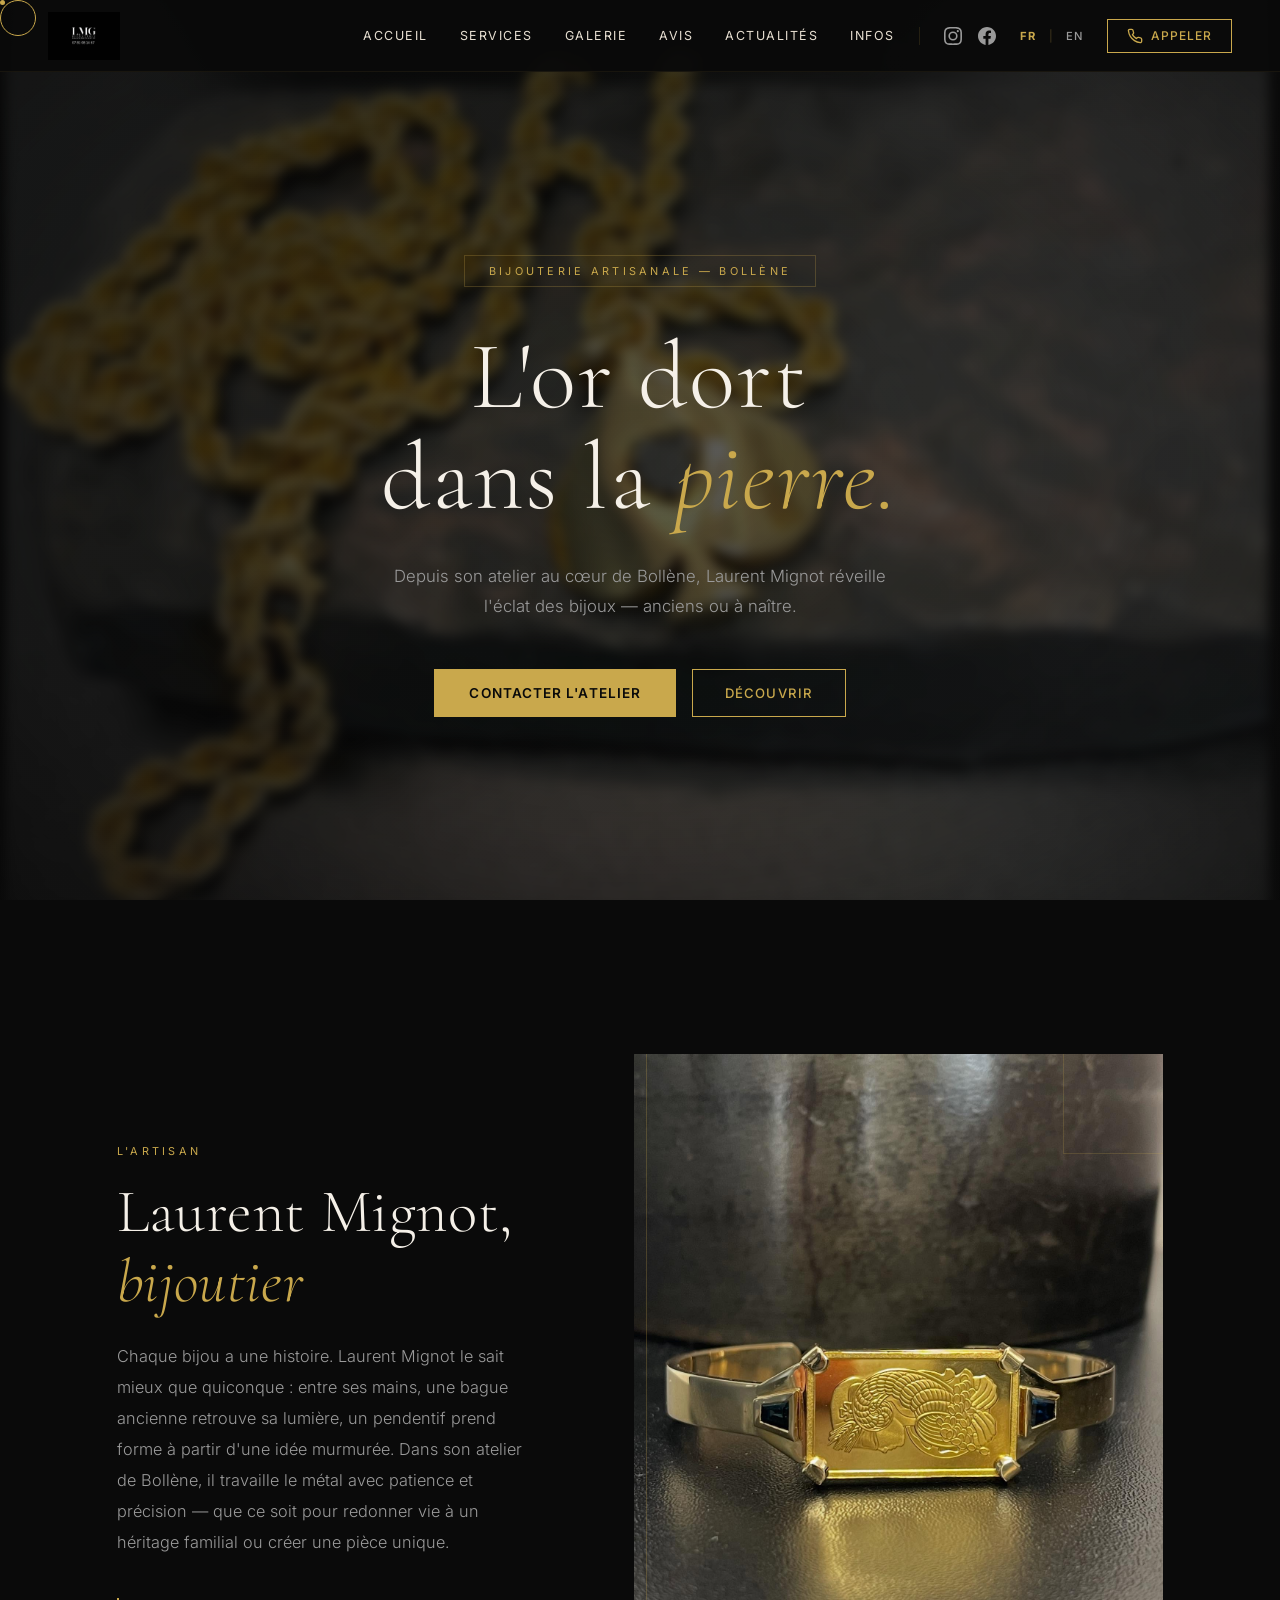
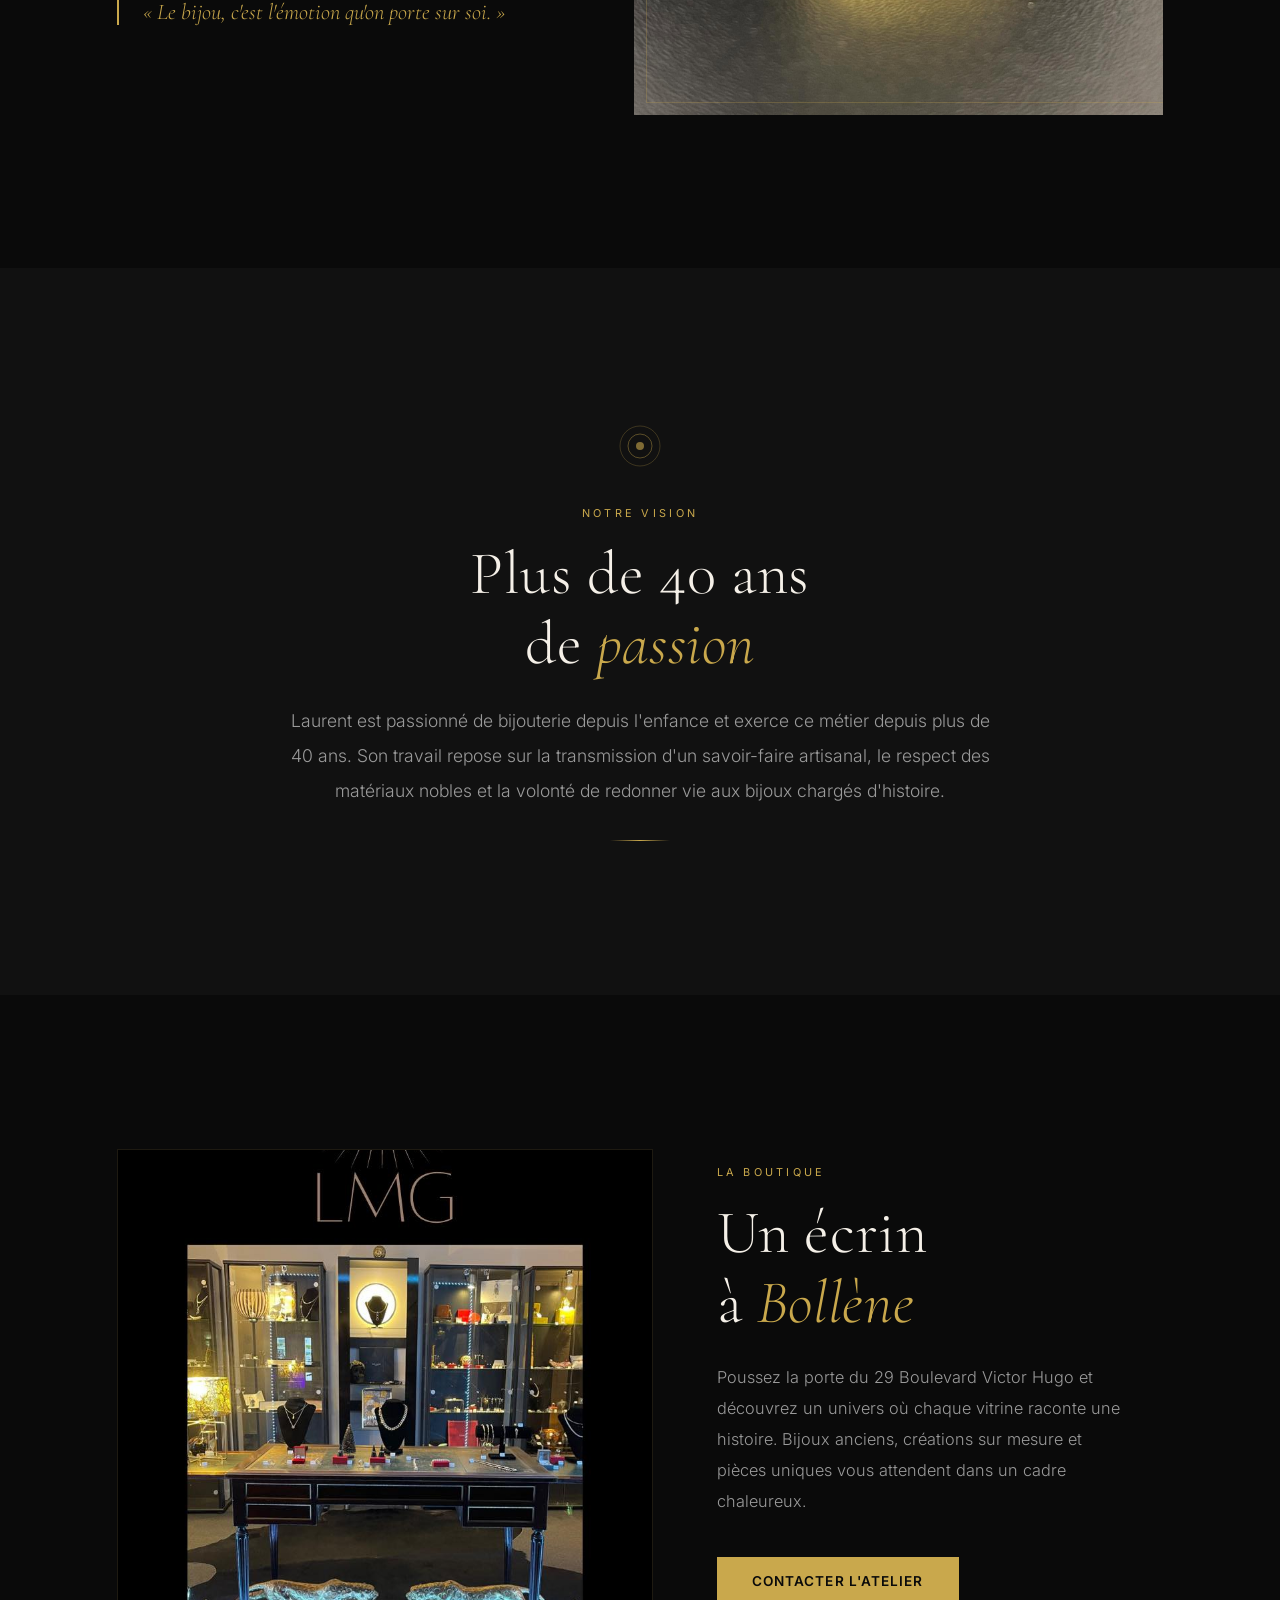
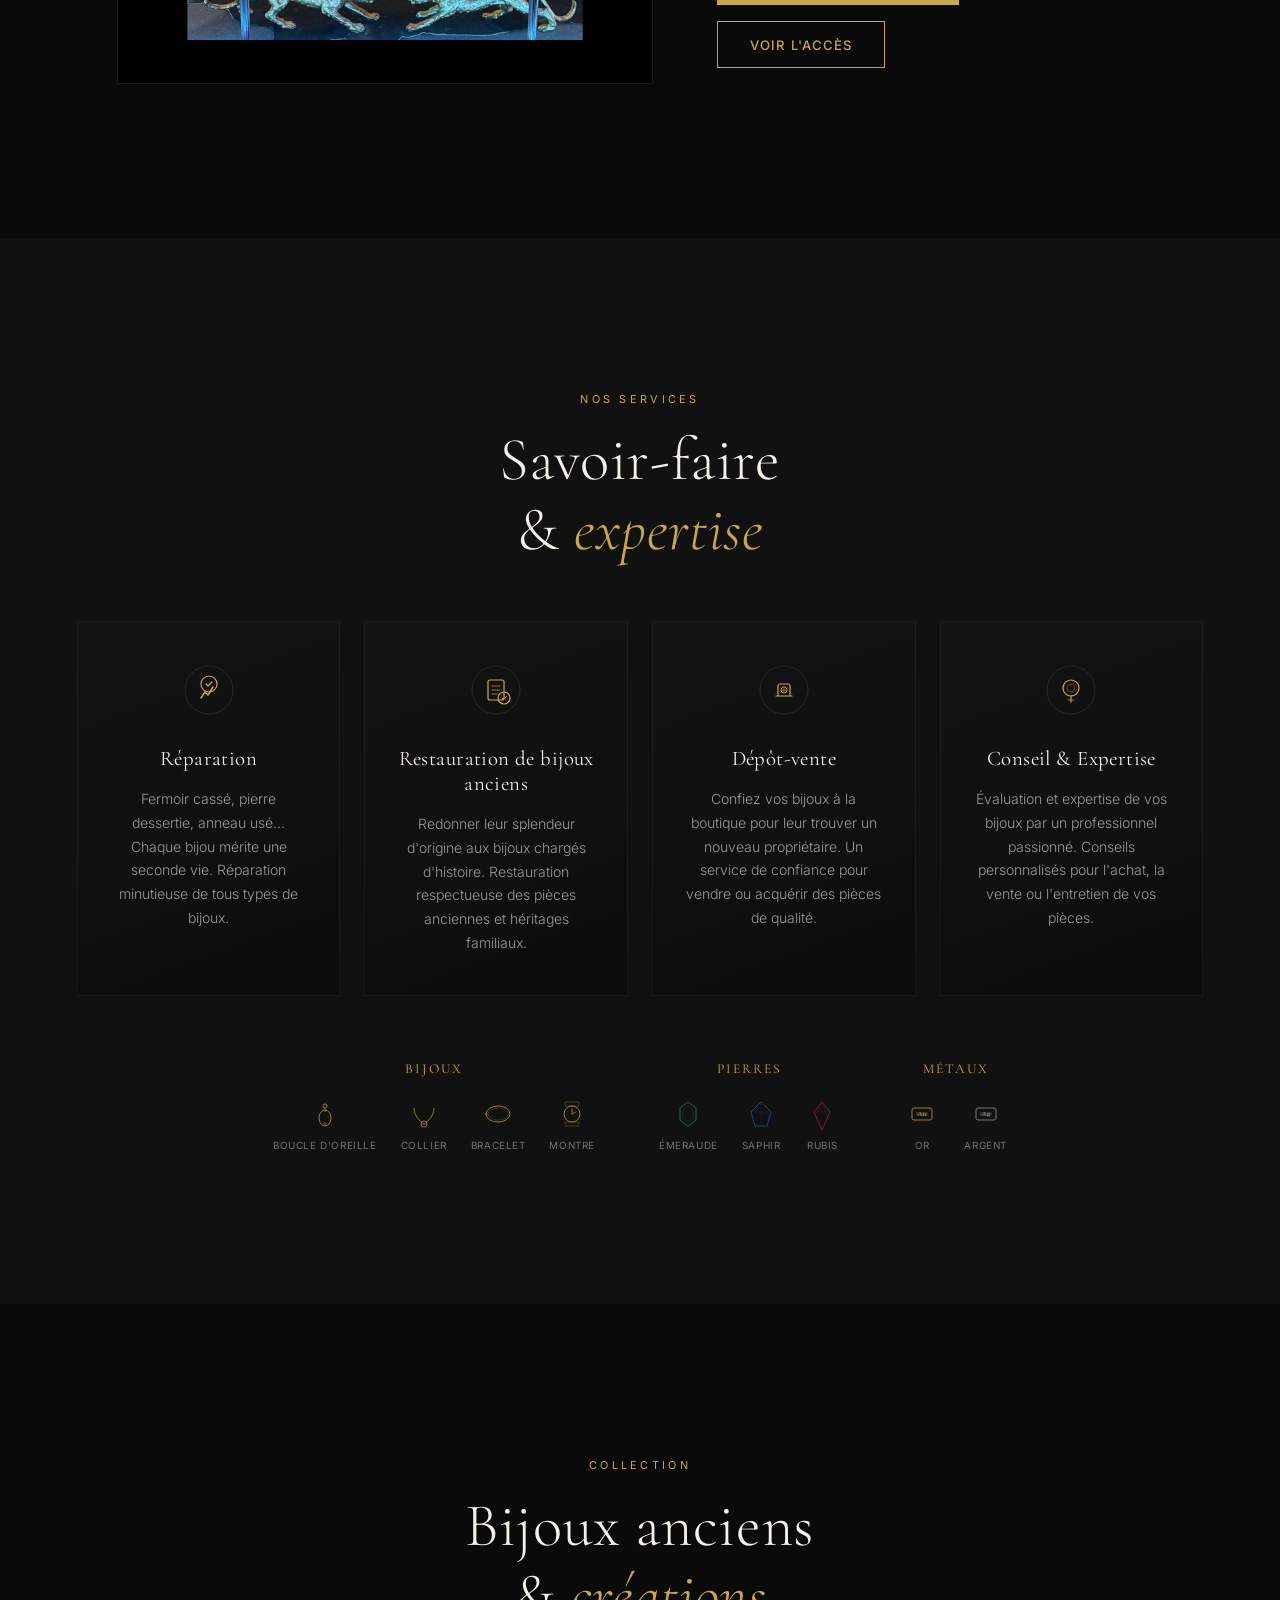
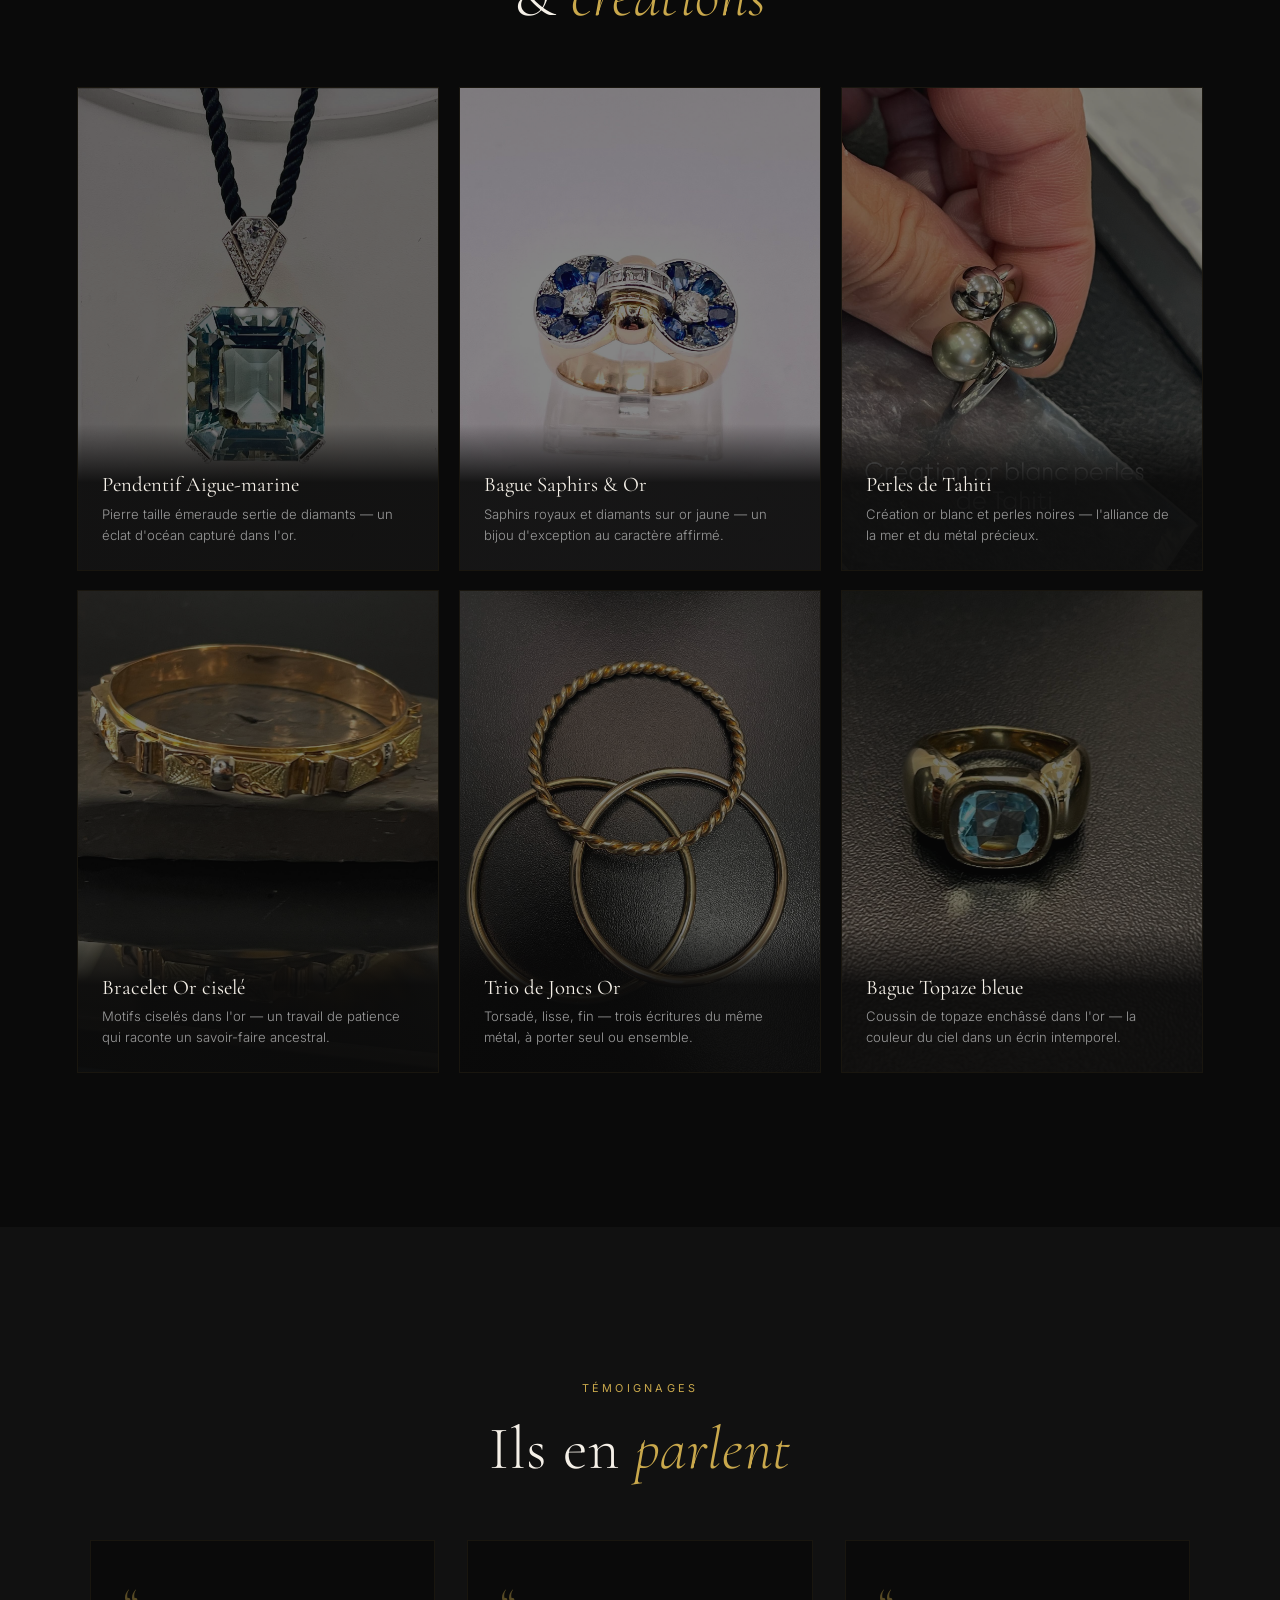
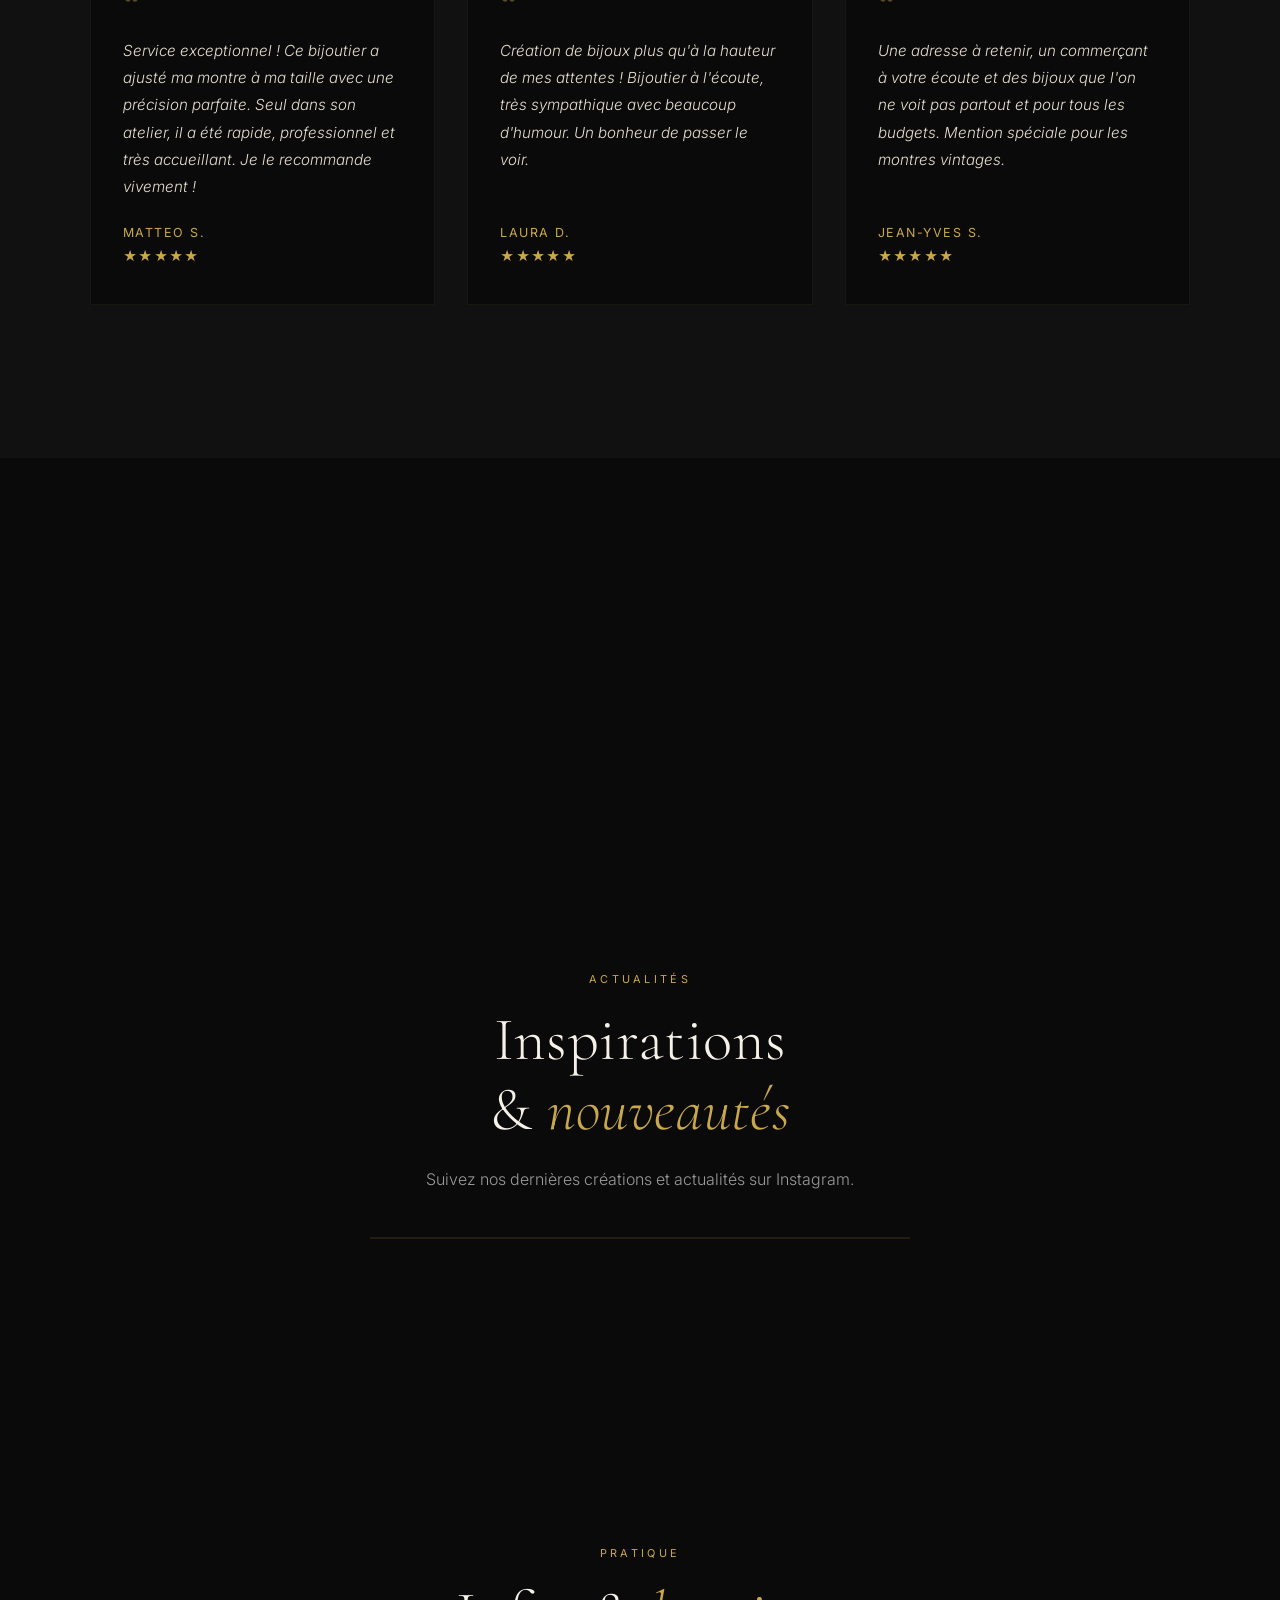
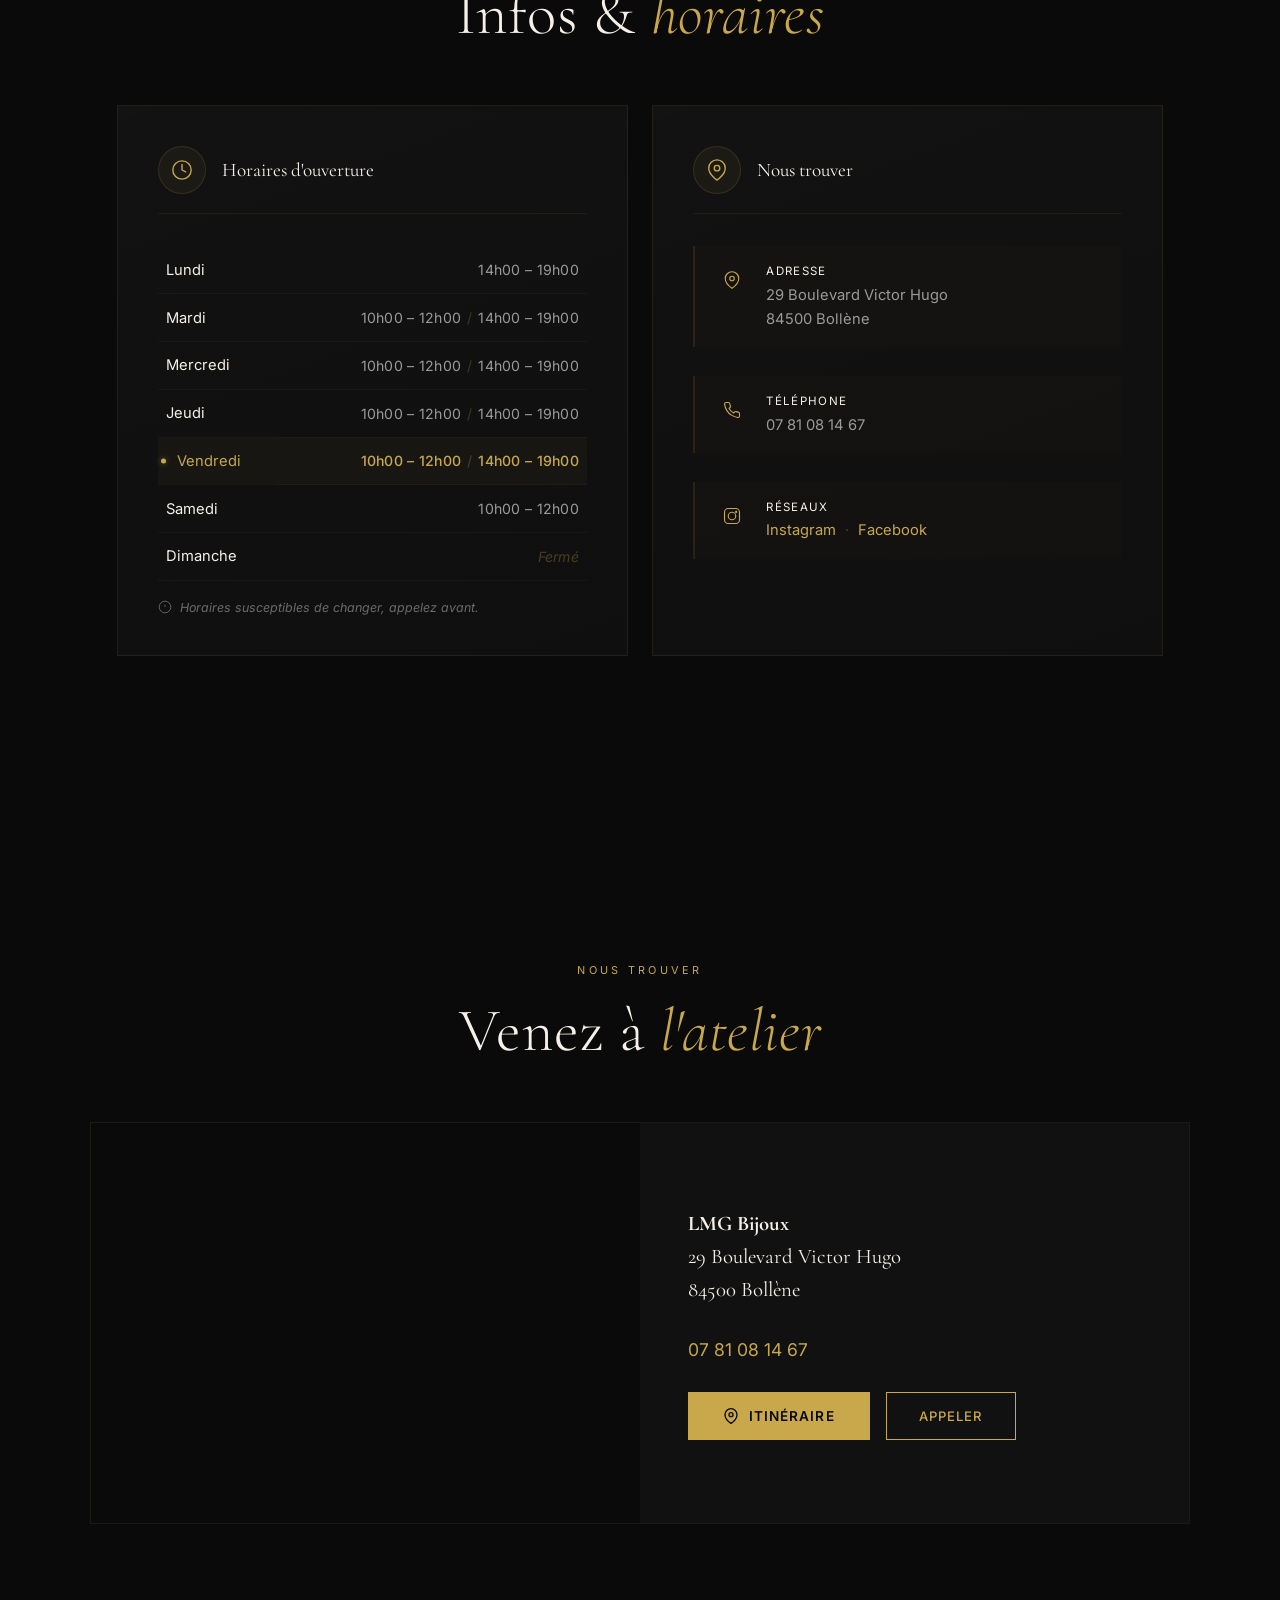
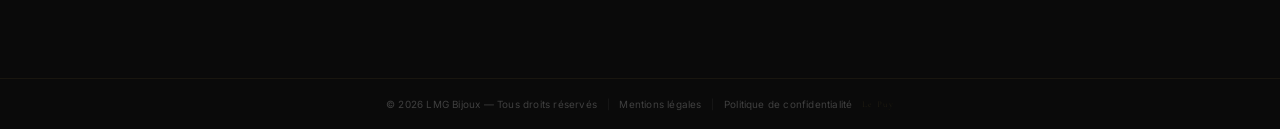
<file: index.html>
<!DOCTYPE html>
<html lang="fr">
<head>
  <meta charset="UTF-8">
  <meta name="viewport" content="width=device-width, initial-scale=1.0">
  <title>LMG Bijoux — Bijouterie artisanale à Bollène | Réparation, Restauration, Expertise</title>
  <meta name="description" content="LMG Bijoux, bijouterie artisanale à Bollène. Réparation, restauration de bijoux anciens, dépôt-vente et expertise. Laurent Mignot, artisan bijoutier depuis plus de 40 ans.">
  <meta name="theme-color" content="#0A0A0A">
  <meta property="og:title" content="LMG Bijoux — Bijouterie artisanale à Bollène">
  <meta property="og:description" content="Réparation, restauration de bijoux anciens, dépôt-vente et expertise par Laurent Mignot, artisan bijoutier.">
  <meta property="og:type" content="website">

  <!-- Favicon -->
  <link rel="icon" href="favicon.ico" sizes="48x48">
  <link rel="icon" type="image/svg+xml" href="assets/favicon.svg">
  <link rel="icon" type="image/png" sizes="32x32" href="assets/favicon-32x32.png">
  <link rel="icon" type="image/png" sizes="16x16" href="assets/favicon-16x16.png">
  <link rel="apple-touch-icon" sizes="180x180" href="assets/apple-touch-icon.png">

  <!-- Fonts -->
  <link rel="preconnect" href="https://fonts.googleapis.com">
  <link rel="preconnect" href="https://fonts.gstatic.com" crossorigin>
  <link href="https://fonts.googleapis.com/css2?family=Cormorant+Garamond:ital,wght@0,300;0,400;0,500;0,600;0,700;1,300;1,400;1,500;1,600&family=Inter:wght@300;400;500;600&display=swap" rel="stylesheet">

  <link rel="stylesheet" href="css/style.css">

  <!-- Schema.org LocalBusiness + JewelryStore -->
  <script type="application/ld+json">
  {
    "@context": "https://schema.org",
    "@type": ["LocalBusiness", "JewelryStore"],
    "name": "LMG Bijoux",
    "description": "Bijouterie artisanale à Bollène. Réparation, restauration de bijoux anciens, dépôt-vente et conseil expertise de bijoux.",
    "image": "assets/photo8.jpg",
    "telephone": "+33781081467",
    "address": {
      "@type": "PostalAddress",
      "streetAddress": "29 Boulevard Victor Hugo",
      "addressLocality": "Bollène",
      "postalCode": "84500",
      "addressCountry": "FR"
    },
    "geo": {
      "@type": "GeoCoordinates",
      "latitude": 44.2804,
      "longitude": 4.7489
    },
    "url": "https://lmgbijoux.fr",
    "sameAs": [
      "https://www.instagram.com/lmgbijoux/",
      "https://www.facebook.com/profile.php?id=100083582131883"
    ],
    "openingHoursSpecification": [
      { "@type": "OpeningHoursSpecification", "dayOfWeek": "Monday", "opens": "14:00", "closes": "19:00" },
      { "@type": "OpeningHoursSpecification", "dayOfWeek": "Tuesday", "opens": "10:00", "closes": "12:00" },
      { "@type": "OpeningHoursSpecification", "dayOfWeek": "Tuesday", "opens": "14:00", "closes": "19:00" },
      { "@type": "OpeningHoursSpecification", "dayOfWeek": "Wednesday", "opens": "10:00", "closes": "12:00" },
      { "@type": "OpeningHoursSpecification", "dayOfWeek": "Wednesday", "opens": "14:00", "closes": "19:00" },
      { "@type": "OpeningHoursSpecification", "dayOfWeek": "Thursday", "opens": "10:00", "closes": "12:00" },
      { "@type": "OpeningHoursSpecification", "dayOfWeek": "Thursday", "opens": "14:00", "closes": "19:00" },
      { "@type": "OpeningHoursSpecification", "dayOfWeek": "Friday", "opens": "10:00", "closes": "12:00" },
      { "@type": "OpeningHoursSpecification", "dayOfWeek": "Friday", "opens": "14:00", "closes": "19:00" },
      { "@type": "OpeningHoursSpecification", "dayOfWeek": "Saturday", "opens": "10:00", "closes": "12:00" }
    ],
    "priceRange": "€€",
    "hasOfferCatalog": {
      "@type": "OfferCatalog",
      "name": "Services bijouterie",
      "itemListElement": [
        {
          "@type": "Offer",
          "itemOffered": {
            "@type": "Service",
            "name": "Réparation de bijoux",
            "description": "Réparation de tous types de bijoux : fermoirs, sertissages, redimensionnement, soudure."
          }
        },
        {
          "@type": "Offer",
          "itemOffered": {
            "@type": "Service",
            "name": "Restauration de bijoux anciens",
            "description": "Restauration et remise en état de bijoux anciens et héritages familiaux."
          }
        },
        {
          "@type": "Offer",
          "itemOffered": {
            "@type": "Service",
            "name": "Expertise de bijoux",
            "description": "Conseil et expertise de bijoux, évaluation de pièces précieuses."
          }
        }
      ]
    }
  }
  </script>
</head>
<body>

  <!-- Loader -->
  <div class="loader" id="loader">
    <div class="loader__text" id="loaderText"></div>
  </div>

  <!-- Custom cursor -->
  <div class="cursor-ring" id="cursorRing" aria-hidden="true"></div>
  <div class="cursor-dot" id="cursorDot" aria-hidden="true"></div>

  <!-- ====== Navigation ====== -->
  <nav class="nav" id="nav" role="navigation" aria-label="Navigation principale">
    <a href="#" class="nav__logo">
      <img class="nav__logo-img" src="assets/logo1.png" alt="LMG Bijoux — Bijouterie Galvanoplastie à Bollène">
    </a>

    <div class="nav__links">
      <a href="#hero" class="nav__link" data-fr="Accueil" data-en="Home">Accueil</a>
      <a href="#services" class="nav__link" data-fr="Services" data-en="Services">Services</a>
      <a href="#creations" class="nav__link" data-fr="Galerie" data-en="Gallery">Galerie</a>
      <a href="#avis" class="nav__link" data-fr="Avis" data-en="Reviews">Avis</a>
      <a href="#instagram" class="nav__link" data-fr="Actualités" data-en="News">Actualités</a>
      <a href="#infos" class="nav__link" data-fr="Infos" data-en="Info">Infos</a>
    </div>

    <div class="nav__social">
      <a href="https://www.instagram.com/lmgbijoux/" target="_blank" rel="noopener noreferrer" aria-label="Instagram">
        <svg viewBox="0 0 24 24"><path d="M12 2.163c3.204 0 3.584.012 4.85.07 3.252.148 4.771 1.691 4.919 4.919.058 1.265.069 1.645.069 4.849 0 3.205-.012 3.584-.069 4.849-.149 3.225-1.664 4.771-4.919 4.919-1.266.058-1.644.07-4.85.07-3.204 0-3.584-.012-4.849-.07-3.26-.149-4.771-1.699-4.919-4.92-.058-1.265-.07-1.644-.07-4.849 0-3.204.013-3.583.07-4.849.149-3.227 1.664-4.771 4.919-4.919 1.266-.057 1.645-.069 4.849-.069zM12 0C8.741 0 8.333.014 7.053.072 2.695.272.273 2.69.073 7.052.014 8.333 0 8.741 0 12c0 3.259.014 3.668.072 4.948.2 4.358 2.618 6.78 6.98 6.98C8.333 23.986 8.741 24 12 24c3.259 0 3.668-.014 4.948-.072 4.354-.2 6.782-2.618 6.979-6.98.059-1.28.073-1.689.073-4.948 0-3.259-.014-3.667-.072-4.947-.196-4.354-2.617-6.78-6.979-6.98C15.668.014 15.259 0 12 0zm0 5.838a6.162 6.162 0 100 12.324 6.162 6.162 0 000-12.324zM12 16a4 4 0 110-8 4 4 0 010 8zm6.406-11.845a1.44 1.44 0 100 2.881 1.44 1.44 0 000-2.881z"/></svg>
      </a>
      <a href="https://www.facebook.com/profile.php?id=100083582131883" target="_blank" rel="noopener noreferrer" aria-label="Facebook">
        <svg viewBox="0 0 24 24"><path d="M24 12.073c0-6.627-5.373-12-12-12s-12 5.373-12 12c0 5.99 4.388 10.954 10.125 11.854v-8.385H7.078v-3.47h3.047V9.43c0-3.007 1.792-4.669 4.533-4.669 1.312 0 2.686.235 2.686.235v2.953H15.83c-1.491 0-1.956.925-1.956 1.874v2.25h3.328l-.532 3.47h-2.796v8.385C19.612 23.027 24 18.062 24 12.073z"/></svg>
      </a>
    </div>

    <!-- Language switcher -->
    <div class="nav__lang" id="langToggle" role="radiogroup" aria-label="Switch language">
      <button class="nav__lang-btn active" data-lang="fr">FR</button>
      <span class="nav__lang-sep">|</span>
      <button class="nav__lang-btn" data-lang="en">EN</button>
    </div>

    <button class="nav__cta cta-trigger">
      <svg width="16" height="16" viewBox="0 0 24 24" fill="none" stroke="currentColor" stroke-width="2" stroke-linecap="round" stroke-linejoin="round"><path d="M22 16.92v3a2 2 0 01-2.18 2 19.79 19.79 0 01-8.63-3.07 19.5 19.5 0 01-6-6 19.79 19.79 0 01-3.07-8.67A2 2 0 014.11 2h3a2 2 0 012 1.72c.127.96.361 1.903.7 2.81a2 2 0 01-.45 2.11L8.09 9.91a16 16 0 006 6l1.27-1.27a2 2 0 012.11-.45c.907.339 1.85.573 2.81.7A2 2 0 0122 16.92z"/></svg>
      <span data-fr="Appeler" data-en="Call">Appeler</span>
    </button>

    <!-- Burger mobile -->
    <button class="nav__burger" id="navBurger" aria-label="Ouvrir le menu" aria-expanded="false">
      <span></span><span></span><span></span>
    </button>
  </nav>

  <!-- Mobile menu -->
  <div class="nav__mobile" id="navMobile">
    <a href="#hero" class="nav__mobile-link" data-fr="Accueil" data-en="Home">Accueil</a>
    <a href="#services" class="nav__mobile-link" data-fr="Services" data-en="Services">Services</a>
    <a href="#creations" class="nav__mobile-link" data-fr="Galerie" data-en="Gallery">Galerie</a>
    <a href="#avis" class="nav__mobile-link" data-fr="Avis" data-en="Reviews">Avis</a>
    <a href="#instagram" class="nav__mobile-link" data-fr="Actualités" data-en="News">Actualités</a>
    <a href="#infos" class="nav__mobile-link" data-fr="Infos" data-en="Info">Infos</a>
    <div class="nav__mobile-social">
      <a href="https://www.instagram.com/lmgbijoux/" target="_blank" rel="noopener noreferrer" aria-label="Instagram">
        <svg viewBox="0 0 24 24"><path fill="currentColor" d="M12 2.163c3.204 0 3.584.012 4.85.07 3.252.148 4.771 1.691 4.919 4.919.058 1.265.069 1.645.069 4.849 0 3.205-.012 3.584-.069 4.849-.149 3.225-1.664 4.771-4.919 4.919-1.266.058-1.644.07-4.85.07-3.204 0-3.584-.012-4.849-.07-3.26-.149-4.771-1.699-4.919-4.92-.058-1.265-.07-1.644-.07-4.849 0-3.204.013-3.583.07-4.849.149-3.227 1.664-4.771 4.919-4.919 1.266-.057 1.645-.069 4.849-.069zM12 0C8.741 0 8.333.014 7.053.072 2.695.272.273 2.69.073 7.052.014 8.333 0 8.741 0 12c0 3.259.014 3.668.072 4.948.2 4.358 2.618 6.78 6.98 6.98C8.333 23.986 8.741 24 12 24c3.259 0 3.668-.014 4.948-.072 4.354-.2 6.782-2.618 6.979-6.98.059-1.28.073-1.689.073-4.948 0-3.259-.014-3.667-.072-4.947-.196-4.354-2.617-6.78-6.979-6.98C15.668.014 15.259 0 12 0zm0 5.838a6.162 6.162 0 100 12.324 6.162 6.162 0 000-12.324zM12 16a4 4 0 110-8 4 4 0 010 8zm6.406-11.845a1.44 1.44 0 100 2.881 1.44 1.44 0 000-2.881z"/></svg>
      </a>
      <a href="https://www.facebook.com/profile.php?id=100083582131883" target="_blank" rel="noopener noreferrer" aria-label="Facebook">
        <svg viewBox="0 0 24 24"><path fill="currentColor" d="M24 12.073c0-6.627-5.373-12-12-12s-12 5.373-12 12c0 5.99 4.388 10.954 10.125 11.854v-8.385H7.078v-3.47h3.047V9.43c0-3.007 1.792-4.669 4.533-4.669 1.312 0 2.686.235 2.686.235v2.953H15.83c-1.491 0-1.956.925-1.956 1.874v2.25h3.328l-.532 3.47h-2.796v8.385C19.612 23.027 24 18.062 24 12.073z"/></svg>
      </a>
    </div>
    <!-- Mobile language toggle -->
    <button class="nav__mobile-lang" id="langToggleMobile" aria-label="Switch language">
      <span>FR</span> / <span>EN</span>
    </button>
  </div>

  <!-- ====== CTA Overlay ====== -->
  <div class="cta-overlay" id="ctaOverlay" role="dialog" aria-label="Contactez-nous" aria-hidden="true">
    <button class="cta-overlay__close" id="ctaClose" aria-label="Fermer">&times;</button>
    <div class="cta-overlay__content">
      <p class="cta-overlay__label" data-fr="Appelez l'atelier" data-en="Call the workshop">Appelez l'atelier</p>
      <p class="cta-overlay__phone" id="ctaPhone">07 81 08 14 67</p>
      <div class="cta-overlay__actions">
        <button class="btn-outline" id="copyPhone" aria-label="Copier le numéro">
          <svg width="16" height="16" viewBox="0 0 24 24" fill="none" stroke="currentColor" stroke-width="2"><rect x="9" y="9" width="13" height="13" rx="2" ry="2"/><path d="M5 15H4a2 2 0 01-2-2V4a2 2 0 012-2h9a2 2 0 012 2v1"/></svg>
          <span data-fr="Copier le numéro" data-en="Copy number">Copier le numéro</span>
        </button>
        <a href="tel:0781081467" class="btn-outline" aria-label="Appeler">
          <svg width="16" height="16" viewBox="0 0 24 24" fill="none" stroke="currentColor" stroke-width="2" stroke-linecap="round" stroke-linejoin="round"><path d="M22 16.92v3a2 2 0 01-2.18 2 19.79 19.79 0 01-8.63-3.07 19.5 19.5 0 01-6-6 19.79 19.79 0 01-3.07-8.67A2 2 0 014.11 2h3a2 2 0 012 1.72c.127.96.361 1.903.7 2.81a2 2 0 01-.45 2.11L8.09 9.91a16 16 0 006 6l1.27-1.27a2 2 0 012.11-.45c.907.339 1.85.573 2.81.7A2 2 0 0122 16.92z"/></svg>
          <span data-fr="Appeler" data-en="Call">Appeler</span>
        </a>
      </div>
    </div>
  </div>

  <!-- ====== Mobile Sticky CTA ====== -->
  <div class="mobile-cta">
    <button class="btn-cta cta-trigger" aria-label="Contacter l'atelier">
      <span data-fr="Contacter l'atelier" data-en="Contact the workshop">Contacter l'atelier</span>
    </button>
  </div>

  <!-- ====== HERO ====== -->
  <section class="hero" id="hero">
    <div class="hero__bg">
      <img class="hero__img parallax-el" data-parallax-speed="0.08" src="assets/photo8.jpg" alt="Pendentif pique en or avec diamant noir — création LMG Bijoux" loading="eager">
    </div>
    <div class="hero__overlay"></div>

    <div class="hero__content">
      <span class="hero__tag" data-fr="Bijouterie artisanale — Bollène" data-en="Artisan Jewellery — Bollène">Bijouterie artisanale — Bollène</span>
      <h1 class="hero__title" data-fr="L'or dort<br>dans la <em>pierre.</em>" data-en="Gold sleeps<br>within the <em>stone.</em>">L'or dort<br>dans la <em>pierre.</em></h1>
      <p class="hero__sub" data-fr="Depuis son atelier au cœur de Bollène, Laurent Mignot réveille l'éclat des bijoux — anciens ou à naître." data-en="From his workshop in the heart of Bollène, Laurent Mignot revives the brilliance of jewellery — antique or yet to be born.">Depuis son atelier au cœur de Bollène, Laurent Mignot réveille l'éclat des bijoux — anciens ou à naître.</p>
      <div class="hero__cta">
        <button class="btn-cta cta-trigger" data-fr="Contacter l'atelier" data-en="Contact the workshop">Contacter l'atelier</button>
        <a href="#creations" class="btn-outline" data-fr="Découvrir" data-en="Discover">Découvrir</a>
      </div>
    </div>

  </section>

  <!-- ====== ARTISAN ====== -->
  <section class="artisan" id="artisan">
    <div class="artisan__text reveal-left">
      <span class="section-tag" data-fr="L'artisan" data-en="The craftsman">L'artisan</span>
      <h2 class="section-title" data-fr="Laurent Mignot,<br><em>bijoutier</em>" data-en="Laurent Mignot,<br><em>jeweller</em>">Laurent Mignot,<br><em>bijoutier</em></h2>
      <p class="artisan__desc" data-fr="Chaque bijou a une histoire. Laurent Mignot le sait mieux que quiconque : entre ses mains, une bague ancienne retrouve sa lumière, un pendentif prend forme à partir d'une idée murmurée. Dans son atelier de Bollène, il travaille le métal avec patience et précision — que ce soit pour redonner vie à un héritage familial ou créer une pièce unique." data-en="Every piece of jewellery tells a story. Laurent Mignot knows this better than anyone: in his hands, an antique ring finds its light again, a pendant takes shape from a whispered idea. In his Bollène workshop, he works metal with patience and precision — whether reviving a family heirloom or creating a unique piece.">
        Chaque bijou a une histoire. Laurent Mignot le sait mieux que quiconque : entre ses mains, une bague ancienne retrouve sa lumière, un pendentif prend forme à partir d'une idée murmurée. Dans son atelier de Bollène, il travaille le métal avec patience et précision — que ce soit pour redonner vie à un héritage familial ou créer une pièce unique.
      </p>
      <p class="artisan__detail" data-fr="« Le bijou, c'est l'émotion qu'on porte sur soi. »" data-en="&quot;A jewel is the emotion you wear.&quot;">« Le bijou, c'est l'émotion qu'on porte sur soi. »</p>
    </div>
    <div class="artisan__image reveal-right">
      <div class="artisan__visual">
        <img class="artisan__photo" src="assets/photo5.jpg" alt="Bracelet or gravé avec lingot et saphirs — création artisanale LMG Bijoux" loading="lazy" style="object-position: center 45%;">
        <div class="artisan__photo-border" aria-hidden="true"></div>
      </div>
    </div>
  </section>

  <!-- ====== VISION / HISTOIRE ====== -->
  <section class="vision" id="vision">
    <div class="vision__inner reveal">
      <div class="vision__icon" aria-hidden="true">
        <svg width="48" height="48" viewBox="0 0 48 48" fill="none">
          <circle cx="24" cy="24" r="20" stroke="#C9A84C" stroke-width="0.8" opacity="0.3"/>
          <circle cx="24" cy="24" r="12" stroke="#C9A84C" stroke-width="0.8" opacity="0.5"/>
          <circle cx="24" cy="24" r="4" fill="#C9A84C" opacity="0.6"/>
        </svg>
      </div>
      <span class="section-tag" data-fr="Notre vision" data-en="Our vision">Notre vision</span>
      <h2 class="section-title" data-fr="Plus de 40 ans<br>de <em>passion</em>" data-en="More than 40 years<br>of <em>passion</em>">Plus de 40 ans<br>de <em>passion</em></h2>
      <p class="vision__text" data-fr="Laurent est passionné de bijouterie depuis l'enfance et exerce ce métier depuis plus de 40 ans. Son travail repose sur la transmission d'un savoir-faire artisanal, le respect des matériaux nobles et la volonté de redonner vie aux bijoux chargés d'histoire." data-en="Laurent has been passionate about jewellery since childhood and has practised this craft for over 40 years. His work is built on the transmission of artisanal expertise, respect for noble materials, and the desire to breathe new life into jewellery steeped in history.">
        Laurent est passionné de bijouterie depuis l'enfance et exerce ce métier depuis plus de 40 ans. Son travail repose sur la transmission d'un savoir-faire artisanal, le respect des matériaux nobles et la volonté de redonner vie aux bijoux chargés d'histoire.
      </p>
      <div class="vision__line" aria-hidden="true"></div>
    </div>
  </section>

  <!-- ====== BOUTIQUE ====== -->
  <section class="boutique reveal" id="boutique">
    <div class="boutique__inner">
      <div class="boutique__img-wrap">
        <img class="boutique__img" src="assets/photo40.jpg" alt="Intérieur de la boutique LMG Bijoux à Bollène" loading="lazy">
      </div>
      <div class="boutique__text">
        <span class="section-tag" data-fr="La boutique" data-en="The shop">La boutique</span>
        <h2 class="section-title" data-fr="Un écrin<br>à <em>Bollène</em>" data-en="A jewel box<br>in <em>Bollène</em>">Un écrin<br>à <em>Bollène</em></h2>
        <p class="boutique__desc" data-fr="Poussez la porte du 29 Boulevard Victor Hugo et découvrez un univers où chaque vitrine raconte une histoire. Bijoux anciens, créations sur mesure et pièces uniques vous attendent dans un cadre chaleureux." data-en="Push open the door at 29 Boulevard Victor Hugo and discover a world where every display case tells a story. Antique jewellery, bespoke creations and unique pieces await you in a warm setting.">Poussez la porte du 29 Boulevard Victor Hugo et découvrez un univers où chaque vitrine raconte une histoire. Bijoux anciens, créations sur mesure et pièces uniques vous attendent dans un cadre chaleureux.</p>
        <div class="boutique__actions">
          <button class="btn-cta cta-trigger" data-fr="Contacter l'atelier" data-en="Contact the workshop">Contacter l'atelier</button>
          <a href="#acces" class="btn-outline" data-fr="Voir l'accès" data-en="Find us">Voir l'accès</a>
        </div>
      </div>
    </div>
  </section>

  <!-- ====== SERVICES (fusionné Création + Réparation) ====== -->
  <section class="services-new" id="services">
    <div style="text-align:center;" class="reveal">
      <span class="section-tag" data-fr="Nos services" data-en="Our services">Nos services</span>
      <h2 class="section-title" data-fr="Savoir-faire<br>& <em>expertise</em>" data-en="Craftsmanship<br>& <em>expertise</em>">Savoir-faire<br>& <em>expertise</em></h2>
    </div>

    <!-- 4 services cards -->
    <div class="services-new__grid">
      <!-- Réparation -->
      <div class="service-card reveal" style="transition-delay: 0.1s">
        <div class="service-card__icon">
          <svg width="56" height="56" viewBox="0 0 56 56" fill="none" xmlns="http://www.w3.org/2000/svg">
            <circle cx="28" cy="28" r="24" stroke="#C9A84C" stroke-width="0.8" opacity="0.2"/>
            <path d="M20 36l4-6 3 3 5-8" stroke="#C9A84C" stroke-width="1.5" stroke-linecap="round" stroke-linejoin="round"/>
            <circle cx="28" cy="22" r="8" stroke="#C9A84C" stroke-width="1.2" fill="none"/>
            <path d="M25 22l2 2 4-4" stroke="#C9A84C" stroke-width="1.2" stroke-linecap="round" stroke-linejoin="round"/>
          </svg>
        </div>
        <h3 class="service-card__title" data-fr="Réparation" data-en="Repair">Réparation</h3>
        <p class="service-card__desc" data-fr="Fermoir cassé, pierre dessertie, anneau usé… Chaque bijou mérite une seconde vie. Réparation minutieuse de tous types de bijoux." data-en="Broken clasp, loose stone, worn band… Every jewel deserves a second life. Meticulous repair of all types of jewellery.">Fermoir cassé, pierre dessertie, anneau usé… Chaque bijou mérite une seconde vie. Réparation minutieuse de tous types de bijoux.</p>
      </div>

      <!-- Restauration bijoux anciens -->
      <div class="service-card reveal" style="transition-delay: 0.2s">
        <div class="service-card__icon">
          <svg width="56" height="56" viewBox="0 0 56 56" fill="none" xmlns="http://www.w3.org/2000/svg">
            <circle cx="28" cy="28" r="24" stroke="#C9A84C" stroke-width="0.8" opacity="0.2"/>
            <rect x="20" y="18" width="16" height="20" rx="2" stroke="#C9A84C" stroke-width="1.2" fill="none"/>
            <path d="M24 24h8M24 28h8M24 32h5" stroke="#C9A84C" stroke-width="1" stroke-linecap="round" opacity="0.7"/>
            <circle cx="36" cy="36" r="6" stroke="#C9A84C" stroke-width="1.2" fill="none"/>
            <path d="M34 36l1.5 1.5 3-3" stroke="#C9A84C" stroke-width="1" stroke-linecap="round" stroke-linejoin="round"/>
          </svg>
        </div>
        <h3 class="service-card__title" data-fr="Restauration de bijoux anciens" data-en="Antique jewellery restoration">Restauration de bijoux anciens</h3>
        <p class="service-card__desc" data-fr="Redonner leur splendeur d'origine aux bijoux chargés d'histoire. Restauration respectueuse des pièces anciennes et héritages familiaux." data-en="Restoring original splendour to jewellery steeped in history. Respectful restoration of antique pieces and family heirlooms.">Redonner leur splendeur d'origine aux bijoux chargés d'histoire. Restauration respectueuse des pièces anciennes et héritages familiaux.</p>
      </div>

      <!-- Dépôt-vente -->
      <div class="service-card reveal" style="transition-delay: 0.3s">
        <div class="service-card__icon">
          <svg width="56" height="56" viewBox="0 0 56 56" fill="none" xmlns="http://www.w3.org/2000/svg">
            <circle cx="28" cy="28" r="24" stroke="#C9A84C" stroke-width="0.8" opacity="0.2"/>
            <path d="M22 34V24a2 2 0 012-2h8a2 2 0 012 2v10" stroke="#C9A84C" stroke-width="1.2" fill="none"/>
            <path d="M20 34h16" stroke="#C9A84C" stroke-width="1.2" stroke-linecap="round"/>
            <circle cx="28" cy="28" r="3" stroke="#C9A84C" stroke-width="1" fill="none"/>
            <path d="M28 26v4M26 28h4" stroke="#C9A84C" stroke-width="0.8" stroke-linecap="round" opacity="0.7"/>
          </svg>
        </div>
        <h3 class="service-card__title" data-fr="Dépôt-vente" data-en="Consignment">Dépôt-vente</h3>
        <p class="service-card__desc" data-fr="Confiez vos bijoux à la boutique pour leur trouver un nouveau propriétaire. Un service de confiance pour vendre ou acquérir des pièces de qualité." data-en="Entrust your jewellery to the shop to find a new owner. A trusted service to sell or acquire quality pieces.">Confiez vos bijoux à la boutique pour leur trouver un nouveau propriétaire. Un service de confiance pour vendre ou acquérir des pièces de qualité.</p>
      </div>

      <!-- Conseil / Expertise -->
      <div class="service-card reveal" style="transition-delay: 0.4s">
        <div class="service-card__icon">
          <svg width="56" height="56" viewBox="0 0 56 56" fill="none" xmlns="http://www.w3.org/2000/svg">
            <circle cx="28" cy="28" r="24" stroke="#C9A84C" stroke-width="0.8" opacity="0.2"/>
            <circle cx="28" cy="26" r="8" stroke="#C9A84C" stroke-width="1.2" fill="none"/>
            <circle cx="28" cy="26" r="4" stroke="#C9A84C" stroke-width="0.8" fill="none" opacity="0.5"/>
            <line x1="28" y1="34" x2="28" y2="40" stroke="#C9A84C" stroke-width="1.2" stroke-linecap="round"/>
            <line x1="25" y1="38" x2="31" y2="38" stroke="#C9A84C" stroke-width="1" stroke-linecap="round" opacity="0.7"/>
          </svg>
        </div>
        <h3 class="service-card__title" data-fr="Conseil & Expertise" data-en="Advice & Appraisal">Conseil & Expertise</h3>
        <p class="service-card__desc" data-fr="Évaluation et expertise de vos bijoux par un professionnel passionné. Conseils personnalisés pour l'achat, la vente ou l'entretien de vos pièces." data-en="Evaluation and appraisal of your jewellery by a passionate professional. Personalised advice for buying, selling or maintaining your pieces.">Évaluation et expertise de vos bijoux par un professionnel passionné. Conseils personnalisés pour l'achat, la vente ou l'entretien de vos pièces.</p>
      </div>
    </div>

    <!-- Icônes spécialités : Bijoux, Pierres, Métaux -->
    <div class="services-new__specialties reveal">
      <div class="specialty-group">
        <h4 class="specialty-group__title" data-fr="Bijoux" data-en="Jewellery">Bijoux</h4>
        <div class="specialty-group__icons">
          <!-- Boucle d'oreille -->
          <div class="specialty-icon" title="Boucle d'oreille">
            <svg width="36" height="36" viewBox="0 0 36 36" fill="none">
              <circle cx="18" cy="10" r="2" stroke="#C9A84C" stroke-width="1"/>
              <path d="M18 12v4" stroke="#C9A84C" stroke-width="1"/>
              <ellipse cx="18" cy="22" rx="6" ry="8" stroke="#C9A84C" stroke-width="1" fill="none"/>
              <circle cx="18" cy="28" r="2" fill="#C9A84C" opacity="0.4"/>
            </svg>
            <span data-fr="Boucle d'oreille" data-en="Earring">Boucle d'oreille</span>
          </div>
          <!-- Collier -->
          <div class="specialty-icon" title="Collier">
            <svg width="36" height="36" viewBox="0 0 36 36" fill="none">
              <path d="M8 12c0 10 10 16 10 16s10-6 10-16" stroke="#C9A84C" stroke-width="1" fill="none"/>
              <circle cx="18" cy="28" r="3" stroke="#C9A84C" stroke-width="1" fill="none"/>
              <circle cx="18" cy="28" r="1" fill="#C9A84C" opacity="0.5"/>
            </svg>
            <span data-fr="Collier" data-en="Necklace">Collier</span>
          </div>
          <!-- Bracelet -->
          <div class="specialty-icon" title="Bracelet">
            <svg width="36" height="36" viewBox="0 0 36 36" fill="none">
              <ellipse cx="18" cy="18" rx="12" ry="8" stroke="#C9A84C" stroke-width="1" fill="none"/>
              <ellipse cx="18" cy="18" rx="10" ry="6" stroke="#C9A84C" stroke-width="0.6" fill="none" opacity="0.5"/>
              <circle cx="6" cy="18" r="1.5" fill="#C9A84C" opacity="0.4"/>
            </svg>
            <span data-fr="Bracelet" data-en="Bracelet">Bracelet</span>
          </div>
          <!-- Montre -->
          <div class="specialty-icon" title="Montre">
            <svg width="36" height="36" viewBox="0 0 36 36" fill="none">
              <rect x="11" y="6" width="14" height="4" rx="1" stroke="#C9A84C" stroke-width="0.8" fill="none" opacity="0.5"/>
              <rect x="11" y="26" width="14" height="4" rx="1" stroke="#C9A84C" stroke-width="0.8" fill="none" opacity="0.5"/>
              <circle cx="18" cy="18" r="8" stroke="#C9A84C" stroke-width="1" fill="none"/>
              <line x1="18" y1="13" x2="18" y2="18" stroke="#C9A84C" stroke-width="1" stroke-linecap="round"/>
              <line x1="18" y1="18" x2="22" y2="16" stroke="#C9A84C" stroke-width="0.8" stroke-linecap="round"/>
            </svg>
            <span data-fr="Montre" data-en="Watch">Montre</span>
          </div>
        </div>
      </div>

      <div class="specialty-group">
        <h4 class="specialty-group__title" data-fr="Pierres" data-en="Gemstones">Pierres</h4>
        <div class="specialty-group__icons">
          <!-- Émeraude -->
          <div class="specialty-icon" title="Émeraude">
            <svg width="36" height="36" viewBox="0 0 36 36" fill="none">
              <polygon points="18,6 26,12 26,24 18,30 10,24 10,12" stroke="#2D8C5A" stroke-width="1" fill="none"/>
              <polygon points="18,10 23,14 23,22 18,26 13,22 13,14" stroke="#2D8C5A" stroke-width="0.6" fill="none" opacity="0.5"/>
            </svg>
            <span data-fr="Émeraude" data-en="Emerald">Émeraude</span>
          </div>
          <!-- Saphir -->
          <div class="specialty-icon" title="Saphir">
            <svg width="36" height="36" viewBox="0 0 36 36" fill="none">
              <polygon points="18,6 28,16 24,30 12,30 8,16" stroke="#2856A3" stroke-width="1" fill="none"/>
              <line x1="18" y1="6" x2="18" y2="30" stroke="#2856A3" stroke-width="0.5" opacity="0.4"/>
              <line x1="8" y1="16" x2="28" y2="16" stroke="#2856A3" stroke-width="0.5" opacity="0.4"/>
            </svg>
            <span data-fr="Saphir" data-en="Sapphire">Saphir</span>
          </div>
          <!-- Rubis -->
          <div class="specialty-icon" title="Rubis">
            <svg width="36" height="36" viewBox="0 0 36 36" fill="none">
              <path d="M18 6l8 10-8 18-8-18 8-10z" stroke="#B22234" stroke-width="1" fill="none"/>
              <path d="M10 16h16" stroke="#B22234" stroke-width="0.5" opacity="0.4"/>
              <path d="M14 16l4-10 4 10" stroke="#B22234" stroke-width="0.5" opacity="0.4"/>
            </svg>
            <span data-fr="Rubis" data-en="Ruby">Rubis</span>
          </div>
        </div>
      </div>

      <div class="specialty-group">
        <h4 class="specialty-group__title" data-fr="Métaux" data-en="Metals">Métaux</h4>
        <div class="specialty-group__icons">
          <!-- Or -->
          <div class="specialty-icon" title="Or">
            <svg width="36" height="36" viewBox="0 0 36 36" fill="none">
              <rect x="8" y="12" width="20" height="12" rx="2" stroke="#C9A84C" stroke-width="1" fill="none"/>
              <rect x="12" y="16" width="12" height="4" rx="1" fill="#C9A84C" opacity="0.3"/>
              <text x="18" y="20" font-family="serif" font-size="7" fill="#C9A84C" text-anchor="middle" font-weight="600">Au</text>
            </svg>
            <span data-fr="Or" data-en="Gold">Or</span>
          </div>
          <!-- Argent -->
          <div class="specialty-icon" title="Argent">
            <svg width="36" height="36" viewBox="0 0 36 36" fill="none">
              <rect x="8" y="12" width="20" height="12" rx="2" stroke="#A0A0A0" stroke-width="1" fill="none"/>
              <rect x="12" y="16" width="12" height="4" rx="1" fill="#A0A0A0" opacity="0.3"/>
              <text x="18" y="20" font-family="serif" font-size="7" fill="#A0A0A0" text-anchor="middle" font-weight="600">Ag</text>
            </svg>
            <span data-fr="Argent" data-en="Silver">Argent</span>
          </div>
        </div>
      </div>
    </div>
  </section>

  <!-- ====== CRÉATIONS / GALERIE ====== -->
  <section class="creations" id="creations">
    <div style="text-align:center;" class="reveal">
      <span class="section-tag" data-fr="Collection" data-en="Collection">Collection</span>
      <h2 class="section-title" data-fr="Bijoux anciens<br>& <em>créations</em>" data-en="Antique jewellery<br>& <em>creations</em>">Bijoux anciens<br>& <em>créations</em></h2>
    </div>

    <!-- Galerie statique (fallback quand Google Sheet non configuré) -->
    <div class="creations__grid" id="galerieGrid">
      <div class="creation-card creation-card--light reveal" style="transition-delay: 0.1s">
        <img class="creation-card__img" src="assets/photo1.jpg" alt="Pendentif aigue-marine taille émeraude, diamants et cordon noir" loading="lazy" style="object-position: center 50%;">
        <div class="creation-card__content">
          <h3 class="creation-card__title">Pendentif Aigue-marine</h3>
          <p class="creation-card__desc" data-fr="Pierre taille émeraude sertie de diamants — un éclat d'océan capturé dans l'or." data-en="Emerald-cut stone set with diamonds — an ocean's sparkle captured in gold.">Pierre taille émeraude sertie de diamants — un éclat d'océan capturé dans l'or.</p>
        </div>
      </div>
      <div class="creation-card creation-card--light reveal" style="transition-delay: 0.15s">
        <img class="creation-card__img" src="assets/photo2.jpg" alt="Bague or et saphirs bleus avec diamants" loading="lazy" style="object-position: center 38%;">
        <div class="creation-card__content">
          <h3 class="creation-card__title">Bague Saphirs & Or</h3>
          <p class="creation-card__desc" data-fr="Saphirs royaux et diamants sur or jaune — un bijou d'exception au caractère affirmé." data-en="Royal sapphires and diamonds on yellow gold — an exceptional jewel with bold character.">Saphirs royaux et diamants sur or jaune — un bijou d'exception au caractère affirmé.</p>
        </div>
      </div>
      <div class="creation-card creation-card--light reveal" style="transition-delay: 0.2s">
        <img class="creation-card__img" src="assets/photo3.jpg" alt="Bague or blanc perles de Tahiti" loading="lazy" style="object-position: 55% 35%;">
        <div class="creation-card__content">
          <h3 class="creation-card__title">Perles de Tahiti</h3>
          <p class="creation-card__desc" data-fr="Création or blanc et perles noires — l'alliance de la mer et du métal précieux." data-en="White gold and black pearl creation — the union of sea and precious metal.">Création or blanc et perles noires — l'alliance de la mer et du métal précieux.</p>
        </div>
      </div>
      <div class="creation-card reveal" style="transition-delay: 0.25s">
        <img class="creation-card__img" src="assets/photo4.jpg" alt="Bracelet or ciselé avec motifs artisanaux" loading="lazy" style="object-position: center 35%;">
        <div class="creation-card__content">
          <h3 class="creation-card__title">Bracelet Or ciselé</h3>
          <p class="creation-card__desc" data-fr="Motifs ciselés dans l'or — un travail de patience qui raconte un savoir-faire ancestral." data-en="Chiselled gold patterns — patient work that speaks of ancestral craftsmanship.">Motifs ciselés dans l'or — un travail de patience qui raconte un savoir-faire ancestral.</p>
        </div>
      </div>
      <div class="creation-card reveal" style="transition-delay: 0.3s">
        <img class="creation-card__img" src="assets/photo6.jpg" alt="Trio de bracelets joncs en or" loading="lazy" style="object-position: center 35%;">
        <div class="creation-card__content">
          <h3 class="creation-card__title">Trio de Joncs Or</h3>
          <p class="creation-card__desc" data-fr="Torsadé, lisse, fin — trois écritures du même métal, à porter seul ou ensemble." data-en="Twisted, smooth, fine — three expressions of the same metal, worn alone or together.">Torsadé, lisse, fin — trois écritures du même métal, à porter seul ou ensemble.</p>
        </div>
      </div>
      <div class="creation-card reveal" style="transition-delay: 0.35s">
        <img class="creation-card__img" src="assets/photo7.jpg" alt="Bague or avec topaze bleue" loading="lazy" style="object-position: center 40%;">
        <div class="creation-card__content">
          <h3 class="creation-card__title">Bague Topaze bleue</h3>
          <p class="creation-card__desc" data-fr="Coussin de topaze enchâssé dans l'or — la couleur du ciel dans un écrin intemporel." data-en="Cushion topaz set in gold — the colour of sky in a timeless setting.">Coussin de topaze enchâssé dans l'or — la couleur du ciel dans un écrin intemporel.</p>
        </div>
      </div>
    </div>
  </section>

  <!-- ====== AVIS CLIENTS ====== -->
  <section class="avis" id="avis">
    <div class="reveal">
      <span class="section-tag" data-fr="Témoignages" data-en="Testimonials">Témoignages</span>
      <h2 class="section-title" data-fr="Ils en <em>parlent</em>" data-en="What they <em>say</em>">Ils en <em>parlent</em></h2>
    </div>
    <div class="avis__grid" id="avisGrid">
      <!-- Vrais avis Google (fallback) — seront remplacés par Google Sheet -->
      <div class="avis-card reveal" style="transition-delay: 0.1s">
        <div class="avis-card__quote">&ldquo;</div>
        <p class="avis-card__text" data-fr="Service exceptionnel ! Ce bijoutier a ajusté ma montre à ma taille avec une précision parfaite. Seul dans son atelier, il a été rapide, professionnel et très accueillant. Je le recommande vivement !" data-en="Exceptional service! This jeweller adjusted my watch to size with perfect precision. Working alone in his workshop, he was fast, professional and very welcoming. Highly recommend!">Service exceptionnel ! Ce bijoutier a ajusté ma montre à ma taille avec une précision parfaite. Seul dans son atelier, il a été rapide, professionnel et très accueillant. Je le recommande vivement !</p>
        <p class="avis-card__author">Matteo S.</p>
        <div class="avis-card__stars">★★★★★</div>
      </div>
      <div class="avis-card reveal" style="transition-delay: 0.2s">
        <div class="avis-card__quote">&ldquo;</div>
        <p class="avis-card__text" data-fr="Création de bijoux plus qu'à la hauteur de mes attentes ! Bijoutier à l'écoute, très sympathique avec beaucoup d'humour. Un bonheur de passer le voir." data-en="Jewellery creation far beyond my expectations! A jeweller who listens, very friendly with great humour. A joy to visit.">Création de bijoux plus qu'à la hauteur de mes attentes ! Bijoutier à l'écoute, très sympathique avec beaucoup d'humour. Un bonheur de passer le voir.</p>
        <p class="avis-card__author">Laura D.</p>
        <div class="avis-card__stars">★★★★★</div>
      </div>
      <div class="avis-card reveal" style="transition-delay: 0.3s">
        <div class="avis-card__quote">&ldquo;</div>
        <p class="avis-card__text" data-fr="Une adresse à retenir, un commerçant à votre écoute et des bijoux que l'on ne voit pas partout et pour tous les budgets. Mention spéciale pour les montres vintages." data-en="An address to remember, a shopkeeper who truly listens, and jewellery you won't find everywhere, for all budgets. Special mention for the vintage watches.">Une adresse à retenir, un commerçant à votre écoute et des bijoux que l'on ne voit pas partout et pour tous les budgets. Mention spéciale pour les montres vintages.</p>
        <p class="avis-card__author">Jean-Yves S.</p>
        <div class="avis-card__stars">★★★★★</div>
      </div>
    </div>
  </section>

  <!-- ====== PARALLAX SOLEIL (logo) ====== -->
  <section class="parallax-sun" id="parallaxSun" aria-hidden="true">
    <div class="parallax-sun__bg parallax-el" data-parallax-speed="0.15">
      <svg class="parallax-sun__svg" viewBox="0 0 400 400" xmlns="http://www.w3.org/2000/svg">
        <!-- Soleil stylisé LMG -->
        <circle cx="200" cy="200" r="60" stroke="#C9A84C" stroke-width="1" fill="none" opacity="0.3"/>
        <circle cx="200" cy="200" r="40" stroke="#C9A84C" stroke-width="0.8" fill="none" opacity="0.2"/>
        <circle cx="200" cy="200" r="20" fill="#C9A84C" opacity="0.08"/>
        <!-- Rayons -->
        <g stroke="#C9A84C" stroke-width="0.6" opacity="0.2">
          <line x1="200" y1="130" x2="200" y2="80"/>
          <line x1="200" y1="270" x2="200" y2="320"/>
          <line x1="130" y1="200" x2="80" y2="200"/>
          <line x1="270" y1="200" x2="320" y2="200"/>
          <line x1="150" y1="150" x2="115" y2="115"/>
          <line x1="250" y1="250" x2="285" y2="285"/>
          <line x1="250" y1="150" x2="285" y2="115"/>
          <line x1="150" y1="250" x2="115" y2="285"/>
          <!-- Rayons secondaires -->
          <line x1="175" y1="137" x2="160" y2="100"/>
          <line x1="225" y1="137" x2="240" y2="100"/>
          <line x1="137" y1="175" x2="100" y2="160"/>
          <line x1="137" y1="225" x2="100" y2="240"/>
          <line x1="263" y1="175" x2="300" y2="160"/>
          <line x1="263" y1="225" x2="300" y2="240"/>
          <line x1="175" y1="263" x2="160" y2="300"/>
          <line x1="225" y1="263" x2="240" y2="300"/>
        </g>
        <!-- Texte central -->
        <text x="200" y="205" font-family="'Cormorant Garamond', serif" font-size="16" fill="#C9A84C" text-anchor="middle" opacity="0.25" letter-spacing="4">LMG</text>
      </svg>
    </div>
  </section>

  <!-- ====== INSTAGRAM FEED ====== -->
  <section class="instagram-section" id="instagram">
    <div style="text-align:center;" class="reveal">
      <span class="section-tag" data-fr="Actualités" data-en="News">Actualités</span>
      <h2 class="section-title" data-fr="Inspirations<br>& <em>nouveautés</em>" data-en="Inspirations<br>& <em>latest news</em>">Inspirations<br>& <em>nouveautés</em></h2>
      <p class="instagram-section__intro" data-fr="Suivez nos dernières créations et actualités sur Instagram." data-en="Follow our latest creations and news on Instagram.">Suivez nos dernières créations et actualités sur Instagram.</p>
    </div>
    <div class="instagram-embed reveal" id="instagramFeed">
      <blockquote class="instagram-media"
        data-instgrm-permalink="https://www.instagram.com/lmgbijoux/"
        data-instgrm-version="14"
        style="background:#0a0a0a; border:1px solid rgba(201,168,76,0.12); border-radius:0; margin:0 auto; max-width:540px; width:100%; padding:0;">
      </blockquote>
    </div>
    <script async src="//www.instagram.com/embed.js"></script>
  </section>

  <!-- ====== INFOS, HORAIRES & CONTACT ====== -->
  <section class="infos" id="infos">
    <div class="reveal" style="text-align:center;">
      <span class="section-tag" data-fr="Pratique" data-en="Practical">Pratique</span>
      <h2 class="section-title" data-fr="Infos & <em>horaires</em>" data-en="Info & <em>hours</em>">Infos & <em>horaires</em></h2>
    </div>
    <div class="infos__grid">
      <!-- Carte Horaires -->
      <div class="infos__card infos__card--horaires reveal-left">
        <div class="infos__card-header">
          <div class="infos__card-icon">
            <svg width="22" height="22" viewBox="0 0 24 24" fill="none" stroke="currentColor" stroke-width="1.5" stroke-linecap="round" stroke-linejoin="round"><circle cx="12" cy="12" r="10"/><polyline points="12 6 12 12 16 14"/></svg>
          </div>
          <h3 class="infos__card-title" data-fr="Horaires d'ouverture" data-en="Opening hours">Horaires d'ouverture</h3>
        </div>
        <table class="horaires__table">
          <tbody>
            <tr data-day="1"><td data-fr="Lundi" data-en="Monday">Lundi</td><td>14h00 – 19h00</td></tr>
            <tr data-day="2"><td data-fr="Mardi" data-en="Tuesday">Mardi</td><td>10h00 – 12h00 <span class="horaires__sep">/</span> 14h00 – 19h00</td></tr>
            <tr data-day="3"><td data-fr="Mercredi" data-en="Wednesday">Mercredi</td><td>10h00 – 12h00 <span class="horaires__sep">/</span> 14h00 – 19h00</td></tr>
            <tr data-day="4"><td data-fr="Jeudi" data-en="Thursday">Jeudi</td><td>10h00 – 12h00 <span class="horaires__sep">/</span> 14h00 – 19h00</td></tr>
            <tr data-day="5"><td data-fr="Vendredi" data-en="Friday">Vendredi</td><td>10h00 – 12h00 <span class="horaires__sep">/</span> 14h00 – 19h00</td></tr>
            <tr data-day="6"><td data-fr="Samedi" data-en="Saturday">Samedi</td><td>10h00 – 12h00</td></tr>
            <tr data-day="0" class="horaires__closed"><td data-fr="Dimanche" data-en="Sunday">Dimanche</td><td data-fr="Fermé" data-en="Closed">Fermé</td></tr>
          </tbody>
        </table>
        <p class="horaires__note">
          <svg width="14" height="14" viewBox="0 0 24 24" fill="none" stroke="currentColor" stroke-width="1.5" style="vertical-align: -2px; margin-right: 4px;"><circle cx="12" cy="12" r="10"/><line x1="12" y1="8" x2="12" y2="12"/><line x1="12" y1="16" x2="12.01" y2="16"/></svg>
          <span data-fr="Horaires susceptibles de changer, appelez avant." data-en="Hours may vary, please call ahead.">Horaires susceptibles de changer, appelez avant.</span>
        </p>
      </div>

      <!-- Carte Contact -->
      <div class="infos__card infos__card--contact reveal-right">
        <div class="infos__card-header">
          <div class="infos__card-icon">
            <svg width="22" height="22" viewBox="0 0 24 24" fill="none" stroke="currentColor" stroke-width="1.5" stroke-linecap="round" stroke-linejoin="round"><path d="M21 10c0 7-9 13-9 13s-9-6-9-13a9 9 0 0118 0z"/><circle cx="12" cy="10" r="3"/></svg>
          </div>
          <h3 class="infos__card-title" data-fr="Nous trouver" data-en="Find us">Nous trouver</h3>
        </div>
        <div class="infos__items">
          <div class="infos__item">
            <div class="infos__item-icon">
              <svg width="18" height="18" viewBox="0 0 24 24" fill="none" stroke="currentColor" stroke-width="1.5"><path d="M21 10c0 7-9 13-9 13s-9-6-9-13a9 9 0 0118 0z"/><circle cx="12" cy="10" r="3"/></svg>
            </div>
            <div class="infos__item-text">
              <strong data-fr="Adresse" data-en="Address">Adresse</strong>
              <span data-info="address">29 Boulevard Victor Hugo<br>84500 Bollène</span>
            </div>
          </div>
          <div class="infos__item">
            <div class="infos__item-icon">
              <svg width="18" height="18" viewBox="0 0 24 24" fill="none" stroke="currentColor" stroke-width="1.5"><path d="M22 16.92v3a2 2 0 01-2.18 2 19.79 19.79 0 01-8.63-3.07 19.5 19.5 0 01-6-6 19.79 19.79 0 01-3.07-8.67A2 2 0 014.11 2h3a2 2 0 012 1.72c.127.96.361 1.903.7 2.81a2 2 0 01-.45 2.11L8.09 9.91a16 16 0 006 6l1.27-1.27a2 2 0 012.11-.45c.907.339 1.85.573 2.81.7A2 2 0 0122 16.92z"/></svg>
            </div>
            <div class="infos__item-text">
              <strong data-fr="Téléphone" data-en="Phone">Téléphone</strong>
              <span data-info="phone">07 81 08 14 67</span>
            </div>
          </div>
          <div class="infos__item">
            <div class="infos__item-icon">
              <svg width="18" height="18" viewBox="0 0 24 24" fill="none" stroke="currentColor" stroke-width="1.5"><rect x="2" y="2" width="20" height="20" rx="5"/><circle cx="12" cy="12" r="5"/><circle cx="17.5" cy="6.5" r="1.5" fill="currentColor" stroke="none"/></svg>
            </div>
            <div class="infos__item-text">
              <strong data-fr="Réseaux" data-en="Social">Réseaux</strong>
              <span>
                <a href="https://www.instagram.com/lmgbijoux/" target="_blank" rel="noopener noreferrer">Instagram</a>
                <span class="infos__dot">·</span>
                <a href="https://www.facebook.com/profile.php?id=100083582131883" target="_blank" rel="noopener noreferrer">Facebook</a>
              </span>
            </div>
          </div>
        </div>
      </div>
    </div>

  </section>

  <!-- ====== ACCÈS / MAP ====== -->
  <section class="acces" id="acces">
    <div style="text-align:center;" class="reveal">
      <span class="section-tag" data-fr="Nous trouver" data-en="Find us">Nous trouver</span>
      <h2 class="section-title" data-fr="Venez à <em>l'atelier</em>" data-en="Visit the <em>workshop</em>">Venez à <em>l'atelier</em></h2>
    </div>
    <div class="acces__box reveal">
      <div class="acces__map">
        <iframe
          src="https://www.google.com/maps/embed?pb=!1m18!1m12!1m3!1d2856.5!2d4.7489!3d44.2804!2m3!1f0!2f0!3f0!3m2!1i1024!2i768!4f13.1!3m3!1m2!1s0x12b59f1a4d7e2b0f%3A0x0!2s29+Boulevard+Victor+Hugo%2C+84500+Boll%C3%A8ne!5e0!3m2!1sfr!2sfr!4v1700000000000"
          allowfullscreen=""
          loading="lazy"
          referrerpolicy="no-referrer-when-downgrade"
          title="Carte Google Maps — LMG Bijoux, 29 Boulevard Victor Hugo, Bollène">
        </iframe>
      </div>
      <div class="acces__info">
        <p class="acces__address">
          <strong>LMG Bijoux</strong><br>
          <span data-info="address">29 Boulevard Victor Hugo<br>84500 Bollène</span>
        </p>
        <p class="acces__phone">07 81 08 14 67</p>
        <div style="display: flex; gap: 1rem; flex-wrap: wrap;">
          <a href="https://www.google.com/maps/dir/?api=1&destination=29+Boulevard+Victor+Hugo+84500+Boll%C3%A8ne" target="_blank" rel="noopener noreferrer" class="btn-cta">
            <svg width="16" height="16" viewBox="0 0 24 24" fill="none" stroke="currentColor" stroke-width="2"><path d="M21 10c0 7-9 13-9 13s-9-6-9-13a9 9 0 0118 0z"/><circle cx="12" cy="10" r="3"/></svg>
            <span data-fr="Itinéraire" data-en="Directions">Itinéraire</span>
          </a>
          <button class="btn-outline cta-trigger" data-fr="Appeler" data-en="Call">Appeler</button>
        </div>
      </div>
    </div>
  </section>

  <!-- ====== FOOTER ====== -->
  <footer class="footer" id="footer">
    <div class="footer__legal">
      <span>&copy; 2026 LMG Bijoux — <span data-fr="Tous droits réservés" data-en="All rights reserved">Tous droits réservés</span></span>
      <span class="footer__sep">|</span>
      <a href="mentions-legales.html" data-fr="Mentions légales" data-en="Legal notice">Mentions légales</a>
      <span class="footer__sep">|</span>
      <a href="politique-confidentialite.html" data-fr="Politique de confidentialité" data-en="Privacy policy">Politique de confidentialité</a>
      <span class="footer__easter" id="easterEgg" aria-hidden="true">Le Puy</span>
    </div>
  </footer>

  <!-- Easter egg popup -->
  <div class="easter-popup" id="easterPopup" role="dialog" aria-hidden="true">
    <div class="easter-popup__svg" id="easterSvg"></div>
    <p class="easter-popup__text">Ici, la pierre devient éclat.</p>
  </div>

  <!-- Netlify Identity — capte le lien d'invitation / réinitialisation puis redirige vers /admin -->
  <script src="https://identity.netlify.com/v1/netlify-identity-widget.js"></script>
  <script>
    if (window.netlifyIdentity) {
      netlifyIdentity.on('init', function (user) {
        if (!user) {
          netlifyIdentity.on('login', function () { document.location.href = '/admin/'; });
        }
      });
    }
  </script>
  <script src="js/main.js"></script>
</body>
</html>
</file>
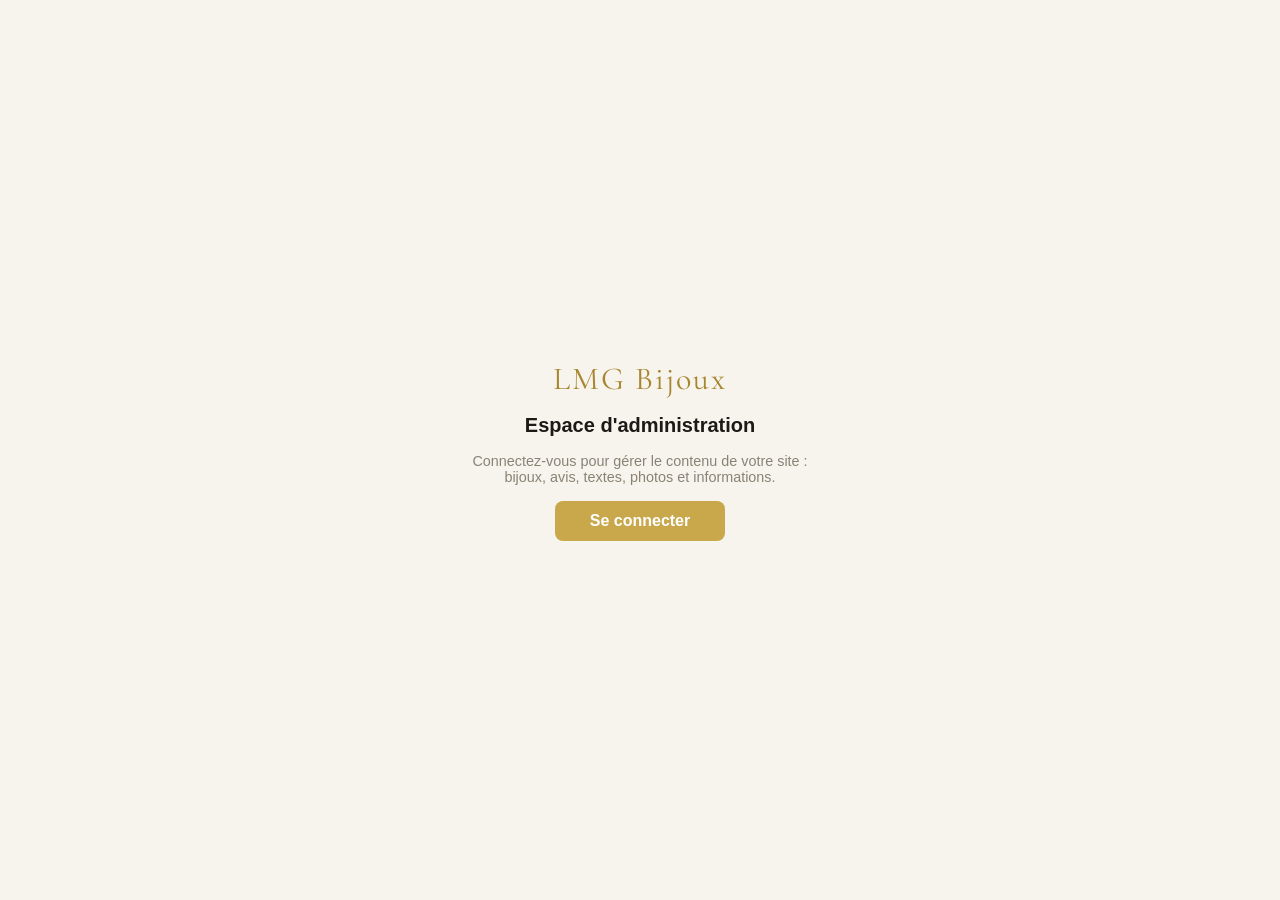
<file: admin/index.html>
<!DOCTYPE html>
<html lang="fr">
<head>
  <meta charset="UTF-8">
  <meta name="viewport" content="width=device-width, initial-scale=1">
  <title>Administration — LMG Bijoux</title>
  <link rel="preconnect" href="https://fonts.googleapis.com">
  <link href="https://fonts.googleapis.com/css2?family=Cormorant+Garamond:wght@400;500;600&display=swap" rel="stylesheet">
  <link rel="stylesheet" href="admin.css">
  <script src="https://identity.netlify.com/v1/netlify-identity-widget.js"></script>
</head>
<body>

  <div id="loginScreen">
    <div class="brand">LMG Bijoux</div>
    <h1>Espace d'administration</h1>
    <p>Connectez-vous pour gérer le contenu de votre site : bijoux, avis, textes, photos et informations.</p>
    <button class="btn-login" onclick="CMS.login()">Se connecter</button>
  </div>

  <div id="adminScreen">
    <header class="hub-header">
      <h1>LMG Bijoux — Administration</h1>
      <button class="btn-text" onclick="CMS.logout()">Déconnexion</button>
    </header>

    <div class="welcome">
      <h2>Bonjour 👋</h2>
      <p>Que souhaitez-vous modifier ? Vos changements apparaissent sur le site en ligne après ~1 minute.</p>
    </div>

    <div class="hub">
      <a href="creations.html" class="hub-card">
        <div class="hub-card__icon">💍</div>
        <div class="hub-card__title">Galerie / créations</div>
        <div class="hub-card__desc">Ajouter, modifier ou retirer des bijoux : photo, nom et description (FR/EN).</div>
        <div class="hub-card__arrow">Ouvrir →</div>
      </a>

      <a href="contenu.html?tab=avis" class="hub-card">
        <div class="hub-card__icon">⭐</div>
        <div class="hub-card__title">Avis clients</div>
        <div class="hub-card__desc">Gérer les témoignages affichés sur la page d'accueil : texte, auteur et note.</div>
        <div class="hub-card__arrow">Ouvrir →</div>
      </a>

      <a href="contenu.html?tab=textes" class="hub-card">
        <div class="hub-card__icon">✏️</div>
        <div class="hub-card__title">Textes du site</div>
        <div class="hub-card__desc">Modifier tous les textes des sections (accueil, l'artisan, vision, boutique, services) en FR &amp; EN.</div>
        <div class="hub-card__arrow">Ouvrir →</div>
      </a>

      <a href="contenu.html?tab=photos" class="hub-card">
        <div class="hub-card__icon">📷</div>
        <div class="hub-card__title">Photos du site</div>
        <div class="hub-card__desc">Remplacer n'importe quelle photo du site : logo, accueil, atelier, boutique et les bijoux.</div>
        <div class="hub-card__arrow">Ouvrir →</div>
      </a>

      <a href="infos.html" class="hub-card">
        <div class="hub-card__icon">⚙️</div>
        <div class="hub-card__title">Infos &amp; contact</div>
        <div class="hub-card__desc">Horaires, téléphone, adresse, réseaux sociaux et popup promotionnel.</div>
        <div class="hub-card__arrow">Ouvrir →</div>
      </a>

      <a href="legal.html" class="hub-card">
        <div class="hub-card__icon">📄</div>
        <div class="hub-card__title">Pages légales</div>
        <div class="hub-card__desc">Mentions légales et politique de confidentialité.</div>
        <div class="hub-card__arrow">Ouvrir →</div>
      </a>
    </div>
  </div>

  <script src="cms.js"></script>
  <script>CMS.requireAuth();</script>
</body>
</html>
</file>
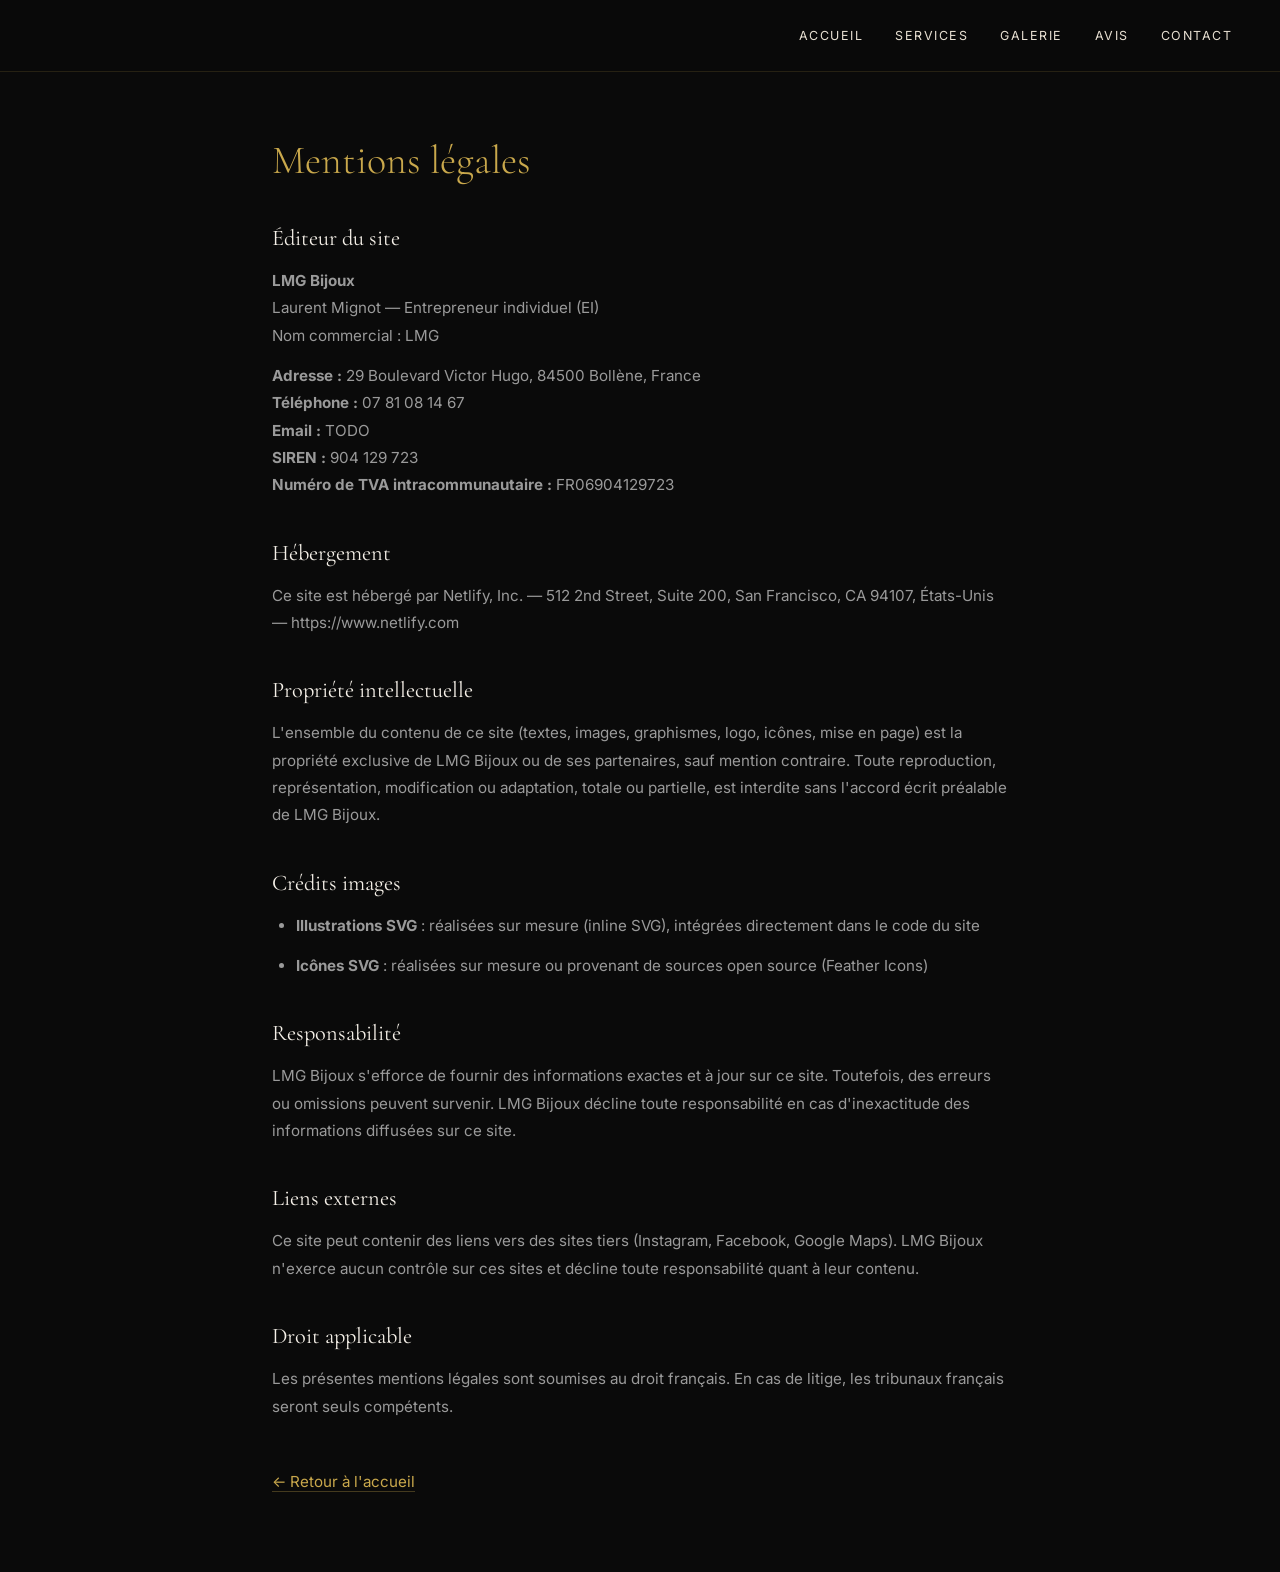
<file: mentions-legales.html>
<!DOCTYPE html>
<html lang="fr">
<head>
  <meta charset="UTF-8">
  <meta name="viewport" content="width=device-width, initial-scale=1.0">
  <title>Mentions légales — LMG Bijoux</title>
  <meta name="description" content="Mentions légales du site LMG Bijoux, bijouterie artisanale à Bollène.">
  <meta name="theme-color" content="#0A0A0A">
  <link rel="icon" href="favicon.ico" sizes="48x48">
  <link rel="icon" type="image/svg+xml" href="assets/favicon.svg">
  <link rel="icon" type="image/png" sizes="32x32" href="assets/favicon-32x32.png">
  <link rel="icon" type="image/png" sizes="16x16" href="assets/favicon-16x16.png">
  <link rel="apple-touch-icon" sizes="180x180" href="assets/apple-touch-icon.png">
  <link rel="preconnect" href="https://fonts.googleapis.com">
  <link rel="preconnect" href="https://fonts.gstatic.com" crossorigin>
  <link href="https://fonts.googleapis.com/css2?family=Cormorant+Garamond:ital,wght@0,300;0,400;0,500;0,600;0,700;1,300;1,400;1,500;1,600&family=Inter:wght@300;400;500;600&display=swap" rel="stylesheet">
  <link rel="stylesheet" href="css/style.css">
</head>
<body>

  <nav class="nav scrolled" role="navigation" aria-label="Navigation principale">
    <a href="index.html" class="nav__logo">
      <svg class="nav__logo-svg" viewBox="0 0 180 40" xmlns="http://www.w3.org/2000/svg">
        <text x="0" y="30" font-family="'Cormorant Garamond', serif" font-size="28" font-weight="600" fill="#C9A84C" letter-spacing="3">LMG</text>
        <text x="82" y="30" font-family="'Cormorant Garamond', serif" font-size="28" font-weight="300" fill="#F5F0E8" letter-spacing="2" font-style="italic">Bijoux</text>
      </svg>
    </a>
    <div class="nav__links">
      <a href="index.html" class="nav__link">Accueil</a>
      <a href="index.html#services" class="nav__link">Services</a>
      <a href="index.html#creations" class="nav__link">Galerie</a>
      <a href="index.html#avis" class="nav__link">Avis</a>
      <a href="index.html#contact" class="nav__link">Contact</a>
    </div>
    <button class="nav__burger" id="navBurgerLegal" aria-label="Ouvrir le menu" aria-expanded="false">
      <span></span><span></span><span></span>
    </button>
  </nav>

  <div class="nav__mobile" id="navMobileLegal">
    <a href="index.html">Accueil</a>
    <a href="index.html#services">Services</a>
    <a href="index.html#creations">Galerie</a>
    <a href="index.html#avis">Avis</a>
    <a href="index.html#contact">Contact</a>
  </div>

  <main class="legal">
    <div id="legalBody">
    <h1>Mentions légales</h1>

    <h2>Éditeur du site</h2>
    <p>
      <strong>LMG Bijoux</strong><br>
      Laurent Mignot — Entrepreneur individuel (EI)<br>
      Nom commercial : LMG
    </p>
    <p>
      <strong>Adresse :</strong> 29 Boulevard Victor Hugo, 84500 Bollène, France<br>
      <strong>Téléphone :</strong> 07 81 08 14 67<br>
      <strong>Email :</strong> TODO<br>
      <strong>SIREN :</strong> 904 129 723<br>
      <strong>Numéro de TVA intracommunautaire :</strong> FR06904129723
    </p>

    <h2>Hébergement</h2>
    <p>
      TODO — (Renseigner le nom, l'adresse et les coordonnées de l'hébergeur du site une fois celui-ci mis en ligne.)
    </p>

    <h2>Propriété intellectuelle</h2>
    <p>
      L'ensemble du contenu de ce site (textes, images, graphismes, logo, icônes, mise en page) est la propriété exclusive de LMG Bijoux ou de ses partenaires, sauf mention contraire. Toute reproduction, représentation, modification ou adaptation, totale ou partielle, est interdite sans l'accord écrit préalable de LMG Bijoux.
    </p>

    <h2>Crédits images</h2>
    <ul>
      <li><strong>Illustrations SVG</strong> : réalisées sur mesure (inline SVG), intégrées directement dans le code du site</li>
      <li><strong>Icônes SVG</strong> : réalisées sur mesure ou provenant de sources open source (Feather Icons)</li>
    </ul>

    <h2>Responsabilité</h2>
    <p>
      LMG Bijoux s'efforce de fournir des informations exactes et à jour sur ce site. Toutefois, des erreurs ou omissions peuvent survenir. LMG Bijoux décline toute responsabilité en cas d'inexactitude des informations diffusées sur ce site.
    </p>

    <h2>Liens externes</h2>
    <p>
      Ce site peut contenir des liens vers des sites tiers (Instagram, Facebook, Google Maps). LMG Bijoux n'exerce aucun contrôle sur ces sites et décline toute responsabilité quant à leur contenu.
    </p>

    <h2>Droit applicable</h2>
    <p>
      Les présentes mentions légales sont soumises au droit français. En cas de litige, les tribunaux français seront seuls compétents.
    </p>

    </div>
    <p style="margin-top: 3rem;">
      <a href="index.html">&larr; Retour à l'accueil</a>
    </p>
  </main>

  <script>
    const burger = document.getElementById('navBurgerLegal');
    const mobile = document.getElementById('navMobileLegal');
    if (burger && mobile) {
      burger.addEventListener('click', () => {
        burger.classList.toggle('open');
        mobile.classList.toggle('open');
      });
      mobile.querySelectorAll('a').forEach(a => a.addEventListener('click', () => {
        burger.classList.remove('open');
        mobile.classList.remove('open');
      }));
    }
  </script>
  <script>
    // Charge le contenu éditable depuis le CMS (data/mentions.json)
    fetch('data/mentions.json', { cache: 'no-store' })
      .then(r => r.ok ? r.json() : null)
      .then(d => { if (d && d.mentions_legales && d.mentions_legales.html) document.getElementById('legalBody').innerHTML = d.mentions_legales.html; })
      .catch(() => {});
  </script>
</body>
</html>
</file>
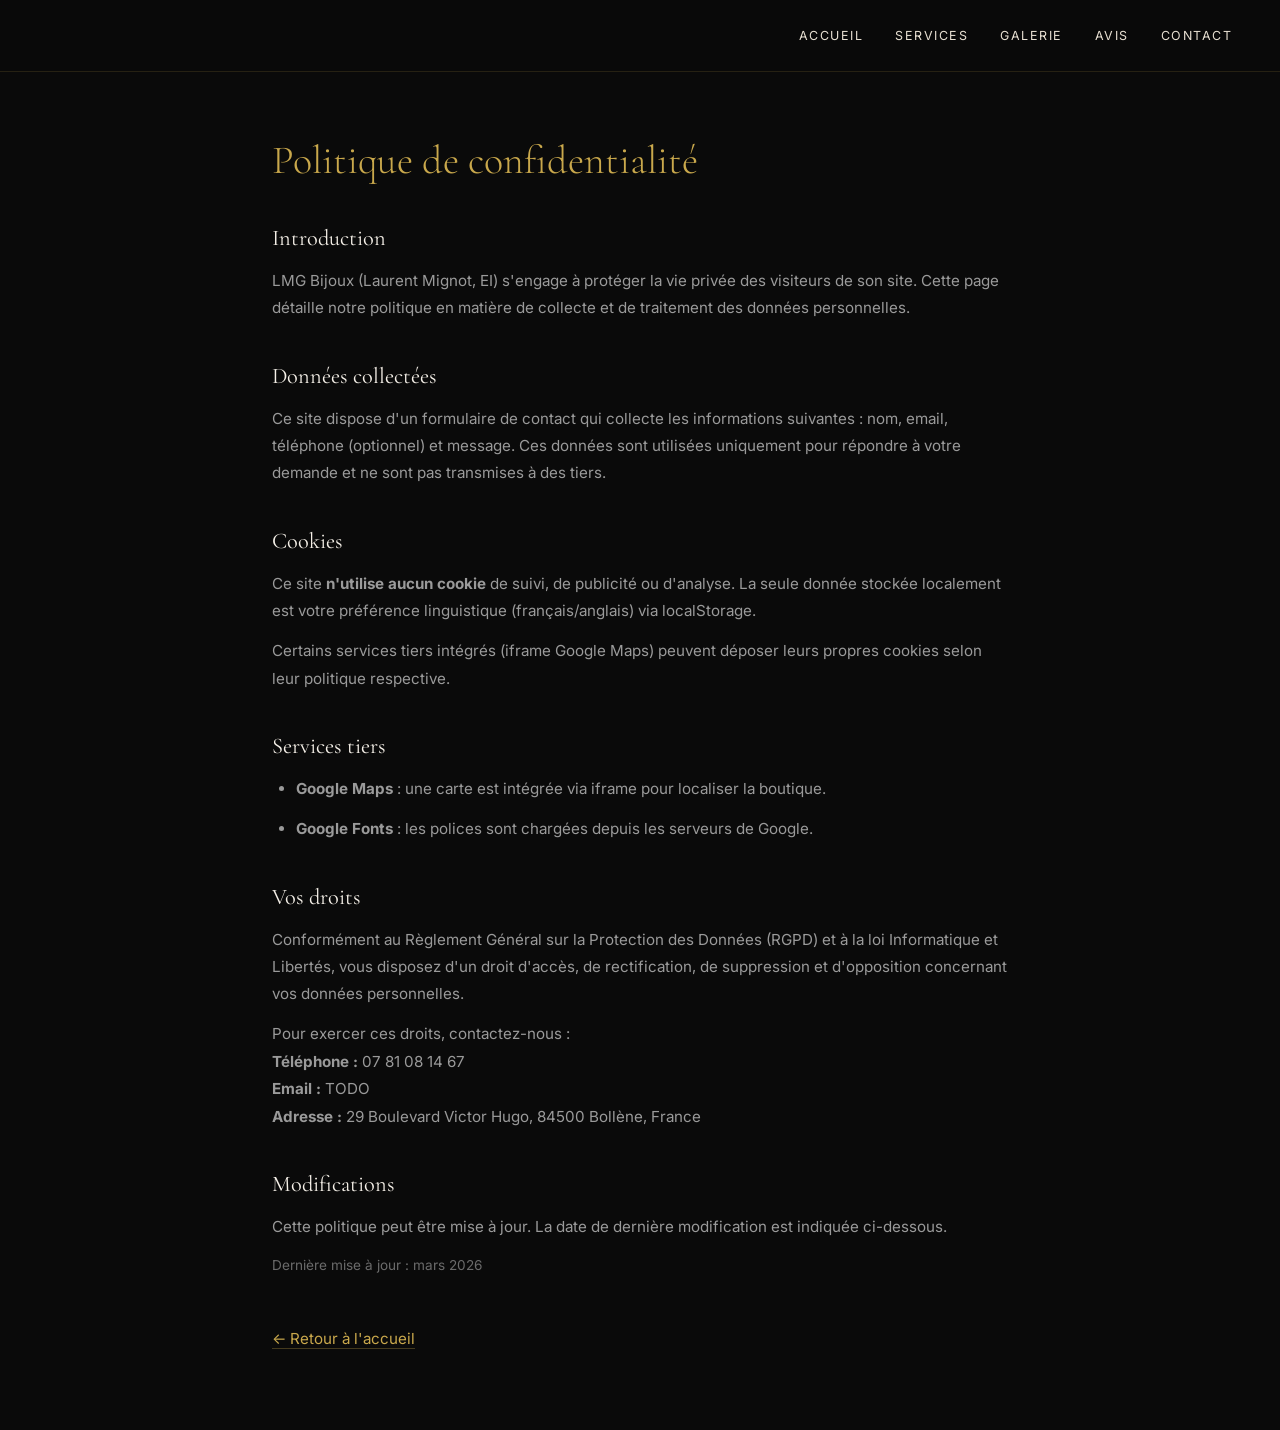
<file: politique-confidentialite.html>
<!DOCTYPE html>
<html lang="fr">
<head>
  <meta charset="UTF-8">
  <meta name="viewport" content="width=device-width, initial-scale=1.0">
  <title>Politique de confidentialité — LMG Bijoux</title>
  <meta name="description" content="Politique de confidentialité du site LMG Bijoux, bijouterie artisanale à Bollène.">
  <meta name="theme-color" content="#0A0A0A">
  <link rel="icon" href="favicon.ico" sizes="48x48">
  <link rel="icon" type="image/svg+xml" href="assets/favicon.svg">
  <link rel="icon" type="image/png" sizes="32x32" href="assets/favicon-32x32.png">
  <link rel="icon" type="image/png" sizes="16x16" href="assets/favicon-16x16.png">
  <link rel="apple-touch-icon" sizes="180x180" href="assets/apple-touch-icon.png">
  <link rel="preconnect" href="https://fonts.googleapis.com">
  <link rel="preconnect" href="https://fonts.gstatic.com" crossorigin>
  <link href="https://fonts.googleapis.com/css2?family=Cormorant+Garamond:ital,wght@0,300;0,400;0,500;0,600;0,700;1,300;1,400;1,500;1,600&family=Inter:wght@300;400;500;600&display=swap" rel="stylesheet">
  <link rel="stylesheet" href="css/style.css">
</head>
<body>

  <nav class="nav scrolled" role="navigation" aria-label="Navigation principale">
    <a href="index.html" class="nav__logo">
      <svg class="nav__logo-svg" viewBox="0 0 180 40" xmlns="http://www.w3.org/2000/svg">
        <text x="0" y="30" font-family="'Cormorant Garamond', serif" font-size="28" font-weight="600" fill="#C9A84C" letter-spacing="3">LMG</text>
        <text x="82" y="30" font-family="'Cormorant Garamond', serif" font-size="28" font-weight="300" fill="#F5F0E8" letter-spacing="2" font-style="italic">Bijoux</text>
      </svg>
    </a>
    <div class="nav__links">
      <a href="index.html" class="nav__link">Accueil</a>
      <a href="index.html#services" class="nav__link">Services</a>
      <a href="index.html#creations" class="nav__link">Galerie</a>
      <a href="index.html#avis" class="nav__link">Avis</a>
      <a href="index.html#contact" class="nav__link">Contact</a>
    </div>
    <button class="nav__burger" id="navBurgerPrivacy" aria-label="Ouvrir le menu" aria-expanded="false">
      <span></span><span></span><span></span>
    </button>
  </nav>

  <div class="nav__mobile" id="navMobilePrivacy">
    <a href="index.html">Accueil</a>
    <a href="index.html#services">Services</a>
    <a href="index.html#creations">Galerie</a>
    <a href="index.html#avis">Avis</a>
    <a href="index.html#contact">Contact</a>
  </div>

  <main class="legal">
    <div id="legalBody">
    <h1>Politique de confidentialité</h1>

    <h2>Introduction</h2>
    <p>
      LMG Bijoux (Laurent Mignot, EI) s'engage à protéger la vie privée des visiteurs de son site. Cette page détaille notre politique en matière de collecte et de traitement des données personnelles.
    </p>

    <h2>Données collectées</h2>
    <p>
      Ce site dispose d'un formulaire de contact qui collecte les informations suivantes : nom, email, téléphone (optionnel) et message. Ces données sont utilisées uniquement pour répondre à votre demande et ne sont pas transmises à des tiers.
    </p>

    <h2>Cookies</h2>
    <p>
      Ce site <strong>n'utilise aucun cookie</strong> de suivi, de publicité ou d'analyse. La seule donnée stockée localement est votre préférence linguistique (français/anglais) via localStorage.
    </p>
    <p>
      Certains services tiers intégrés (iframe Google Maps) peuvent déposer leurs propres cookies selon leur politique respective.
    </p>

    <h2>Services tiers</h2>
    <ul>
      <li><strong>Google Maps</strong> : une carte est intégrée via iframe pour localiser la boutique.</li>
      <li><strong>Google Fonts</strong> : les polices sont chargées depuis les serveurs de Google.</li>
      <li><strong>Formspree</strong> : le formulaire de contact utilise Formspree pour le traitement des messages.</li>
    </ul>

    <h2>Vos droits</h2>
    <p>
      Conformément au Règlement Général sur la Protection des Données (RGPD) et à la loi Informatique et Libertés, vous disposez d'un droit d'accès, de rectification, de suppression et d'opposition concernant vos données personnelles.
    </p>
    <p>
      Pour exercer ces droits, contactez-nous :<br>
      <strong>Téléphone :</strong> 07 81 08 14 67<br>
      <strong>Email :</strong> TODO<br>
      <strong>Adresse :</strong> 29 Boulevard Victor Hugo, 84500 Bollène, France
    </p>

    <h2>Modifications</h2>
    <p>
      Cette politique peut être mise à jour. La date de dernière modification est indiquée ci-dessous.
    </p>
    <p style="color: var(--gris); font-size: 0.85rem;">
      Dernière mise à jour : mars 2026
    </p>

    </div>
    <p style="margin-top: 3rem;">
      <a href="index.html">&larr; Retour à l'accueil</a>
    </p>
  </main>

  <script>
    const burger = document.getElementById('navBurgerPrivacy');
    const mobile = document.getElementById('navMobilePrivacy');
    if (burger && mobile) {
      burger.addEventListener('click', () => {
        burger.classList.toggle('open');
        mobile.classList.toggle('open');
      });
      mobile.querySelectorAll('a').forEach(a => a.addEventListener('click', () => {
        burger.classList.remove('open');
        mobile.classList.remove('open');
      }));
    }
  </script>
  <script>
    // Charge le contenu éditable depuis le CMS (data/mentions.json)
    fetch('data/mentions.json', { cache: 'no-store' })
      .then(r => r.ok ? r.json() : null)
      .then(d => { if (d && d.politique_confidentialite && d.politique_confidentialite.html) document.getElementById('legalBody').innerHTML = d.politique_confidentialite.html; })
      .catch(() => {});
  </script>
</body>
</html>
</file>
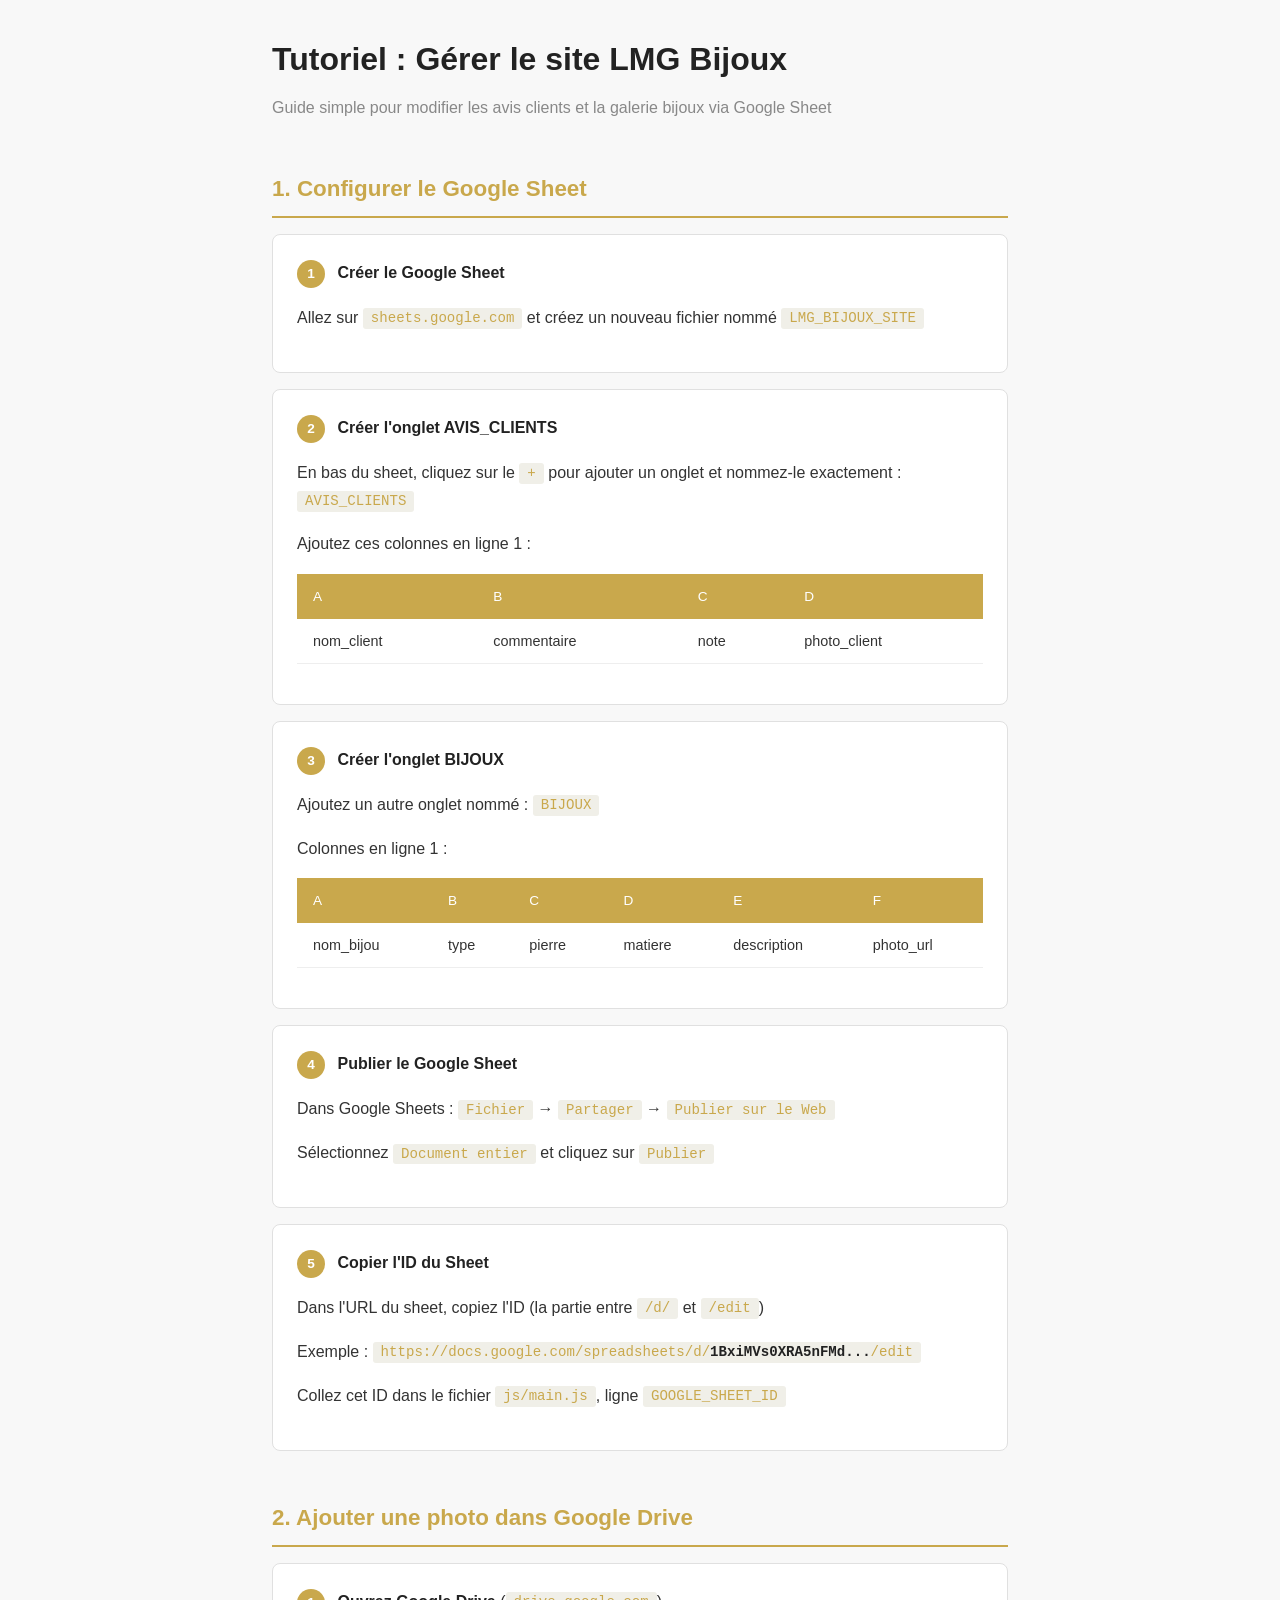
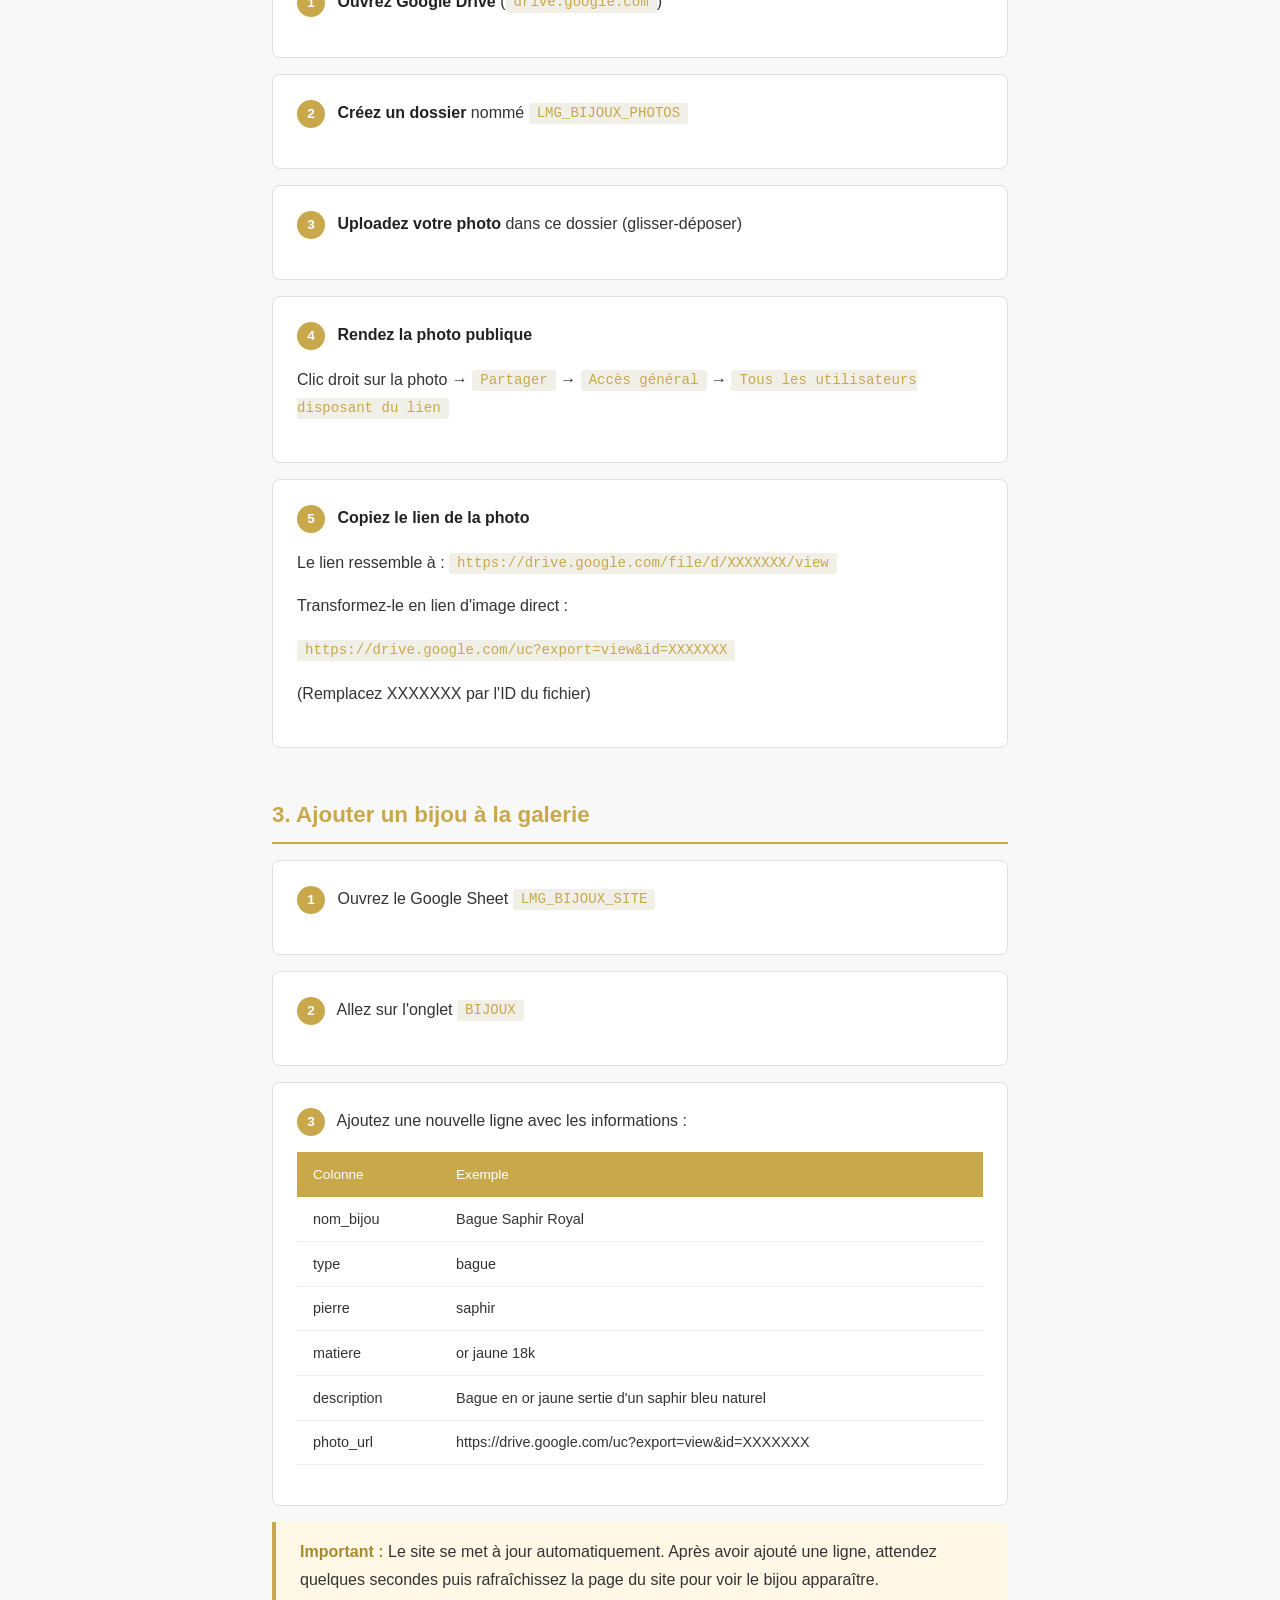
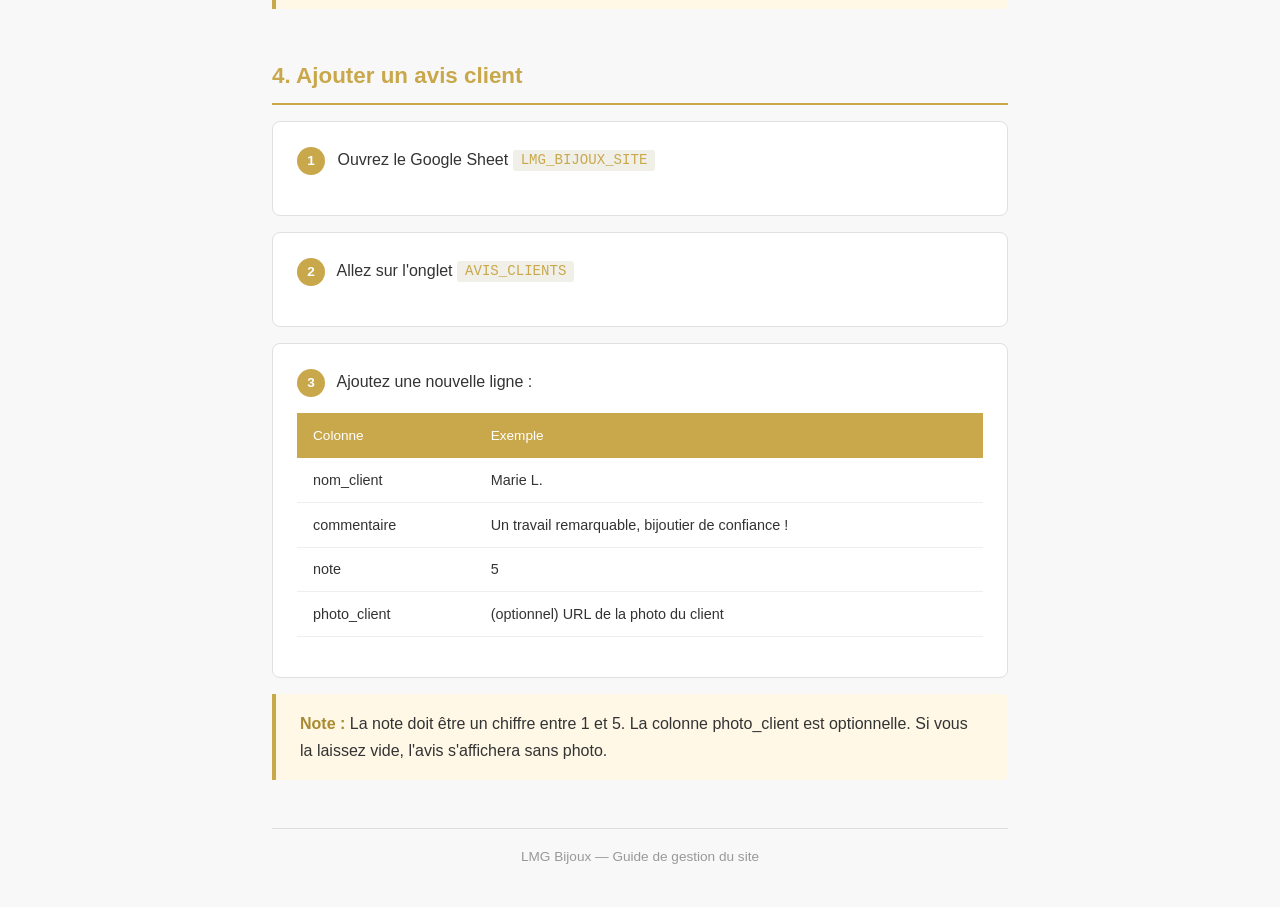
<file: tutoriel-google-sheet.html>
<!DOCTYPE html>
<html lang="fr">
<head>
  <meta charset="UTF-8">
  <meta name="viewport" content="width=device-width, initial-scale=1.0">
  <title>Tutoriel — Gérer le site LMG Bijoux via Google Sheet</title>
  <style>
    * { margin: 0; padding: 0; box-sizing: border-box; }
    body { font-family: 'Segoe UI', -apple-system, sans-serif; background: #f8f8f8; color: #333; line-height: 1.7; }
    .container { max-width: 800px; margin: 0 auto; padding: 2rem; }
    h1 { font-size: 2rem; color: #222; margin-bottom: 0.5rem; }
    .subtitle { color: #888; font-size: 1rem; margin-bottom: 3rem; }
    h2 { font-size: 1.4rem; color: #C9A84C; margin-top: 3rem; margin-bottom: 1rem; padding-bottom: 0.5rem; border-bottom: 2px solid #C9A84C; }
    h3 { font-size: 1.1rem; color: #555; margin-top: 1.5rem; margin-bottom: 0.5rem; }
    p { margin-bottom: 1rem; }
    .step { background: #fff; border: 1px solid #e0e0e0; border-radius: 8px; padding: 1.5rem; margin-bottom: 1rem; position: relative; }
    .step-number { display: inline-block; background: #C9A84C; color: #fff; width: 28px; height: 28px; border-radius: 50%; text-align: center; line-height: 28px; font-weight: 600; font-size: 0.85rem; margin-right: 0.5rem; }
    .step strong { color: #222; }
    code { background: #f0efe8; padding: 0.15rem 0.5rem; border-radius: 3px; font-size: 0.88rem; color: #C9A84C; }
    .warning { background: #fff8e7; border-left: 4px solid #C9A84C; padding: 1rem 1.5rem; margin: 1rem 0; border-radius: 0 6px 6px 0; }
    .warning strong { color: #a88a30; }
    table { width: 100%; border-collapse: collapse; margin: 1rem 0; }
    th { background: #C9A84C; color: #fff; padding: 0.7rem 1rem; text-align: left; font-weight: 500; font-size: 0.85rem; }
    td { padding: 0.6rem 1rem; border-bottom: 1px solid #eee; font-size: 0.9rem; }
    tr:hover td { background: #fafaf5; }
    .footer { margin-top: 3rem; padding-top: 1rem; border-top: 1px solid #ddd; color: #999; font-size: 0.85rem; text-align: center; }
  </style>
</head>
<body>
  <div class="container">
    <h1>Tutoriel : Gérer le site LMG Bijoux</h1>
    <p class="subtitle">Guide simple pour modifier les avis clients et la galerie bijoux via Google Sheet</p>

    <!-- ========== SECTION 1 ========== -->
    <h2>1. Configurer le Google Sheet</h2>

    <div class="step">
      <p><span class="step-number">1</span> <strong>Créer le Google Sheet</strong></p>
      <p>Allez sur <code>sheets.google.com</code> et créez un nouveau fichier nommé <code>LMG_BIJOUX_SITE</code></p>
    </div>

    <div class="step">
      <p><span class="step-number">2</span> <strong>Créer l'onglet AVIS_CLIENTS</strong></p>
      <p>En bas du sheet, cliquez sur le <code>+</code> pour ajouter un onglet et nommez-le exactement : <code>AVIS_CLIENTS</code></p>
      <p>Ajoutez ces colonnes en ligne 1 :</p>
      <table>
        <tr><th>A</th><th>B</th><th>C</th><th>D</th></tr>
        <tr><td>nom_client</td><td>commentaire</td><td>note</td><td>photo_client</td></tr>
      </table>
    </div>

    <div class="step">
      <p><span class="step-number">3</span> <strong>Créer l'onglet BIJOUX</strong></p>
      <p>Ajoutez un autre onglet nommé : <code>BIJOUX</code></p>
      <p>Colonnes en ligne 1 :</p>
      <table>
        <tr><th>A</th><th>B</th><th>C</th><th>D</th><th>E</th><th>F</th></tr>
        <tr><td>nom_bijou</td><td>type</td><td>pierre</td><td>matiere</td><td>description</td><td>photo_url</td></tr>
      </table>
    </div>

    <div class="step">
      <p><span class="step-number">4</span> <strong>Publier le Google Sheet</strong></p>
      <p>Dans Google Sheets : <code>Fichier</code> &rarr; <code>Partager</code> &rarr; <code>Publier sur le Web</code></p>
      <p>Sélectionnez <code>Document entier</code> et cliquez sur <code>Publier</code></p>
    </div>

    <div class="step">
      <p><span class="step-number">5</span> <strong>Copier l'ID du Sheet</strong></p>
      <p>Dans l'URL du sheet, copiez l'ID (la partie entre <code>/d/</code> et <code>/edit</code>)</p>
      <p>Exemple : <code>https://docs.google.com/spreadsheets/d/<strong>1BxiMVs0XRA5nFMd...</strong>/edit</code></p>
      <p>Collez cet ID dans le fichier <code>js/main.js</code>, ligne <code>GOOGLE_SHEET_ID</code></p>
    </div>

    <!-- ========== SECTION 2 ========== -->
    <h2>2. Ajouter une photo dans Google Drive</h2>

    <div class="step">
      <p><span class="step-number">1</span> <strong>Ouvrez Google Drive</strong> (<code>drive.google.com</code>)</p>
    </div>

    <div class="step">
      <p><span class="step-number">2</span> <strong>Créez un dossier</strong> nommé <code>LMG_BIJOUX_PHOTOS</code></p>
    </div>

    <div class="step">
      <p><span class="step-number">3</span> <strong>Uploadez votre photo</strong> dans ce dossier (glisser-déposer)</p>
    </div>

    <div class="step">
      <p><span class="step-number">4</span> <strong>Rendez la photo publique</strong></p>
      <p>Clic droit sur la photo &rarr; <code>Partager</code> &rarr; <code>Accès général</code> &rarr; <code>Tous les utilisateurs disposant du lien</code></p>
    </div>

    <div class="step">
      <p><span class="step-number">5</span> <strong>Copiez le lien de la photo</strong></p>
      <p>Le lien ressemble à : <code>https://drive.google.com/file/d/XXXXXXX/view</code></p>
      <p>Transformez-le en lien d'image direct :</p>
      <p><code>https://drive.google.com/uc?export=view&id=XXXXXXX</code></p>
      <p>(Remplacez XXXXXXX par l'ID du fichier)</p>
    </div>

    <!-- ========== SECTION 3 ========== -->
    <h2>3. Ajouter un bijou à la galerie</h2>

    <div class="step">
      <p><span class="step-number">1</span> Ouvrez le Google Sheet <code>LMG_BIJOUX_SITE</code></p>
    </div>

    <div class="step">
      <p><span class="step-number">2</span> Allez sur l'onglet <code>BIJOUX</code></p>
    </div>

    <div class="step">
      <p><span class="step-number">3</span> Ajoutez une nouvelle ligne avec les informations :</p>
      <table>
        <tr><th>Colonne</th><th>Exemple</th></tr>
        <tr><td>nom_bijou</td><td>Bague Saphir Royal</td></tr>
        <tr><td>type</td><td>bague</td></tr>
        <tr><td>pierre</td><td>saphir</td></tr>
        <tr><td>matiere</td><td>or jaune 18k</td></tr>
        <tr><td>description</td><td>Bague en or jaune sertie d'un saphir bleu naturel</td></tr>
        <tr><td>photo_url</td><td>https://drive.google.com/uc?export=view&id=XXXXXXX</td></tr>
      </table>
    </div>

    <div class="warning">
      <strong>Important :</strong> Le site se met à jour automatiquement. Après avoir ajouté une ligne, attendez quelques secondes puis rafraîchissez la page du site pour voir le bijou apparaître.
    </div>

    <!-- ========== SECTION 4 ========== -->
    <h2>4. Ajouter un avis client</h2>

    <div class="step">
      <p><span class="step-number">1</span> Ouvrez le Google Sheet <code>LMG_BIJOUX_SITE</code></p>
    </div>

    <div class="step">
      <p><span class="step-number">2</span> Allez sur l'onglet <code>AVIS_CLIENTS</code></p>
    </div>

    <div class="step">
      <p><span class="step-number">3</span> Ajoutez une nouvelle ligne :</p>
      <table>
        <tr><th>Colonne</th><th>Exemple</th></tr>
        <tr><td>nom_client</td><td>Marie L.</td></tr>
        <tr><td>commentaire</td><td>Un travail remarquable, bijoutier de confiance !</td></tr>
        <tr><td>note</td><td>5</td></tr>
        <tr><td>photo_client</td><td>(optionnel) URL de la photo du client</td></tr>
      </table>
    </div>

    <div class="warning">
      <strong>Note :</strong> La note doit être un chiffre entre 1 et 5. La colonne photo_client est optionnelle. Si vous la laissez vide, l'avis s'affichera sans photo.
    </div>

    <div class="footer">
      <p>LMG Bijoux — Guide de gestion du site</p>
    </div>
  </div>
</body>
</html>
</file>
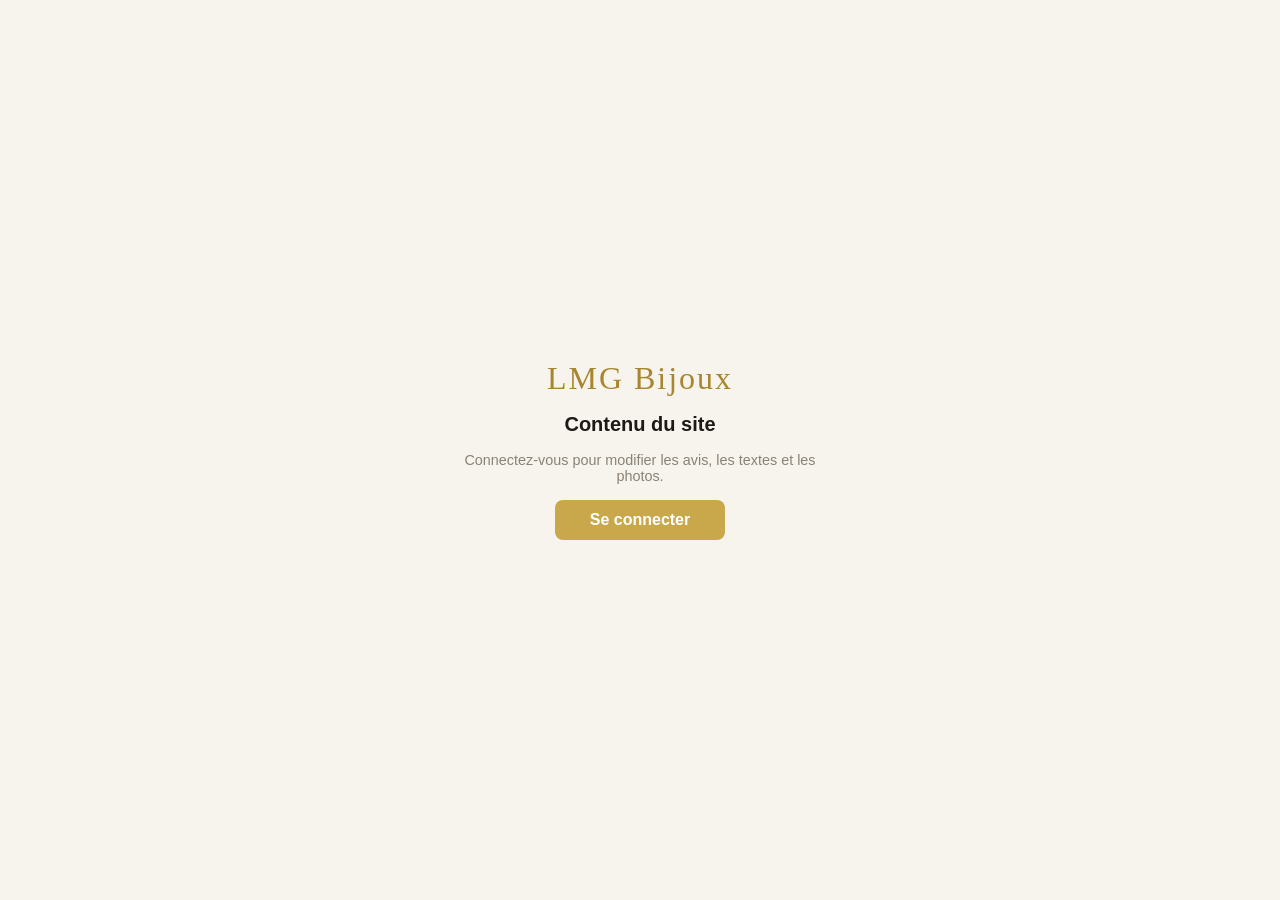
<file: admin/contenu.html>
<!DOCTYPE html>
<html lang="fr">
<head>
  <meta charset="UTF-8">
  <meta name="viewport" content="width=device-width, initial-scale=1">
  <title>Contenu du site — LMG Bijoux</title>
  <link rel="stylesheet" href="admin.css">
  <script src="https://identity.netlify.com/v1/netlify-identity-widget.js"></script>
</head>
<body>

  <div id="loginScreen">
    <div class="brand">LMG Bijoux</div>
    <h1>Contenu du site</h1>
    <p>Connectez-vous pour modifier les avis, les textes et les photos.</p>
    <button class="btn-login" onclick="CMS.login()">Se connecter</button>
  </div>

  <div id="adminScreen">
    <div class="topbar">
      <h1>✏️ Contenu du site</h1>
      <span class="status" id="statusEl"></span>
      <a href="index.html" class="btn btn-ghost btn-sm">← Admin</a>
      <a href="../index.html" target="_blank" class="btn btn-ghost btn-sm">Voir le site ↗</a>
      <button class="btn-text" onclick="CMS.logout()">Déconnexion</button>
    </div>

    <div class="tabs-wrap">
      <div class="tabs">
        <button class="tab active" data-tab="avis" onclick="switchTab('avis',this)">⭐ Avis clients</button>
        <button class="tab" data-tab="textes" onclick="switchTab('textes',this)">✏️ Textes du site</button>
        <button class="tab" data-tab="photos" onclick="switchTab('photos',this)">📷 Photos</button>
      </div>
    </div>

    <!-- AVIS -->
    <div class="panel active" id="panel-avis">
      <div class="panel-header">
        <h2>Avis clients</h2>
        <button class="btn btn-primary btn-sm" onclick="openAvis(-1)">+ Ajouter un avis</button>
      </div>
      <p class="panel-hint">Ces avis s'affichent dans la section « Ils en parlent » de la page d'accueil.</p>
      <div class="card-list" id="avisList"><div class="loading">Chargement…</div></div>
    </div>

    <!-- TEXTES -->
    <div class="panel" id="panel-textes">
      <div class="panel-header">
        <h2>Textes du site (FR / EN)</h2>
      </div>
      <p class="panel-hint">Modifiez tous les textes des sections. Pour les titres : appuyez sur <strong>Entrée</strong> pour un retour à la ligne — le <strong>dernier mot</strong> apparaît automatiquement en doré sur le site. Cliquez « Enregistrer les textes » en bas.</p>
      <div id="textesContainer"></div>
      <div class="form-save-row">
        <button class="btn btn-primary" onclick="saveTextes()">Enregistrer les textes</button>
      </div>
    </div>

    <!-- PHOTOS -->
    <div class="panel" id="panel-photos">
      <div class="panel-header"><h2>Photos clés du site</h2></div>
      <p class="panel-hint">Cliquez sur une photo pour la remplacer. Le changement s'applique automatiquement.</p>
      <div class="photos-grid" id="photosGrid"></div>

      <div class="panel-header" style="margin-top:2.25rem"><h2>💍 Photos des bijoux (collection)</h2></div>
      <p class="panel-hint">Remplacez la photo d'un bijou d'un clic. Pour <strong>ajouter / supprimer</strong> un bijou ou changer son nom et sa description, allez dans <a href="creations.html"><strong>Galerie</strong> →</a>.</p>
      <div class="photos-grid" id="creationsPhotosGrid"></div>
    </div>
  </div>

  <!-- Modal avis -->
  <div class="overlay" id="overlayAvis">
    <div class="modal" role="dialog">
      <button class="modal-close" onclick="closeAvis()">&times;</button>
      <h2 id="avisTitle">Nouvel avis</h2>
      <div class="lang-row">
        <div class="fg">
          <label><span class="lang-tag">FR</span> Texte de l'avis *</label>
          <textarea id="a_texte_fr" rows="5" placeholder="Le texte de l'avis en français"></textarea>
        </div>
        <div class="fg">
          <label><span class="lang-tag">EN</span> Texte de l'avis (anglais)</label>
          <textarea id="a_texte_en" rows="5" placeholder="Review text in English"></textarea>
        </div>
      </div>
      <div class="frow">
        <div class="fg"><label>Auteur *</label><input type="text" id="a_auteur" placeholder="Ex : Matteo S."></div>
        <div class="fg"><label>Note</label>
          <select id="a_note">
            <option value="5">★★★★★ (5)</option>
            <option value="4">★★★★ (4)</option>
            <option value="3">★★★ (3)</option>
            <option value="2">★★ (2)</option>
            <option value="1">★ (1)</option>
          </select>
        </div>
      </div>
      <div class="fg">
        <label>Photo du client (optionnel)</label>
        <div class="photo-slot__wrap" style="max-width:160px;aspect-ratio:1/1" id="avisPhotoWrap">
          <input type="file" accept="image/*" id="a_photo_input" onchange="onAvisPhoto(this)">
          <div class="photo-slot__empty" id="avisPhotoEmpty">📷<span>Ajouter</span></div>
          <img id="avisPhotoImg" style="display:none" alt="">
        </div>
        <p class="photo-slot__hint" id="avisPhotoHint" style="text-align:left">Facultatif.</p>
      </div>
      <div class="modal-footer">
        <button class="btn btn-ghost" onclick="closeAvis()">Annuler</button>
        <button class="btn btn-primary" id="avisSaveBtn" onclick="saveAvis()">Enregistrer</button>
      </div>
    </div>
  </div>

  <script src="cms.js"></script>
  <script>
  (function () {
    'use strict';
    var FILE = 'data/contenu.json';
    var CRE_FILE = 'data/creations.json';
    var data = {}, sha = '', editAv = -1, pendingAvisPhoto = null;
    var creData = { creations: [] }, creSha = '';

    var TEXT_GROUPS = [
      { title: '🏠 Accueil (hero)', keys: ['hero_tag', 'hero_title', 'hero_sub'] },
      { title: '👤 L\'artisan', keys: ['artisan_tag', 'artisan_title', 'artisan_desc', 'artisan_detail'] },
      { title: '🔭 Notre vision', keys: ['vision_tag', 'vision_title', 'vision_text'] },
      { title: '🏬 La boutique', keys: ['boutique_tag', 'boutique_title', 'boutique_desc'] },
      { title: '🛠️ Nos services', keys: ['services_tag', 'services_title', 'service1_title', 'service1_desc', 'service2_title', 'service2_desc', 'service3_title', 'service3_desc', 'service4_title', 'service4_desc'] }
    ];
    var LABELS = {
      hero_tag: 'Petit texte au-dessus du titre', hero_title: 'Grand titre', hero_sub: 'Sous-titre',
      artisan_tag: 'Intitulé', artisan_title: 'Titre', artisan_desc: 'Paragraphe', artisan_detail: 'Citation',
      vision_tag: 'Intitulé', vision_title: 'Titre', vision_text: 'Paragraphe',
      boutique_tag: 'Intitulé', boutique_title: 'Titre', boutique_desc: 'Paragraphe',
      services_tag: 'Intitulé', services_title: 'Titre',
      service1_title: 'Service 1 — titre', service1_desc: 'Service 1 — description',
      service2_title: 'Service 2 — titre', service2_desc: 'Service 2 — description',
      service3_title: 'Service 3 — titre', service3_desc: 'Service 3 — description',
      service4_title: 'Service 4 — titre', service4_desc: 'Service 4 — description',
      creations_tag: 'Galerie — intitulé', creations_title: 'Galerie — titre',
      avis_tag: 'Avis — intitulé', avis_title: 'Avis — titre',
      instagram_tag: 'Instagram — intitulé', instagram_title: 'Instagram — titre', instagram_intro: 'Instagram — phrase d\'intro',
      infos_tag: 'Infos — intitulé', infos_title: 'Infos — titre', horaires_note: 'Note sous les horaires',
      acces_tag: 'Accès — intitulé', acces_title: 'Accès — titre'
    };
    function isLong(key) { return /(_desc|_text|_sub|_intro|_detail|_title)$/.test(key); }

    var PHOTOS = {
      logo: 'Logo (en-tête du site)',
      hero: 'Bandeau d\'accueil (hero)',
      artisan: 'Photo de l\'artisan',
      boutique: 'Photo de la boutique'
    };

    CMS.requireAuth(boot);

    function boot() {
      // open requested tab
      var t = new URLSearchParams(location.search).get('tab');
      if (t) { var btn = document.querySelector('.tab[data-tab="' + t + '"]'); if (btn) switchTab(t, btn); }
      load();
    }

    function load() {
      CMS.status('saving', 'Chargement…');
      CMS.load(FILE).then(function (r) {
        data = r.data; sha = r.sha;
        data.textes = data.textes || {}; data.avis = data.avis || []; data.photos = data.photos || {};
        CMS.status('', ''); renderAvis(); renderTextes(); renderPhotos();
      }).catch(function (e) { CMS.status('error', 'Erreur de chargement'); console.error(e); });
      CMS.load(CRE_FILE).then(function (r) {
        creData = r.data || { creations: [] };
        if (!Array.isArray(creData.creations)) creData.creations = [];
        creSha = r.sha;
        renderCreationsPhotos();
      }).catch(function (e) { console.error(e); });
    }

    function persist(msg) {
      CMS.status('saving', 'Enregistrement…');
      return CMS.save(FILE, data, sha, msg).then(function (newSha) {
        sha = newSha; CMS.status('saved', 'Enregistré ✓');
        setTimeout(function () { CMS.status('', ''); }, 3000);
      }).catch(function (e) { CMS.status('error', 'Erreur'); console.error(e); throw e; });
    }

    window.switchTab = function (id, btn) {
      document.querySelectorAll('.panel').forEach(function (p) { p.classList.remove('active'); });
      document.querySelectorAll('.tab').forEach(function (t) { t.classList.remove('active'); });
      document.getElementById('panel-' + id).classList.add('active');
      btn.classList.add('active');
    };

    /* ---------- AVIS ---------- */
    function renderAvis() {
      var el = document.getElementById('avisList');
      if (!data.avis.length) { el.innerHTML = '<div class="placeholder">Aucun avis. Cliquez « + Ajouter un avis ».</div>'; return; }
      el.innerHTML = '';
      data.avis.forEach(function (av, i) {
        var stars = '★'.repeat(Math.max(1, Math.min(5, parseInt(av.note) || 5)));
        var d = document.createElement('div'); d.className = 'item-card';
        var img = av.photo ? '<img class="thumb" style="border-radius:50%" src="' + CMS.esc(CMS.imgSrc(av.photo)) + '" alt="">' : '';
        d.innerHTML = img +
          '<div class="item-card__body">' +
            '<div class="item-card__text" style="font-style:italic">"' + CMS.eh(av.texte_fr) + '"</div>' +
            '<div class="item-card__meta">— ' + CMS.eh(av.auteur) + ' · <span style="color:var(--gold-dark)">' + stars + '</span></div>' +
          '</div>' +
          '<div class="item-card__actions">' +
            '<button class="btn btn-ghost btn-sm" onclick="openAvis(' + i + ')">✏️</button>' +
            '<button class="btn btn-danger btn-sm" onclick="delAvis(' + i + ')">🗑</button>' +
          '</div>';
        el.appendChild(d);
      });
    }
    window.openAvis = function (i) {
      editAv = i; pendingAvisPhoto = null;
      var av = i === -1 ? {} : data.avis[i];
      document.getElementById('avisTitle').textContent = i === -1 ? 'Nouvel avis' : 'Modifier l\'avis';
      document.getElementById('a_texte_fr').value = av.texte_fr || '';
      document.getElementById('a_texte_en').value = av.texte_en || '';
      document.getElementById('a_auteur').value = av.auteur || '';
      document.getElementById('a_note').value = String(av.note || 5);
      setAvisPhoto(av.photo || '');
      document.getElementById('overlayAvis').classList.add('open');
      document.getElementById('a_texte_fr').focus();
    };
    window.closeAvis = function () { document.getElementById('overlayAvis').classList.remove('open'); };
    function setAvisPhoto(path) {
      var img = document.getElementById('avisPhotoImg'), empty = document.getElementById('avisPhotoEmpty');
      if (path) { img.src = CMS.imgSrc(path); img.style.display = 'block'; empty.style.display = 'none'; }
      else { img.style.display = 'none'; empty.style.display = 'flex'; }
    }
    window.onAvisPhoto = function (input) {
      if (!input.files || !input.files[0]) return;
      var hint = document.getElementById('avisPhotoHint'); hint.textContent = 'Téléversement…';
      CMS.uploadImage(input.files[0]).then(function (p) { pendingAvisPhoto = p; setAvisPhoto(p); hint.textContent = 'Photo prête ✓'; })
        .catch(function (e) { hint.textContent = 'Erreur'; console.error(e); });
    };
    window.saveAvis = function () {
      var tfr = document.getElementById('a_texte_fr').value.trim();
      var aut = document.getElementById('a_auteur').value.trim();
      if (!tfr || !aut) { alert('Le texte (FR) et l\'auteur sont obligatoires.'); return; }
      var btn = document.getElementById('avisSaveBtn'); btn.disabled = true;
      var av = editAv === -1 ? {} : data.avis[editAv];
      av.texte_fr = tfr;
      av.texte_en = document.getElementById('a_texte_en').value.trim();
      av.auteur = aut;
      av.note = parseInt(document.getElementById('a_note').value) || 5;
      if (pendingAvisPhoto !== null) av.photo = pendingAvisPhoto;
      if (av.photo === undefined) av.photo = '';
      if (!av.id) av.id = 'av' + Date.now();
      if (editAv === -1) data.avis.push(av);
      persist((editAv === -1 ? 'Ajout avis : ' : 'Modif avis : ') + aut)
        .then(function () { closeAvis(); renderAvis(); })
        .finally(function () { btn.disabled = false; });
    };
    window.delAvis = function (i) {
      if (!confirm('Supprimer cet avis ?')) return;
      var a = data.avis[i].auteur; data.avis.splice(i, 1);
      persist('Suppression avis : ' + a).then(renderAvis);
    };

    /* ---------- TEXTES ---------- */
    function renderTextes() {
      var c = document.getElementById('textesContainer'); c.innerHTML = '';
      TEXT_GROUPS.forEach(function (g) {
        var card = document.createElement('div'); card.className = 'section-card';
        var html = '<p class="section-card__title">' + g.title + '</p>';
        g.keys.forEach(function (k) {
          var v = data.textes[k] || { fr: '', en: '' };
          var field = isLong(k)
            ? function (lang, val) { return '<textarea id="tx_' + k + '_' + lang + '" rows="3">' + CMS.eh(val) + '</textarea>'; }
            : function (lang, val) { return '<input type="text" id="tx_' + k + '_' + lang + '" value="' + CMS.esc(val) + '">'; };
          html += '<div style="margin-bottom:1rem">' +
            '<label style="font-size:.74rem;font-weight:700;text-transform:uppercase;letter-spacing:.04em;color:var(--muted);display:block;margin-bottom:.35rem">' + CMS.eh(LABELS[k] || k) + '</label>' +
            '<div class="lang-row">' +
              '<div class="fg" style="margin:0"><label><span class="lang-tag">FR</span></label>' + field('fr', v.fr || '') + '</div>' +
              '<div class="fg" style="margin:0"><label><span class="lang-tag">EN</span></label>' + field('en', v.en || '') + '</div>' +
            '</div>' +
          '</div>';
        });
        card.innerHTML = html; c.appendChild(card);
      });
    }
    window.saveTextes = function () {
      TEXT_GROUPS.forEach(function (g) {
        g.keys.forEach(function (k) {
          data.textes[k] = {
            fr: document.getElementById('tx_' + k + '_fr').value,
            en: document.getElementById('tx_' + k + '_en').value
          };
        });
      });
      persist('Mise à jour des textes du site');
    };

    /* ---------- PHOTOS ---------- */
    function renderPhotos() {
      var grid = document.getElementById('photosGrid'); grid.innerHTML = '';
      Object.keys(PHOTOS).forEach(function (key) {
        var src = data.photos[key] || '';
        var slot = document.createElement('div'); slot.className = 'photo-slot';
        slot.innerHTML = '<span class="photo-slot__label">' + CMS.eh(PHOTOS[key]) + '</span>' +
          '<div class="photo-slot__wrap">' +
            '<input type="file" accept="image/*" onchange="replacePhoto(this,\'' + key + '\')">' +
            (src ? '<img id="simg-' + key + '" src="' + CMS.esc(CMS.imgSrc(src)) + '" alt="">'
                 : '<div class="photo-slot__empty" id="simg-' + key + '">📷<span>Cliquer pour ajouter</span></div>') +
          '</div><p class="photo-slot__hint">Cliquer pour remplacer</p>';
        grid.appendChild(slot);
      });
    }
    window.replacePhoto = function (input, key) {
      if (!input.files || !input.files[0]) return;
      CMS.status('saving', 'Téléversement…');
      CMS.uploadImage(input.files[0]).then(function (path) {
        data.photos[key] = path;
        return persist('Photo : ' + key);
      }).then(renderPhotos).catch(function (e) { CMS.status('error', 'Erreur'); console.error(e); });
    };

    // Photos des bijoux (collection) — écrit dans data/creations.json
    function renderCreationsPhotos() {
      var grid = document.getElementById('creationsPhotosGrid'); if (!grid) return; grid.innerHTML = '';
      if (!creData.creations.length) { grid.innerHTML = '<div class="placeholder">Aucun bijou pour le moment.</div>'; return; }
      creData.creations.forEach(function (c, i) {
        var src = c.image || '';
        var slot = document.createElement('div'); slot.className = 'photo-slot';
        slot.innerHTML = '<span class="photo-slot__label">' + CMS.eh(c.nom || ('Bijou ' + (i + 1))) + '</span>' +
          '<div class="photo-slot__wrap">' +
            '<input type="file" accept="image/*" onchange="replaceCreationPhoto(this,' + i + ')">' +
            (src ? '<img src="' + CMS.esc(CMS.imgSrc(src)) + '" alt="">'
                 : '<div class="photo-slot__empty">📷<span>Cliquer pour ajouter</span></div>') +
          '</div><p class="photo-slot__hint">Cliquer pour remplacer</p>';
        grid.appendChild(slot);
      });
    }
    window.replaceCreationPhoto = function (input, i) {
      if (!input.files || !input.files[0]) return;
      CMS.status('saving', 'Téléversement…');
      CMS.uploadImage(input.files[0]).then(function (path) {
        creData.creations[i].image = path;
        CMS.status('saving', 'Enregistrement…');
        return CMS.save(CRE_FILE, creData, creSha, 'Photo bijou : ' + (creData.creations[i].nom || ('#' + i)));
      }).then(function (newSha) {
        creSha = newSha; CMS.status('saved', 'Enregistré ✓');
        setTimeout(function () { CMS.status('', ''); }, 3000);
        renderCreationsPhotos();
      }).catch(function (e) { CMS.status('error', 'Erreur'); console.error(e); });
    };

    /* ---------- overlay handlers ---------- */
    document.getElementById('overlayAvis').addEventListener('click', function (e) { if (e.target === this) closeAvis(); });
    document.addEventListener('keydown', function (e) { if (e.key === 'Escape') closeAvis(); });
  })();
  </script>
</body>
</html>
</file>
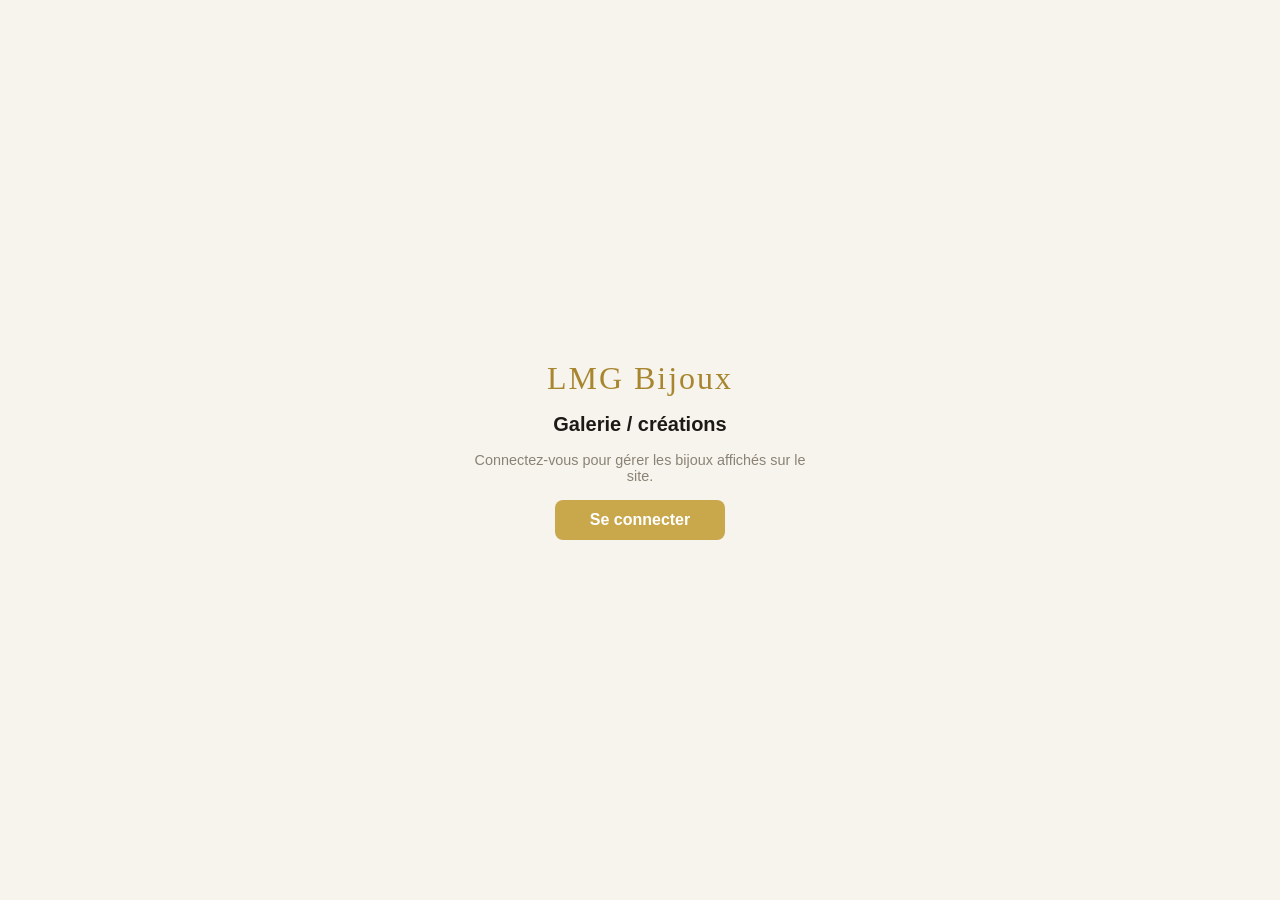
<file: admin/creations.html>
<!DOCTYPE html>
<html lang="fr">
<head>
  <meta charset="UTF-8">
  <meta name="viewport" content="width=device-width, initial-scale=1">
  <title>Galerie / créations — LMG Bijoux</title>
  <link rel="stylesheet" href="admin.css">
  <script src="https://identity.netlify.com/v1/netlify-identity-widget.js"></script>
</head>
<body>

  <div id="loginScreen">
    <div class="brand">LMG Bijoux</div>
    <h1>Galerie / créations</h1>
    <p>Connectez-vous pour gérer les bijoux affichés sur le site.</p>
    <button class="btn-login" onclick="CMS.login()">Se connecter</button>
  </div>

  <div id="adminScreen">
    <div class="topbar">
      <h1>💍 Galerie / créations</h1>
      <span class="status" id="statusEl"></span>
      <a href="index.html" class="btn btn-ghost btn-sm">← Admin</a>
      <a href="../index.html#creations" target="_blank" class="btn btn-ghost btn-sm">Voir le site ↗</a>
      <button class="btn-text" onclick="CMS.logout()">Déconnexion</button>
    </div>

    <div class="panel active">
      <div class="panel-header">
        <h2>Bijoux de la galerie</h2>
        <button class="btn btn-primary btn-sm" onclick="openModal(-1)">+ Ajouter un bijou</button>
      </div>
      <p class="panel-hint">Ces bijoux s'affichent dans la section « Bijoux anciens &amp; créations ». Glissez l'ordre avec les flèches. Décochez « Visible » pour masquer un bijou sans le supprimer.</p>
      <div class="card-list" id="list"><div class="loading">Chargement…</div></div>
    </div>
  </div>

  <!-- Modal -->
  <div class="overlay" id="overlay">
    <div class="modal" role="dialog">
      <button class="modal-close" onclick="closeModal()">&times;</button>
      <h2 id="modalTitle">Nouveau bijou</h2>

      <div class="fg">
        <label>Photo du bijou</label>
        <div class="photo-slot__wrap" style="max-width:240px" id="photoWrap">
          <input type="file" accept="image/*" id="photoInput" onchange="onPhoto(this)">
          <div class="photo-slot__empty" id="photoEmpty">📷<span>Cliquer pour ajouter</span></div>
          <img id="photoImg" style="display:none" alt="">
        </div>
        <p class="photo-slot__hint" id="photoHint" style="text-align:left">JPG ou PNG. Cliquez pour remplacer.</p>
      </div>

      <div class="fg">
        <label>Nom du bijou *</label>
        <input type="text" id="f_nom" placeholder="Ex : Pendentif Aigue-marine">
      </div>

      <div class="lang-row">
        <div class="fg">
          <label><span class="lang-tag">FR</span> Description (français) *</label>
          <textarea id="f_desc_fr" rows="4" placeholder="Description affichée en français"></textarea>
        </div>
        <div class="fg">
          <label><span class="lang-tag">EN</span> Description (anglais)</label>
          <textarea id="f_desc_en" rows="4" placeholder="Description shown in English"></textarea>
        </div>
      </div>

      <div class="fg" style="flex-direction:row;align-items:center;gap:.5rem">
        <input type="checkbox" id="f_visible" checked style="width:auto">
        <label for="f_visible" style="text-transform:none;letter-spacing:0;font-size:.9rem;color:var(--ink)">Visible sur le site</label>
      </div>

      <div class="modal-footer">
        <button class="btn btn-ghost" onclick="closeModal()">Annuler</button>
        <button class="btn btn-primary" id="saveBtn" onclick="saveItem()">Enregistrer</button>
      </div>
    </div>
  </div>

  <script src="cms.js"></script>
  <script>
  (function () {
    'use strict';
    var FILE = 'data/creations.json';
    var data = { creations: [] }, sha = '', edit = -1, pendingImg = null;

    CMS.requireAuth(load);

    function load() {
      CMS.status('saving', 'Chargement…');
      CMS.load(FILE).then(function (r) {
        data = r.data; sha = r.sha;
        if (!Array.isArray(data.creations)) data.creations = [];
        CMS.status('', ''); render();
      }).catch(function (e) { CMS.status('error', 'Erreur de chargement'); console.error(e); });
    }

    function persist(msg) {
      CMS.status('saving', 'Enregistrement…');
      return CMS.save(FILE, data, sha, msg).then(function (newSha) {
        sha = newSha; CMS.status('saved', 'Enregistré ✓');
        setTimeout(function () { CMS.status('', ''); }, 3000);
      }).catch(function (e) { CMS.status('error', 'Erreur'); console.error(e); throw e; });
    }

    function render() {
      var el = document.getElementById('list');
      if (!data.creations.length) { el.innerHTML = '<div class="placeholder">Aucun bijou. Cliquez « + Ajouter un bijou ».</div>'; return; }
      el.innerHTML = '';
      data.creations.forEach(function (c, i) {
        var d = document.createElement('div'); d.className = 'item-card';
        var img = c.image ? '<img class="thumb" src="' + CMS.esc(CMS.imgSrc(c.image)) + '" alt="">' : '<div class="no-thumb">💍</div>';
        d.innerHTML = img +
          '<div class="item-card__body">' +
            '<div class="item-card__title">' + CMS.eh(c.nom) + (c.visible === false ? '<span class="badge-hidden">Masqué</span>' : '') + '</div>' +
            '<div class="item-card__text">' + CMS.eh(c.desc_fr) + '</div>' +
          '</div>' +
          '<div class="item-card__actions">' +
            '<button class="btn btn-ghost btn-sm" onclick="move(' + i + ',-1)" ' + (i === 0 ? 'disabled' : '') + ' title="Monter">↑</button>' +
            '<button class="btn btn-ghost btn-sm" onclick="move(' + i + ',1)" ' + (i === data.creations.length - 1 ? 'disabled' : '') + ' title="Descendre">↓</button>' +
            '<button class="btn btn-ghost btn-sm" onclick="openModal(' + i + ')">✏️</button>' +
            '<button class="btn btn-danger btn-sm" onclick="del(' + i + ')">🗑</button>' +
          '</div>';
        el.appendChild(d);
      });
    }

    window.move = function (i, dir) {
      var j = i + dir; if (j < 0 || j >= data.creations.length) return;
      var tmp = data.creations[i]; data.creations[i] = data.creations[j]; data.creations[j] = tmp;
      render(); persist('Réordonner la galerie');
    };

    window.openModal = function (i) {
      edit = i; pendingImg = null;
      var c = i === -1 ? {} : data.creations[i];
      document.getElementById('modalTitle').textContent = i === -1 ? 'Nouveau bijou' : 'Modifier le bijou';
      document.getElementById('f_nom').value = c.nom || '';
      document.getElementById('f_desc_fr').value = c.desc_fr || '';
      document.getElementById('f_desc_en').value = c.desc_en || '';
      document.getElementById('f_visible').checked = c.visible !== false;
      setPhoto(c.image || '');
      document.getElementById('overlay').classList.add('open');
      document.getElementById('f_nom').focus();
    };
    window.closeModal = function () { document.getElementById('overlay').classList.remove('open'); };

    function setPhoto(path) {
      var img = document.getElementById('photoImg'), empty = document.getElementById('photoEmpty');
      if (path) { img.src = CMS.imgSrc(path); img.style.display = 'block'; empty.style.display = 'none'; }
      else { img.style.display = 'none'; empty.style.display = 'flex'; }
    }

    window.onPhoto = function (input) {
      if (!input.files || !input.files[0]) return;
      var hint = document.getElementById('photoHint');
      hint.textContent = 'Téléversement…';
      CMS.uploadImage(input.files[0]).then(function (path) {
        pendingImg = path; setPhoto(path); hint.textContent = 'Photo prête ✓ — cliquez « Enregistrer ».';
      }).catch(function (e) { hint.textContent = 'Erreur de téléversement'; console.error(e); });
    };

    window.saveItem = function () {
      var nom = document.getElementById('f_nom').value.trim();
      var dfr = document.getElementById('f_desc_fr').value.trim();
      if (!nom || !dfr) { alert('Le nom et la description (FR) sont obligatoires.'); return; }
      var btn = document.getElementById('saveBtn'); btn.disabled = true;
      var c = edit === -1 ? {} : data.creations[edit];
      c.nom = nom;
      c.desc_fr = dfr;
      c.desc_en = document.getElementById('f_desc_en').value.trim();
      c.visible = document.getElementById('f_visible').checked;
      if (pendingImg) c.image = pendingImg;
      if (!c.id) c.id = 'cr' + Date.now();
      if (edit === -1) data.creations.push(c);
      persist((edit === -1 ? 'Ajout bijou : ' : 'Modif bijou : ') + nom)
        .then(function () { closeModal(); render(); })
        .finally(function () { btn.disabled = false; });
    };

    window.del = function (i) {
      if (!confirm('Supprimer « ' + data.creations[i].nom + ' » ?')) return;
      var nom = data.creations[i].nom; data.creations.splice(i, 1);
      persist('Suppression bijou : ' + nom).then(render);
    };

    document.getElementById('overlay').addEventListener('click', function (e) { if (e.target === this) closeModal(); });
    document.addEventListener('keydown', function (e) { if (e.key === 'Escape') closeModal(); });
  })();
  </script>
</body>
</html>
</file>
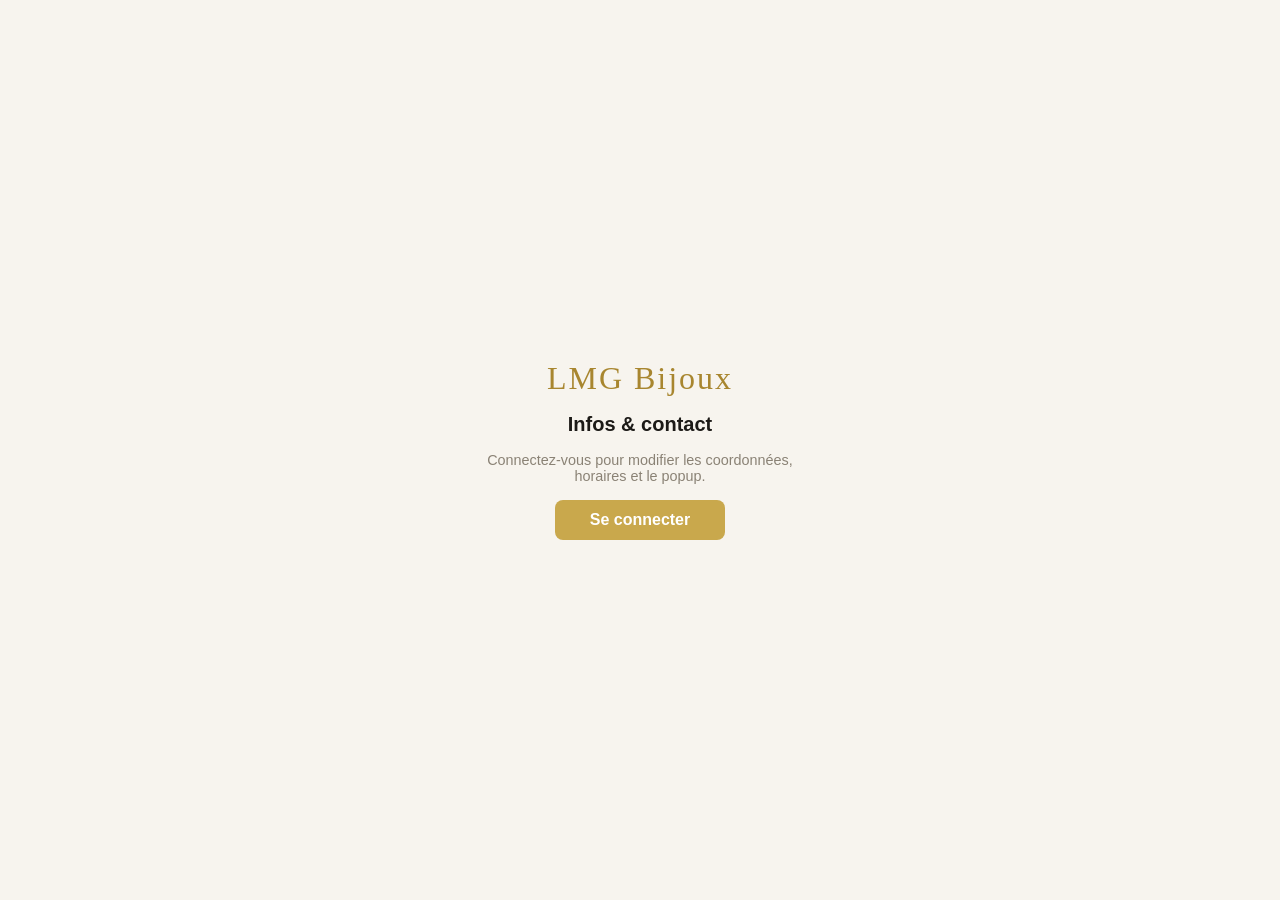
<file: admin/infos.html>
<!DOCTYPE html>
<html lang="fr">
<head>
  <meta charset="UTF-8">
  <meta name="viewport" content="width=device-width, initial-scale=1">
  <title>Infos & contact — LMG Bijoux</title>
  <link rel="stylesheet" href="admin.css">
  <script src="https://identity.netlify.com/v1/netlify-identity-widget.js"></script>
</head>
<body>

  <div id="loginScreen">
    <div class="brand">LMG Bijoux</div>
    <h1>Infos &amp; contact</h1>
    <p>Connectez-vous pour modifier les coordonnées, horaires et le popup.</p>
    <button class="btn-login" onclick="CMS.login()">Se connecter</button>
  </div>

  <div id="adminScreen">
    <div class="topbar">
      <h1>⚙️ Infos &amp; contact</h1>
      <span class="status" id="statusEl"></span>
      <a href="index.html" class="btn btn-ghost btn-sm">← Admin</a>
      <a href="../index.html#infos" target="_blank" class="btn btn-ghost btn-sm">Voir le site ↗</a>
      <button class="btn-text" onclick="CMS.logout()">Déconnexion</button>
    </div>

    <div class="panel active">
      <div class="section-card">
        <p class="section-card__title">📍 Coordonnées</p>
        <div class="fg"><label>Adresse</label><input type="text" id="adresse" placeholder="29 Boulevard Victor Hugo"></div>
        <div class="frow">
          <div class="fg"><label>Code postal</label><input type="text" id="code_postal" placeholder="84500"></div>
          <div class="fg"><label>Ville</label><input type="text" id="ville" placeholder="Bollène"></div>
        </div>
        <div class="frow">
          <div class="fg"><label>Téléphone</label><input type="text" id="telephone" placeholder="07 81 08 14 67"></div>
          <div class="fg"><label>Email</label><input type="text" id="email" placeholder="contact@lmg-bijoux.fr"></div>
        </div>
      </div>

      <div class="section-card">
        <p class="section-card__title">📱 Réseaux sociaux</p>
        <div class="fg"><label>Lien Instagram</label><input type="text" id="instagram" placeholder="https://www.instagram.com/lmgbijoux/"></div>
        <div class="fg"><label>Lien Facebook</label><input type="text" id="facebook" placeholder="https://www.facebook.com/..."></div>
      </div>

      <div class="section-card">
        <p class="section-card__title">🕒 Horaires d'ouverture</p>
        <p class="panel-hint" style="margin-bottom:1rem">Saisissez les horaires de chaque jour (ex : <em>10h00 – 12h00 / 14h00 – 19h00</em>). Écrivez <em>Fermé</em> pour un jour de fermeture.</p>
        <div class="fg"><label>Lundi</label><input type="text" id="h_lundi"></div>
        <div class="fg"><label>Mardi</label><input type="text" id="h_mardi"></div>
        <div class="fg"><label>Mercredi</label><input type="text" id="h_mercredi"></div>
        <div class="fg"><label>Jeudi</label><input type="text" id="h_jeudi"></div>
        <div class="fg"><label>Vendredi</label><input type="text" id="h_vendredi"></div>
        <div class="fg"><label>Samedi</label><input type="text" id="h_samedi"></div>
        <div class="fg"><label>Dimanche</label><input type="text" id="h_dimanche"></div>
      </div>

      <div class="section-card">
        <p class="section-card__title">🔔 Popup promotionnel</p>
        <div class="fg" style="flex-direction:row;align-items:center;gap:.5rem">
          <input type="checkbox" id="p_actif" style="width:auto">
          <label for="p_actif" style="text-transform:none;letter-spacing:0;font-size:.9rem;color:var(--ink)">Afficher le popup sur le site</label>
        </div>
        <div class="lang-row">
          <div class="fg"><label><span class="lang-tag">FR</span> Message</label><textarea id="p_message_fr" rows="2"></textarea></div>
          <div class="fg"><label><span class="lang-tag">EN</span> Message</label><textarea id="p_message_en" rows="2"></textarea></div>
        </div>
        <div class="lang-row">
          <div class="fg"><label><span class="lang-tag">FR</span> Texte du bouton</label><input type="text" id="p_cta_fr" placeholder="Nous trouver"></div>
          <div class="fg"><label><span class="lang-tag">EN</span> Texte du bouton</label><input type="text" id="p_cta_en" placeholder="Find us"></div>
        </div>
        <div class="frow">
          <div class="fg"><label>Lien du bouton</label><input type="text" id="p_cta_url" placeholder="#acces"><span class="hint">Ex : #acces, #creations ou une URL complète</span></div>
          <div class="fg"><label>Délai d'apparition (secondes)</label><input type="number" id="p_delai" min="0" value="5"></div>
        </div>
      </div>

      <div class="form-save-row">
        <button class="btn btn-primary" id="saveBtn" onclick="saveAll()">Enregistrer</button>
      </div>
    </div>
  </div>

  <script src="cms.js"></script>
  <script>
  (function () {
    'use strict';
    var FILE = 'data/infos.json';
    var data = {}, sha = '';
    function v(id) { return document.getElementById(id).value; }
    function setv(id, val) { var el = document.getElementById(id); if (el) el.value = val == null ? '' : val; }

    CMS.requireAuth(load);

    function load() {
      CMS.status('saving', 'Chargement…');
      CMS.load(FILE).then(function (r) {
        data = r.data; sha = r.sha;
        var h = data.horaires || {}, p = data.popup || {};
        setv('adresse', data.adresse); setv('code_postal', data.code_postal); setv('ville', data.ville);
        setv('telephone', data.telephone); setv('email', data.email);
        setv('instagram', data.instagram); setv('facebook', data.facebook);
        ['lundi', 'mardi', 'mercredi', 'jeudi', 'vendredi', 'samedi', 'dimanche'].forEach(function (d) { setv('h_' + d, h[d]); });
        document.getElementById('p_actif').checked = !!p.actif;
        setv('p_message_fr', p.message_fr); setv('p_message_en', p.message_en);
        setv('p_cta_fr', p.cta_label_fr); setv('p_cta_en', p.cta_label_en);
        setv('p_cta_url', p.cta_url); setv('p_delai', p.delai_secondes == null ? 5 : p.delai_secondes);
        CMS.status('', '');
      }).catch(function (e) { CMS.status('error', 'Erreur de chargement'); console.error(e); });
    }

    window.saveAll = function () {
      var btn = document.getElementById('saveBtn'); btn.disabled = true;
      data.adresse = v('adresse').trim();
      data.code_postal = v('code_postal').trim();
      data.ville = v('ville').trim();
      data.telephone = v('telephone').trim();
      data.telephone_raw = data.telephone.replace(/[^0-9+]/g, '');
      data.email = v('email').trim();
      data.instagram = v('instagram').trim();
      data.facebook = v('facebook').trim();
      data.horaires = {};
      ['lundi', 'mardi', 'mercredi', 'jeudi', 'vendredi', 'samedi', 'dimanche'].forEach(function (d) { data.horaires[d] = v('h_' + d).trim(); });
      data.popup = {
        actif: document.getElementById('p_actif').checked,
        message_fr: v('p_message_fr').trim(),
        message_en: v('p_message_en').trim(),
        cta_label_fr: v('p_cta_fr').trim(),
        cta_label_en: v('p_cta_en').trim(),
        cta_url: v('p_cta_url').trim(),
        delai_secondes: parseInt(v('p_delai')) || 0
      };
      CMS.status('saving', 'Enregistrement…');
      CMS.save(FILE, data, sha, 'Mise à jour infos & contact').then(function (newSha) {
        sha = newSha; CMS.status('saved', 'Enregistré ✓');
        setTimeout(function () { CMS.status('', ''); }, 3000);
      }).catch(function (e) { CMS.status('error', 'Erreur'); console.error(e); })
        .finally(function () { btn.disabled = false; });
    };
  })();
  </script>
</body>
</html>
</file>
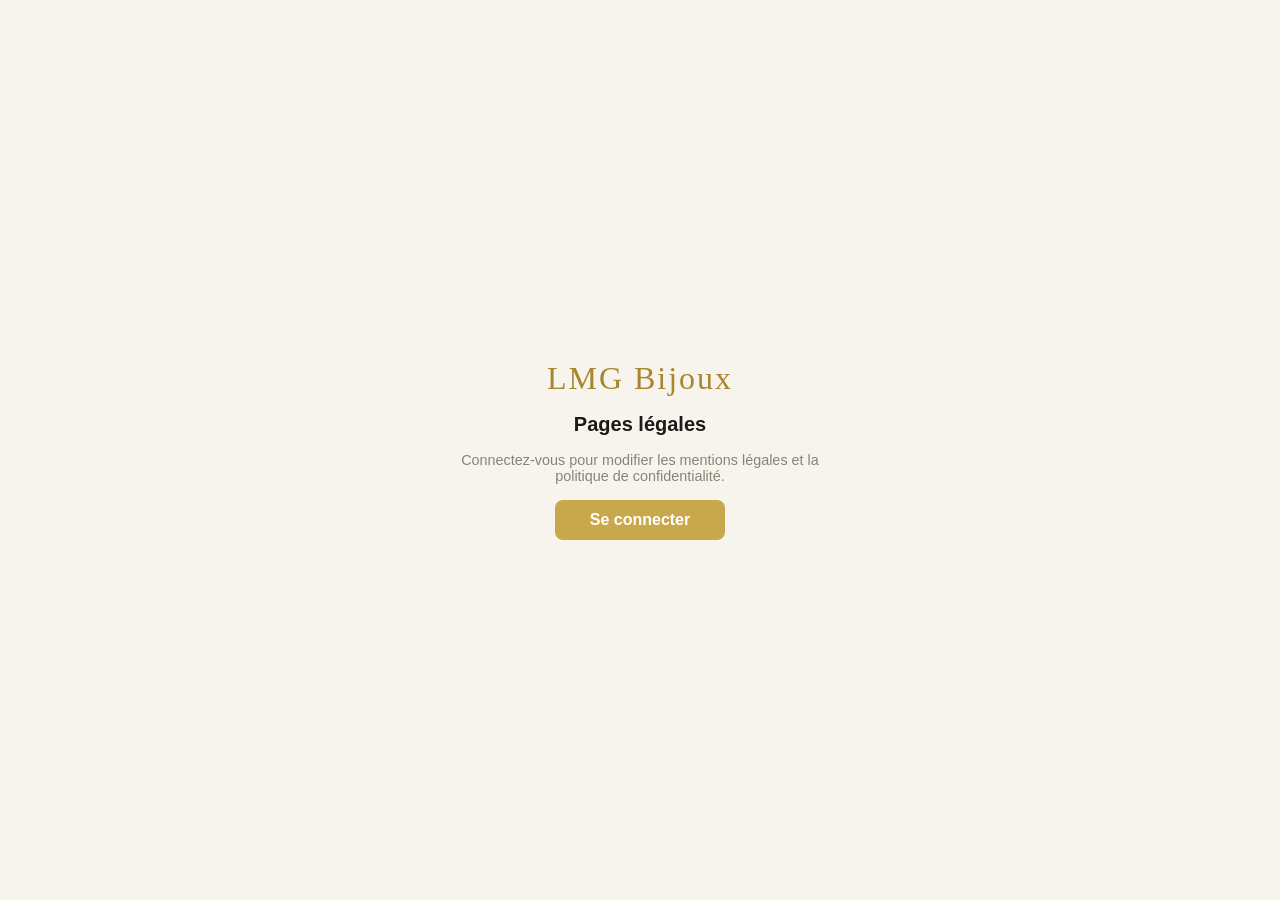
<file: admin/legal.html>
<!DOCTYPE html>
<html lang="fr">
<head>
  <meta charset="UTF-8">
  <meta name="viewport" content="width=device-width, initial-scale=1">
  <title>Pages légales — LMG Bijoux</title>
  <link rel="stylesheet" href="admin.css">
  <script src="https://identity.netlify.com/v1/netlify-identity-widget.js"></script>
  <style>
    .legal-editor { display: grid; grid-template-columns: 1fr 1fr; gap: 1rem; }
    @media (max-width: 820px) { .legal-editor { grid-template-columns: 1fr; } }
    .legal-editor textarea { width: 100%; min-height: 420px; font-family: ui-monospace, Menlo, monospace; font-size: .82rem; line-height: 1.5; padding: .8rem; border: 1.5px solid var(--border); border-radius: 8px; outline: none; }
    .legal-editor textarea:focus { border-color: var(--gold); }
    .preview { background: #fff; border: 1.5px solid var(--border); border-radius: 8px; padding: 1.2rem; overflow-y: auto; max-height: 520px; }
    .preview h1 { font-size: 1.4rem; margin-bottom: .8rem; }
    .preview h2 { font-size: 1.05rem; margin: 1rem 0 .4rem; color: var(--gold-dark); }
    .preview p, .preview li { font-size: .85rem; line-height: 1.6; margin-bottom: .5rem; }
    .preview ul { padding-left: 1.2rem; }
    .editor-label { font-size: .74rem; font-weight: 700; text-transform: uppercase; letter-spacing: .04em; color: var(--muted); margin-bottom: .35rem; display: block; }
  </style>
</head>
<body>

  <div id="loginScreen">
    <div class="brand">LMG Bijoux</div>
    <h1>Pages légales</h1>
    <p>Connectez-vous pour modifier les mentions légales et la politique de confidentialité.</p>
    <button class="btn-login" onclick="CMS.login()">Se connecter</button>
  </div>

  <div id="adminScreen">
    <div class="topbar">
      <h1>📄 Pages légales</h1>
      <span class="status" id="statusEl"></span>
      <a href="index.html" class="btn btn-ghost btn-sm">← Admin</a>
      <button class="btn-text" onclick="CMS.logout()">Déconnexion</button>
    </div>

    <div class="tabs-wrap">
      <div class="tabs">
        <button class="tab active" data-tab="ml" onclick="switchTab('ml',this)">Mentions légales</button>
        <button class="tab" data-tab="pc" onclick="switchTab('pc',this)">Politique de confidentialité</button>
      </div>
    </div>

    <div class="panel active" id="panel-ml">
      <p class="panel-hint">Modifiez le contenu de la page <strong>Mentions légales</strong>. Vous pouvez utiliser des balises simples : <code>&lt;h2&gt;Titre&lt;/h2&gt;</code>, <code>&lt;p&gt;paragraphe&lt;/p&gt;</code>, <code>&lt;strong&gt;gras&lt;/strong&gt;</code>, <code>&lt;br&gt;</code>. L'aperçu se met à jour en direct.</p>
      <div class="legal-editor">
        <div>
          <span class="editor-label">Contenu (HTML)</span>
          <textarea id="ed-ml" oninput="updatePreview('ml')"></textarea>
        </div>
        <div>
          <span class="editor-label">Aperçu</span>
          <div class="preview" id="pv-ml"></div>
        </div>
      </div>
      <div class="form-save-row"><button class="btn btn-primary" id="save-ml" onclick="save('ml')">Enregistrer les mentions légales</button></div>
    </div>

    <div class="panel" id="panel-pc">
      <p class="panel-hint">Modifiez le contenu de la page <strong>Politique de confidentialité</strong>. Mêmes balises simples autorisées. L'aperçu se met à jour en direct.</p>
      <div class="legal-editor">
        <div>
          <span class="editor-label">Contenu (HTML)</span>
          <textarea id="ed-pc" oninput="updatePreview('pc')"></textarea>
        </div>
        <div>
          <span class="editor-label">Aperçu</span>
          <div class="preview" id="pv-pc"></div>
        </div>
      </div>
      <div class="form-save-row"><button class="btn btn-primary" id="save-pc" onclick="save('pc')">Enregistrer la politique</button></div>
    </div>
  </div>

  <script src="cms.js"></script>
  <script>
  (function () {
    'use strict';
    var FILE = 'data/mentions.json';
    var data = {}, sha = '';
    var MAP = { ml: 'mentions_legales', pc: 'politique_confidentialite' };

    CMS.requireAuth(load);

    function load() {
      CMS.status('saving', 'Chargement…');
      CMS.load(FILE).then(function (r) {
        data = r.data; sha = r.sha;
        data.mentions_legales = data.mentions_legales || { html: '' };
        data.politique_confidentialite = data.politique_confidentialite || { html: '' };
        document.getElementById('ed-ml').value = data.mentions_legales.html || '';
        document.getElementById('ed-pc').value = data.politique_confidentialite.html || '';
        updatePreview('ml'); updatePreview('pc');
        CMS.status('', '');
      }).catch(function (e) { CMS.status('error', 'Erreur de chargement'); console.error(e); });
    }

    window.switchTab = function (id, btn) {
      document.querySelectorAll('.panel').forEach(function (p) { p.classList.remove('active'); });
      document.querySelectorAll('.tab').forEach(function (t) { t.classList.remove('active'); });
      document.getElementById('panel-' + id).classList.add('active');
      btn.classList.add('active');
    };

    window.updatePreview = function (id) {
      document.getElementById('pv-' + id).innerHTML = document.getElementById('ed-' + id).value;
    };

    window.save = function (id) {
      var btn = document.getElementById('save-' + id); btn.disabled = true;
      data[MAP[id]] = { html: document.getElementById('ed-' + id).value };
      CMS.status('saving', 'Enregistrement…');
      CMS.save(FILE, data, sha, 'Mise à jour ' + (id === 'ml' ? 'mentions légales' : 'politique de confidentialité')).then(function (newSha) {
        sha = newSha; CMS.status('saved', 'Enregistré ✓');
        setTimeout(function () { CMS.status('', ''); }, 3000);
      }).catch(function (e) { CMS.status('error', 'Erreur'); console.error(e); })
        .finally(function () { btn.disabled = false; });
    };
  })();
  </script>
</body>
</html>
</file>
<file: css/style.css>
/* ============================================
   LMG BIJOUX — Style Principal
   Concept : "L'or dort dans la pierre — le bijoutier le réveille."
   Design : Inspiration Cartier — élégance, minimalisme, espace blanc
   Palette : Noir profond / Or chaud / Ivoire cassé
   ============================================ */

:root {
  --noir: #0A0A0A;
  --noir-light: #111111;
  --or: #C9A84C;
  --or-light: #D4B96A;
  --or-dark: #A08030;
  --ivoire: #F5F0E8;
  --ivoire-dark: #E8E0D2;
  --blanc: #FFFFFF;
  --gris: #6B6B6B;
  --gris-light: #9A9A9A;

  --font-display: 'Cormorant Garamond', Georgia, 'Times New Roman', serif;
  --font-body: 'Inter', -apple-system, BlinkMacSystemFont, 'Segoe UI', sans-serif;

  --ease-out-expo: cubic-bezier(0.16, 1, 0.3, 1);
  --ease-out-quart: cubic-bezier(0.25, 1, 0.5, 1);

  --nav-height: 72px;
  --section-padding: clamp(5rem, 12vw, 10rem) clamp(1.5rem, 6vw, 8rem);
}

/* ---- Reset & Base ---- */
*, *::before, *::after {
  margin: 0;
  padding: 0;
  box-sizing: border-box;
}

html {
  scroll-behavior: smooth;
  font-size: 16px;
  overflow-x: hidden;
  -webkit-font-smoothing: antialiased;
  -moz-osx-font-smoothing: grayscale;
}

body {
  font-family: var(--font-body);
  background: var(--noir);
  color: var(--ivoire);
  overflow-x: hidden;
  cursor: none;
}

a {
  color: inherit;
  text-decoration: none;
}

img {
  max-width: 100%;
  height: auto;
  display: block;
}

ul { list-style: none; }

button {
  font-family: inherit;
  cursor: none;
  border: none;
  background: none;
}

/* ---- Custom Cursor (desktop only, GPU-optimized) ---- */
.cursor-ring {
  position: fixed;
  top: 0;
  left: 0;
  width: 36px;
  height: 36px;
  border: 1.5px solid var(--or);
  border-radius: 50%;
  pointer-events: none;
  z-index: 10000;
  will-change: transform;
  transition: width 0.3s var(--ease-out-expo),
              height 0.3s var(--ease-out-expo),
              border-color 0.3s,
              background 0.3s;
}

.cursor-ring.hover {
  width: 56px;
  height: 56px;
  border-color: var(--or-light);
  background: rgba(201, 168, 76, 0.15);
}

.cursor-dot {
  position: fixed;
  top: 0;
  left: 0;
  width: 5px;
  height: 5px;
  background: var(--or);
  border-radius: 50%;
  pointer-events: none;
  z-index: 10001;
  will-change: transform;
}

@media (max-width: 768px) {
  .cursor-ring, .cursor-dot { display: none; }
  body { cursor: auto; }
  button { cursor: pointer; }
}

/* ---- Navigation ---- */
.nav {
  position: fixed;
  top: 0;
  left: 0;
  width: 100%;
  height: var(--nav-height);
  z-index: 1000;
  display: flex;
  align-items: center;
  justify-content: space-between;
  padding: 0 clamp(1rem, 4vw, 3rem);
  background: rgba(10, 10, 10, 0.95);
  border-bottom: 1px solid rgba(201, 168, 76, 0.08);
  transition: transform 0.4s var(--ease-out-expo),
              background 0.4s;
}

.nav.hidden { transform: translateY(-100%); }

.nav.scrolled {
  background: rgba(10, 10, 10, 0.95);
  border-bottom-color: rgba(201, 168, 76, 0.15);
}

.nav__logo {
  display: flex;
  align-items: center;
}

.nav__logo-img {
  height: 48px;
  width: auto;
  object-fit: contain;
  filter: invert(1);
}

.nav__links {
  display: flex;
  align-items: center;
  gap: 2rem;
  margin-left: auto;
}

.nav__link {
  font-size: 0.78rem;
  letter-spacing: 0.12em;
  text-transform: uppercase;
  color: var(--ivoire-dark);
  transition: color 0.3s;
  position: relative;
  font-weight: 400;
}

.nav__link::after {
  content: '';
  position: absolute;
  bottom: -4px;
  left: 0;
  width: 0;
  height: 1px;
  background: var(--or);
  transition: width 0.4s var(--ease-out-expo);
}

.nav__link:hover { color: var(--or); }
.nav__link:hover::after { width: 100%; }

.nav__social {
  display: flex;
  gap: 1rem;
  align-items: center;
  margin-left: 1.5rem;
  padding-left: 1.5rem;
  border-left: 1px solid rgba(201, 168, 76, 0.15);
}

.nav__social a {
  color: var(--gris-light);
  transition: color 0.3s, transform 0.3s;
  display: flex;
}

.nav__social a:hover {
  color: var(--or);
  transform: scale(1.15);
}

.nav__social svg {
  width: 18px;
  height: 18px;
  fill: currentColor;
}

/* Language toggle */
.nav__lang {
  display: flex;
  align-items: center;
  margin-left: 1rem;
  gap: 0.3rem;
}

.nav__lang-btn {
  padding: 0.3rem 0.5rem;
  color: var(--gris-light);
  font-size: 0.7rem;
  font-weight: 500;
  letter-spacing: 0.1em;
  transition: color 0.3s;
}

.nav__lang-btn:hover {
  color: var(--ivoire);
}

.nav__lang-btn.active {
  color: var(--or);
  font-weight: 700;
}

.nav__lang-sep {
  color: rgba(201, 168, 76, 0.3);
  font-size: 0.7rem;
}

.nav__cta {
  display: flex;
  align-items: center;
  gap: 0.5rem;
  margin-left: 1rem;
  padding: 0.5rem 1.2rem;
  background: transparent;
  border: 1px solid var(--or);
  color: var(--or);
  font-family: var(--font-body);
  font-size: 0.75rem;
  font-weight: 500;
  letter-spacing: 0.08em;
  text-transform: uppercase;
  cursor: none;
  transition: background 0.3s, color 0.3s;
}

.nav__cta:hover {
  background: var(--or);
  color: var(--noir);
}

.nav__cta svg { flex-shrink: 0; }

/* Mobile menu */
.nav__burger {
  display: none;
  flex-direction: column;
  gap: 5px;
  padding: 8px;
  z-index: 1001;
}

.nav__burger span {
  width: 24px;
  height: 1.5px;
  background: var(--or);
  transition: transform 0.4s var(--ease-out-expo), opacity 0.3s;
  transform-origin: center;
}

.nav__burger.open span:nth-child(1) { transform: rotate(45deg) translate(4.5px, 4.5px); }
.nav__burger.open span:nth-child(2) { opacity: 0; }
.nav__burger.open span:nth-child(3) { transform: rotate(-45deg) translate(4.5px, -4.5px); }

.nav__mobile {
  position: fixed;
  top: 0;
  left: 0;
  width: 100%;
  height: 100dvh;
  background: rgba(10, 10, 10, 0.98);
  display: flex;
  flex-direction: column;
  align-items: center;
  justify-content: center;
  gap: 2rem;
  z-index: 999;
  opacity: 0;
  pointer-events: none;
  transition: opacity 0.5s var(--ease-out-expo);
}

.nav__mobile.open {
  opacity: 1;
  pointer-events: auto;
}

.nav__mobile a {
  font-family: var(--font-display);
  font-size: 2rem;
  color: var(--ivoire);
  transition: color 0.3s;
}

.nav__mobile a:hover { color: var(--or); }

.nav__mobile-social {
  display: flex;
  gap: 1.5rem;
  margin-top: 1rem;
}

.nav__mobile-social a { font-size: 1rem; }

.nav__mobile-social svg {
  width: 24px;
  height: 24px;
  fill: currentColor;
}

.nav__mobile-lang {
  margin-top: 1rem;
  padding: 0.5rem 1.2rem;
  border: 1px solid rgba(201, 168, 76, 0.3);
  color: var(--or);
  font-size: 0.85rem;
  letter-spacing: 0.1em;
}

@media (max-width: 900px) {
  .nav__links, .nav__social, .nav__cta, .nav__lang { display: none; }
  .nav__burger { display: flex; }
}

/* ---- CTA Button ---- */
.btn-cta {
  display: inline-flex;
  align-items: center;
  gap: 0.6rem;
  padding: 1rem 2.2rem;
  background: var(--or);
  color: var(--noir);
  font-weight: 600;
  font-size: 0.85rem;
  letter-spacing: 0.08em;
  border-radius: 0;
  position: relative;
  overflow: hidden;
  transition: transform 0.3s var(--ease-out-expo), box-shadow 0.3s;
  text-transform: uppercase;
}

.btn-cta::before {
  content: '';
  position: absolute;
  top: 0;
  left: -100%;
  width: 100%;
  height: 100%;
  background: linear-gradient(90deg, transparent, rgba(255,255,255,0.2), transparent);
  transition: left 0.6s var(--ease-out-expo);
}

.btn-cta:hover::before { left: 100%; }

.btn-cta:hover {
  transform: translateY(-2px);
  box-shadow: 0 8px 30px rgba(201, 168, 76, 0.3);
}

.btn-outline {
  display: inline-flex;
  align-items: center;
  gap: 0.6rem;
  padding: 0.9rem 2rem;
  border: 1px solid var(--or);
  color: var(--or);
  font-weight: 500;
  font-size: 0.82rem;
  letter-spacing: 0.08em;
  text-transform: uppercase;
  transition: background 0.4s, color 0.4s, transform 0.3s var(--ease-out-expo);
}

.btn-outline:hover {
  background: var(--or);
  color: var(--noir);
  transform: translateY(-2px);
}

/* ---- Mobile Sticky CTA ---- */
.mobile-cta {
  display: none;
  position: fixed;
  bottom: 0;
  left: 0;
  width: 100%;
  padding: 0.8rem 1rem;
  background: rgba(10, 10, 10, 0.97);
  border-top: 1px solid rgba(201, 168, 76, 0.15);
  z-index: 998;
}

.mobile-cta .btn-cta {
  width: 100%;
  justify-content: center;
  padding: 0.9rem 1.5rem;
}

@media (max-width: 768px) {
  .mobile-cta { display: block; }
}

/* ---- CTA Overlay ---- */
.cta-overlay {
  position: fixed;
  inset: 0;
  background: rgba(10, 10, 10, 0.98);
  z-index: 2000;
  display: flex;
  align-items: center;
  justify-content: center;
  opacity: 0;
  pointer-events: none;
  transition: opacity 0.5s var(--ease-out-expo);
}

.cta-overlay.open {
  opacity: 1;
  pointer-events: auto;
}

.cta-overlay__content {
  text-align: center;
  transform: translateY(30px) scale(0.95);
  transition: transform 0.6s var(--ease-out-expo);
}

.cta-overlay.open .cta-overlay__content {
  transform: translateY(0) scale(1);
}

.cta-overlay__close {
  position: absolute;
  top: 2rem;
  right: 2rem;
  width: 48px;
  height: 48px;
  display: flex;
  align-items: center;
  justify-content: center;
  color: var(--ivoire);
  font-size: 1.5rem;
  transition: color 0.3s, transform 0.3s;
}

.cta-overlay__close:hover {
  color: var(--or);
  transform: rotate(90deg);
}

.cta-overlay__label {
  font-family: var(--font-display);
  font-size: 1.2rem;
  color: var(--gris-light);
  margin-bottom: 1rem;
  font-style: italic;
}

.cta-overlay__phone {
  font-family: var(--font-display);
  font-size: clamp(2.5rem, 6vw, 4rem);
  font-weight: 700;
  color: var(--or);
  letter-spacing: 0.06em;
  opacity: 0;
  transform: translateY(20px);
  transition: opacity 0.6s 0.2s var(--ease-out-expo),
              transform 0.6s 0.2s var(--ease-out-expo);
}

.cta-overlay.open .cta-overlay__phone {
  opacity: 1;
  transform: translateY(0);
}

.cta-overlay__actions {
  display: flex;
  gap: 1rem;
  justify-content: center;
  margin-top: 2rem;
  flex-wrap: wrap;
}

.cta-overlay__actions .btn-outline { font-size: 0.85rem; }

/* ---- Hero Section ---- */
.hero {
  position: relative;
  min-height: 100dvh;
  display: flex;
  align-items: center;
  justify-content: center;
  text-align: center;
  padding: calc(var(--nav-height) + 5rem) clamp(2rem, 8vw, 10rem) 5rem;
  overflow: hidden;
}

.hero__bg {
  position: absolute;
  inset: 0;
  z-index: -2;
}

.hero__overlay {
  position: absolute;
  inset: 0;
  z-index: -1;
  background: radial-gradient(
    ellipse at center,
    rgba(10, 10, 10, 0.5) 0%,
    rgba(10, 10, 10, 0.7) 70%,
    rgba(10, 10, 10, 0.85) 100%
  );
}

.hero__content {
  max-width: 700px;
  margin: 0 auto;
}

.hero__tag {
  display: inline-block;
  font-size: 0.68rem;
  letter-spacing: 0.3em;
  text-transform: uppercase;
  color: var(--or);
  border: 1px solid rgba(201, 168, 76, 0.25);
  padding: 0.5rem 1.5rem;
  margin-bottom: 2.5rem;
  opacity: 0;
  transform: translateY(20px);
  animation: fadeUp 0.8s 0.3s var(--ease-out-expo) forwards;
}

.hero__title {
  font-family: var(--font-display);
  font-size: clamp(3rem, 8vw, 6rem);
  font-weight: 300;
  line-height: 1.05;
  color: var(--ivoire);
  margin-bottom: 2rem;
  opacity: 0;
  transform: translateY(30px);
  animation: fadeUp 1s 0.5s var(--ease-out-expo) forwards;
  letter-spacing: 0.02em;
}

.hero__title em {
  font-style: italic;
  color: var(--or);
}

.hero__sub {
  font-size: 1.05rem;
  line-height: 1.8;
  color: var(--gris-light);
  max-width: 520px;
  margin: 0 auto 3rem;
  opacity: 0;
  transform: translateY(20px);
  animation: fadeUp 0.8s 0.7s var(--ease-out-expo) forwards;
  font-weight: 300;
}

.hero__cta {
  display: flex;
  gap: 1rem;
  flex-wrap: wrap;
  justify-content: center;
  opacity: 0;
  transform: translateY(20px);
  animation: fadeUp 0.8s 0.9s var(--ease-out-expo) forwards;
}

.hero__scroll {
  position: absolute;
  bottom: 2.5rem;
  left: 50%;
  transform: translateX(-50%);
  display: flex;
  flex-direction: column;
  align-items: center;
  gap: 0.5rem;
  color: var(--gris);
  font-size: 0.65rem;
  letter-spacing: 0.2em;
  text-transform: uppercase;
  animation: fadeUp 0.8s 1.2s var(--ease-out-expo) forwards;
  opacity: 0;
}

.hero__scroll-line {
  width: 1px;
  height: 40px;
  background: var(--or);
  animation: scrollPulse 2s ease-in-out infinite;
}

@keyframes fadeUp {
  to { opacity: 1; transform: translateY(0); }
}

@keyframes scrollPulse {
  0%, 100% { opacity: 0.3; transform: scaleY(0.5); transform-origin: top; }
  50% { opacity: 1; transform: scaleY(1); }
}

/* ---- Sections — Shared ---- */
section {
  position: relative;
  padding: var(--section-padding);
}

.section-tag {
  font-size: 0.68rem;
  letter-spacing: 0.3em;
  text-transform: uppercase;
  color: var(--or);
  margin-bottom: 1.2rem;
  display: block;
  font-weight: 400;
}

.section-title {
  font-family: var(--font-display);
  font-size: clamp(2.2rem, 5vw, 3.8rem);
  font-weight: 300;
  line-height: 1.15;
  margin-bottom: 1.5rem;
  letter-spacing: 0.01em;
}

.section-title em {
  font-style: italic;
  color: var(--or);
}

/* ---- Reveal animations ---- */
.reveal {
  opacity: 0;
  transform: translateY(40px);
  transition: opacity 0.8s var(--ease-out-expo),
              transform 0.8s var(--ease-out-expo);
}

.reveal.visible {
  opacity: 1;
  transform: translateY(0);
}

.reveal-left {
  opacity: 0;
  transform: translateX(-60px);
  transition: opacity 0.8s var(--ease-out-expo),
              transform 0.8s var(--ease-out-expo);
}

.reveal-left.visible {
  opacity: 1;
  transform: translateX(0);
}

.reveal-right {
  opacity: 0;
  transform: translateX(60px);
  transition: opacity 0.8s var(--ease-out-expo),
              transform 0.8s var(--ease-out-expo);
}

.reveal-right.visible {
  opacity: 1;
  transform: translateX(0);
}

/* ---- Artisan Section ---- */
.artisan {
  display: grid;
  grid-template-columns: 1fr 1.2fr;
  gap: clamp(3rem, 6vw, 6rem);
  align-items: center;
  max-width: 1200px;
  margin: 0 auto;
}

.artisan__text { padding-right: 2rem; }

.artisan__desc {
  font-size: 1.02rem;
  line-height: 1.9;
  color: var(--gris-light);
  margin-bottom: 2.5rem;
  font-weight: 300;
}

.artisan__detail {
  font-family: var(--font-display);
  font-style: italic;
  font-size: 1.4rem;
  color: var(--or);
  border-left: 2px solid var(--or);
  padding-left: 1.5rem;
  font-weight: 300;
}

.artisan__image {
  position: relative;
  overflow: hidden;
}

.artisan__visual {
  width: 100%;
  aspect-ratio: 4/5;
  position: relative;
  overflow: hidden;
}

.artisan__visual::after {
  content: '';
  position: absolute;
  top: -20px;
  right: -20px;
  width: 120px;
  height: 120px;
  border: 1px solid rgba(201, 168, 76, 0.2);
  pointer-events: none;
}

.artisan__photo {
  width: 100%;
  height: 100%;
  object-fit: cover;
  display: block;
  transition: transform 0.7s var(--ease-out-expo);
}

.artisan__visual:hover .artisan__photo {
  transform: scale(1.04);
}

.artisan__photo-border {
  position: absolute;
  top: -12px;
  right: -12px;
  width: 100%;
  height: 100%;
  border: 1px solid rgba(201, 168, 76, 0.25);
  pointer-events: none;
  transition: transform 0.5s var(--ease-out-expo);
}

.artisan__visual:hover .artisan__photo-border {
  transform: translate(-4px, 4px);
}

@media (max-width: 768px) {
  .artisan { grid-template-columns: 1fr; }
  .artisan__text { padding-right: 0; order: 2; }
  .artisan__image { order: 1; }
}

/* ---- Vision / Histoire Section ---- */
.vision {
  background: var(--noir-light);
  text-align: center;
}

.vision__inner {
  max-width: 700px;
  margin: 0 auto;
}

.vision__icon {
  margin-bottom: 2rem;
}

.vision__text {
  font-size: 1.1rem;
  line-height: 2;
  color: var(--gris-light);
  font-weight: 300;
  margin-bottom: 2rem;
}

.vision__line {
  width: 60px;
  height: 1px;
  background: linear-gradient(90deg, transparent, var(--or), transparent);
  margin: 0 auto;
}

/* ---- Boutique Section ---- */
.boutique {
  background: var(--noir);
  padding: 0;
  position: relative;
}

.boutique__inner {
  display: grid;
  grid-template-columns: 1.2fr 1fr;
  gap: clamp(2rem, 5vw, 5rem);
  align-items: center;
  max-width: 1200px;
  margin: 0 auto;
  padding: var(--section-padding);
}

.boutique__img-wrap {
  position: relative;
  overflow: hidden;
  aspect-ratio: 1/1;
  border: 1px solid rgba(201, 168, 76, 0.1);
}

.boutique__img {
  width: 100%;
  height: 100%;
  object-fit: cover;
  object-position: center center;
  display: block;
  transform: scale(1.35);
  transition: transform 0.7s var(--ease-out-expo);
}

.boutique__img-wrap:hover .boutique__img {
  transform: scale(1.4);
}

.boutique__text { padding-right: 2rem; }

.boutique__desc {
  font-size: 1.02rem;
  line-height: 1.9;
  color: var(--gris-light);
  margin-bottom: 2.5rem;
  font-weight: 300;
}

.boutique__actions {
  display: flex;
  gap: 1rem;
  flex-wrap: wrap;
}

@media (max-width: 768px) {
  .boutique__inner { grid-template-columns: 1fr; }
  .boutique__text { padding-right: 0; order: 2; text-align: center; }
  .boutique__text .section-tag,
  .boutique__text .section-title { text-align: center; }
  .boutique__actions { justify-content: center; }
}

/* ---- SERVICES Section (new unified) ---- */
.services-new {
  background: var(--noir-light);
}

.services-new__grid {
  display: grid;
  grid-template-columns: repeat(4, 1fr);
  gap: 1.5rem;
  max-width: 1200px;
  margin: 3.5rem auto 0;
}

.service-card {
  background: linear-gradient(160deg, rgba(20, 20, 20, 0.9), rgba(12, 12, 12, 1));
  border: 1px solid rgba(201, 168, 76, 0.08);
  padding: 2.5rem 2rem;
  text-align: center;
  transition: border-color 0.4s, transform 0.4s var(--ease-out-expo), box-shadow 0.4s;
}

.service-card:hover {
  border-color: rgba(201, 168, 76, 0.3);
  transform: translateY(-6px);
  box-shadow: 0 12px 40px rgba(0, 0, 0, 0.3);
}

.service-card__icon {
  margin-bottom: 1.5rem;
}

.service-card__title {
  font-family: var(--font-display);
  font-size: 1.3rem;
  font-weight: 400;
  margin-bottom: 1rem;
  color: var(--ivoire);
  letter-spacing: 0.02em;
}

.service-card__desc {
  font-size: 0.88rem;
  line-height: 1.7;
  color: var(--gris-light);
  font-weight: 300;
}

@media (max-width: 1024px) {
  .services-new__grid { grid-template-columns: repeat(2, 1fr); }
}

@media (max-width: 560px) {
  .services-new__grid { grid-template-columns: 1fr; }
  .service-card { padding: 2rem 1.5rem; }
}

/* ---- Specialties Icons ---- */
.services-new__specialties {
  max-width: 1000px;
  margin: 4rem auto 0;
  display: flex;
  justify-content: center;
  gap: clamp(2rem, 5vw, 5rem);
  flex-wrap: wrap;
}

.specialty-group {
  text-align: center;
}

.specialty-group__title {
  font-family: var(--font-display);
  font-size: 0.85rem;
  font-weight: 400;
  color: var(--or);
  letter-spacing: 0.15em;
  text-transform: uppercase;
  margin-bottom: 1.2rem;
}

.specialty-group__icons {
  display: flex;
  gap: 1.5rem;
  align-items: flex-start;
}

.specialty-icon {
  display: flex;
  flex-direction: column;
  align-items: center;
  gap: 0.4rem;
  opacity: 0.7;
  transition: opacity 0.3s;
}

.specialty-icon:hover { opacity: 1; }

.specialty-icon span {
  font-size: 0.62rem;
  color: var(--gris-light);
  letter-spacing: 0.06em;
  text-transform: uppercase;
  white-space: nowrap;
}

/* ---- Creations / Gallery ---- */
.creations {
  background: var(--noir);
}

.creations__grid {
  display: grid;
  grid-template-columns: repeat(3, 1fr);
  gap: 1.2rem;
  max-width: 1300px;
  margin: 3.5rem auto 0;
}

.creation-card {
  position: relative;
  overflow: hidden;
  background: var(--noir);
  aspect-ratio: 3/4;
  display: flex;
  flex-direction: column;
  justify-content: flex-end;
  border: 1px solid rgba(201, 168, 76, 0.08);
  transition: transform 0.5s var(--ease-out-expo), border-color 0.4s, box-shadow 0.4s;
}

.creation-card:hover {
  transform: translateY(-6px);
  border-color: rgba(201, 168, 76, 0.35);
  box-shadow: 0 12px 40px rgba(0, 0, 0, 0.4);
}

.creation-card__img {
  position: absolute;
  inset: 0;
  width: 100%;
  height: 100%;
  object-fit: cover;
  transition: transform 0.6s var(--ease-out-expo);
  opacity: 0.5;
}

.creation-card:hover .creation-card__img {
  transform: scale(1.06);
  opacity: 0.7;
}

.creation-card__content {
  position: relative;
  z-index: 1;
  padding: 3rem 1.5rem 1.5rem;
  background: linear-gradient(transparent, rgba(10, 10, 10, 0.9) 40%);
}

.creation-card__title {
  font-family: var(--font-display);
  font-size: 1.3rem;
  font-weight: 400;
  margin-bottom: 0.4rem;
}

.creation-card__desc {
  font-size: 0.82rem;
  color: var(--gris-light);
  line-height: 1.6;
  font-weight: 300;
}

.creation-card--light::before {
  content: '';
  position: absolute;
  inset: 0;
  z-index: 1;
  pointer-events: none;
  background:
    radial-gradient(ellipse at center 40%, transparent 35%, rgba(10, 10, 10, 0.55) 100%),
    linear-gradient(180deg, rgba(10, 10, 10, 0.15) 0%, transparent 30%, transparent 55%, rgba(10, 10, 10, 0.9) 100%);
}

.creation-card--light .creation-card__img {
  opacity: 0.65;
}

.creation-card--light:hover .creation-card__img {
  opacity: 0.8;
}

@media (max-width: 1024px) {
  .creations__grid { grid-template-columns: repeat(2, 1fr); gap: 1rem; }
}

@media (max-width: 560px) {
  .creations__grid { grid-template-columns: 1fr; gap: 1rem; }
  .creation-card { aspect-ratio: 3/4; }
}

/* ---- Testimonials ---- */
.avis {
  background: var(--noir-light);
  text-align: center;
}

.avis__grid {
  display: grid;
  grid-template-columns: repeat(3, 1fr);
  gap: 2rem;
  max-width: 1100px;
  margin: 3.5rem auto 0;
}

.avis-card {
  background: var(--noir);
  border: 1px solid rgba(201, 168, 76, 0.08);
  padding: 2.5rem 2rem;
  text-align: left;
  position: relative;
  display: flex;
  flex-direction: column;
  transition: border-color 0.4s, transform 0.4s var(--ease-out-expo);
}

.avis-card:hover {
  border-color: rgba(201, 168, 76, 0.25);
  transform: translateY(-4px);
}

.avis-card__quote {
  font-family: var(--font-display);
  font-size: 3rem;
  color: var(--or);
  line-height: 1;
  margin-bottom: 0.5rem;
  opacity: 0.4;
}

.avis-card__text {
  font-size: 0.95rem;
  line-height: 1.8;
  color: var(--ivoire-dark);
  font-style: italic;
  margin-bottom: 1.5rem;
  font-weight: 300;
  flex: 1;
}

.avis-card__photo {
  width: 40px;
  height: 40px;
  border-radius: 50%;
  object-fit: cover;
  margin-bottom: 0.5rem;
  border: 1px solid rgba(201, 168, 76, 0.2);
}

.avis-card__author {
  font-size: 0.78rem;
  color: var(--or);
  letter-spacing: 0.12em;
  text-transform: uppercase;
}

.avis-card__stars {
  color: var(--or);
  font-size: 0.85rem;
  margin-top: 0.5rem;
  letter-spacing: 0.1em;
}

@media (max-width: 768px) {
  .avis__grid { grid-template-columns: 1fr; }
}

/* ---- Parallax Sun Section ---- */
.parallax-sun {
  height: 40vh;
  min-height: 300px;
  display: flex;
  align-items: center;
  justify-content: center;
  overflow: hidden;
  padding: 0;
  background: var(--noir);
  position: relative;
}

.parallax-sun__bg {
  position: absolute;
  inset: -20%;
  display: flex;
  align-items: center;
  justify-content: center;
}

.parallax-sun__svg {
  width: min(400px, 80vw);
  height: min(400px, 80vw);
  opacity: 0.6;
}

/* ---- Instagram Section ---- */
.instagram-section {
  background: var(--noir);
}

.instagram-section__intro {
  font-size: 1rem;
  color: var(--gris-light);
  margin-top: 1rem;
  font-weight: 300;
}

.instagram-embed {
  max-width: 540px;
  margin: 3rem auto 0;
}

.instagram-embed iframe {
  border-radius: 0 !important;
}

/* ---- Contact Form ---- */
.contact-form__wrapper {
  max-width: 700px;
  margin: 3rem auto 0;
}

.infos__form-title {
  font-family: var(--font-display);
  font-size: 1.4rem;
  font-weight: 300;
  color: var(--ivoire);
  text-align: center;
  margin-bottom: 2rem;
}

.infos__form-title em {
  color: var(--or);
  font-style: normal;
}

.contact-form {
  display: grid;
  grid-template-columns: 1fr 1fr;
  gap: 1.5rem;
}

.contact-form__group {
  display: flex;
  flex-direction: column;
  gap: 0.5rem;
}

.contact-form__group--full {
  grid-column: 1 / -1;
}

.contact-form label {
  font-size: 0.72rem;
  letter-spacing: 0.15em;
  text-transform: uppercase;
  color: var(--or);
  font-weight: 400;
}

.contact-form input,
.contact-form textarea {
  background: rgba(201, 168, 76, 0.03);
  border: 1px solid rgba(201, 168, 76, 0.12);
  color: var(--ivoire);
  font-family: var(--font-body);
  font-size: 0.92rem;
  padding: 0.9rem 1.2rem;
  transition: border-color 0.3s, background 0.3s;
  outline: none;
  font-weight: 300;
}

.contact-form input:focus,
.contact-form textarea:focus {
  border-color: var(--or);
  background: rgba(201, 168, 76, 0.06);
}

.contact-form textarea {
  resize: vertical;
  min-height: 120px;
}

.contact-form__submit {
  grid-column: 1 / -1;
  justify-self: start;
}

.contact-form__status {
  grid-column: 1 / -1;
  font-size: 0.85rem;
  color: var(--or);
  min-height: 1.2rem;
}

@media (max-width: 560px) {
  .contact-form { grid-template-columns: 1fr; }
}

/* ---- Infos Section ---- */
.infos {
  max-width: 1200px;
  margin-left: auto;
  margin-right: auto;
}

.infos__grid {
  display: grid;
  grid-template-columns: 1fr 1fr;
  gap: 1.5rem;
  margin-top: 3.5rem;
  align-items: stretch;
}

.infos__card {
  background: linear-gradient(160deg, rgba(20, 20, 20, 0.9) 0%, rgba(15, 15, 15, 1) 100%);
  border: 1px solid rgba(201, 168, 76, 0.1);
  padding: 2.5rem;
  position: relative;
  display: flex;
  flex-direction: column;
  transition: border-color 0.4s, box-shadow 0.4s;
  overflow: hidden;
}

.infos__card::before {
  content: '';
  position: absolute;
  top: 0;
  left: 0;
  right: 0;
  height: 2px;
  background: linear-gradient(90deg, transparent, var(--or), transparent);
  opacity: 0;
  transition: opacity 0.4s;
}

.infos__card:hover {
  border-color: rgba(201, 168, 76, 0.25);
  box-shadow: 0 8px 40px rgba(0, 0, 0, 0.3);
}

.infos__card:hover::before { opacity: 0.6; }

.infos__card-header {
  display: flex;
  align-items: center;
  gap: 1rem;
  margin-bottom: 2rem;
  padding-bottom: 1.2rem;
  border-bottom: 1px solid rgba(201, 168, 76, 0.08);
}

.infos__card-icon {
  width: 48px;
  height: 48px;
  display: flex;
  align-items: center;
  justify-content: center;
  border-radius: 50%;
  background: rgba(201, 168, 76, 0.06);
  border: 1px solid rgba(201, 168, 76, 0.15);
  color: var(--or);
  flex-shrink: 0;
  transition: background 0.3s, border-color 0.3s;
}

.infos__card:hover .infos__card-icon {
  background: rgba(201, 168, 76, 0.1);
  border-color: rgba(201, 168, 76, 0.3);
}

.infos__card-title {
  font-family: var(--font-display);
  font-size: 1.2rem;
  font-weight: 400;
  color: var(--ivoire);
}

/* Horaires table */
.horaires__table { width: 100%; border-collapse: collapse; }
.horaires__table tr { border-bottom: 1px solid rgba(201, 168, 76, 0.05); transition: background 0.3s; }
.horaires__table tr:hover { background: rgba(201, 168, 76, 0.03); }
.horaires__table tr:last-child { border-bottom: none; }
.horaires__table td { padding: 0.9rem 0.5rem; font-size: 0.92rem; }
.horaires__table td:first-child { color: var(--ivoire); font-weight: 400; }
.horaires__table td:last-child { color: var(--gris-light); text-align: right; font-size: 0.88rem; letter-spacing: 0.02em; }
.horaires__sep { color: rgba(201, 168, 76, 0.25); margin: 0 0.1rem; }
.horaires__table tr.today { background: rgba(201, 168, 76, 0.04); }
.horaires__table tr.today td:first-child { color: var(--or); position: relative; padding-left: 1.2rem; }
.horaires__table tr.today td:first-child::before { content: ''; position: absolute; left: 0.2rem; top: 50%; transform: translateY(-50%); width: 5px; height: 5px; border-radius: 50%; background: var(--or); box-shadow: 0 0 6px rgba(201, 168, 76, 0.5); }
.horaires__table tr.today td:last-child { color: var(--or); font-weight: 500; }
.horaires__closed td:last-child { color: rgba(201, 168, 76, 0.3); font-style: italic; }
.horaires__note { font-size: 0.78rem; color: var(--gris); margin-top: auto; padding-top: 1.2rem; border-top: 1px solid rgba(201, 168, 76, 0.06); font-style: italic; }

/* Contact items */
.infos__items { display: flex; flex-direction: column; gap: 1.8rem; flex: 1; }
.infos__item { display: flex; align-items: flex-start; gap: 1rem; padding: 1rem 1.2rem; background: rgba(201, 168, 76, 0.02); border-left: 2px solid rgba(201, 168, 76, 0.12); transition: background 0.3s, border-color 0.3s; }
.infos__item:hover { background: rgba(201, 168, 76, 0.05); border-left-color: var(--or); }
.infos__item-icon { width: 36px; height: 36px; display: flex; align-items: center; justify-content: center; color: var(--or); flex-shrink: 0; }
.infos__item-text { font-size: 0.92rem; line-height: 1.6; color: var(--gris-light); }
.infos__item-text strong { color: var(--ivoire); display: block; margin-bottom: 0.2rem; font-size: 0.72rem; text-transform: uppercase; letter-spacing: 0.12em; font-weight: 400; }
.infos__item-text a { color: var(--or); transition: color 0.3s; }
.infos__item-text a:hover { color: var(--or-light); }
.infos__dot { color: rgba(201, 168, 76, 0.3); margin: 0 0.3rem; }
.infos__cta { margin-top: auto; width: 100%; }

@media (max-width: 768px) {
  .infos__grid { grid-template-columns: 1fr; gap: 1.2rem; }
  .infos__card { padding: 2rem 1.5rem; }
}

/* ---- Map Section ---- */
.acces { background: var(--noir); }

.acces__box {
  max-width: 1100px;
  margin: 3.5rem auto 0;
  display: grid;
  grid-template-columns: 1fr 1fr;
  gap: 0;
  overflow: hidden;
  border: 1px solid rgba(201, 168, 76, 0.1);
}

.acces__map { min-height: 400px; }

.acces__map iframe {
  width: 100%;
  height: 100%;
  border: 0;
  filter: grayscale(0.6) brightness(0.8) contrast(1.1);
  transition: filter 0.5s;
}

.acces__map:hover iframe { filter: grayscale(0.2) brightness(0.9); }

.acces__info {
  padding: 3rem;
  display: flex;
  flex-direction: column;
  justify-content: center;
  gap: 2rem;
  background: var(--noir-light);
}

.acces__address {
  font-family: var(--font-display);
  font-size: 1.3rem;
  line-height: 1.6;
  color: var(--ivoire);
  font-weight: 400;
}

.acces__phone {
  font-size: 1.1rem;
  color: var(--or);
}

@media (max-width: 768px) {
  .acces__box { grid-template-columns: 1fr; }
  .acces__map { min-height: 300px; }
}

/* ---- Footer ---- */
.footer {
  padding: 1.2rem clamp(1.5rem, 6vw, 6rem);
  background: var(--noir);
  border-top: 1px solid rgba(201, 168, 76, 0.08);
}

.footer__legal {
  display: flex;
  justify-content: center;
  align-items: center;
  flex-wrap: wrap;
  gap: 0.4rem 0.6rem;
  font-size: 0.62rem;
  color: rgba(255, 255, 255, 0.22);
  letter-spacing: 0.02em;
}

.footer__legal a {
  color: rgba(255, 255, 255, 0.22);
  transition: color 0.3s;
}

.footer__legal a:hover {
  color: var(--or);
}

.footer__sep {
  opacity: 0.3;
}

.footer__easter {
  font-family: var(--font-display);
  font-size: 0.55rem;
  color: rgba(201, 168, 76, 0.12);
  letter-spacing: 0.15em;
  cursor: default;
  user-select: none;
  transition: color 0.5s;
}

.footer__easter:hover { color: rgba(201, 168, 76, 0.25); }

@media (max-width: 768px) {
}

@media (max-width: 480px) {
}

/* Easter egg popup */
.easter-popup {
  position: fixed;
  bottom: 3rem;
  left: 50%;
  transform: translateX(-50%) translateY(20px);
  background: var(--noir-light);
  border: 1px solid rgba(201, 168, 76, 0.2);
  padding: 2rem 2.5rem;
  text-align: center;
  z-index: 5000;
  opacity: 0;
  pointer-events: none;
  transition: opacity 0.6s var(--ease-out-expo),
              transform 0.6s var(--ease-out-expo);
}

.easter-popup.show {
  opacity: 1;
  pointer-events: auto;
  transform: translateX(-50%) translateY(0);
}

.easter-popup__svg { margin-bottom: 1rem; }

.easter-popup__text {
  font-family: var(--font-display);
  font-size: 1rem;
  font-style: italic;
  color: var(--or);
}

/* ---- Parallax ---- */
.parallax-wrap { overflow: hidden; position: relative; }
.parallax-el { will-change: transform; }

/* ---- Hero Image ---- */
.hero__img {
  position: absolute;
  inset: -10px;
  width: calc(100% + 20px);
  height: calc(100% + 20px);
  object-fit: cover;
  object-position: center 55%;
  filter: blur(6px) brightness(0.7);
}

@media (max-width: 768px) {
  .hero__img { object-position: 60% 50%; }
}

/* ---- Legal Pages ---- */
.legal {
  max-width: 800px;
  margin: 0 auto;
  padding: calc(var(--nav-height) + 4rem) 2rem 4rem;
}

.legal h1 {
  font-family: var(--font-display);
  font-size: 2.5rem;
  font-weight: 300;
  color: var(--or);
  margin-bottom: 2rem;
}

.legal h2 {
  font-family: var(--font-display);
  font-size: 1.4rem;
  color: var(--ivoire);
  margin-top: 2.5rem;
  margin-bottom: 1rem;
  font-weight: 400;
}

.legal p, .legal li {
  font-size: 0.95rem;
  line-height: 1.8;
  color: var(--gris-light);
  margin-bottom: 0.8rem;
}

.legal a {
  color: var(--or);
  border-bottom: 1px solid rgba(201, 168, 76, 0.3);
  transition: border-color 0.3s;
}

.legal a:hover { border-color: var(--or); }
.legal ul { padding-left: 1.5rem; list-style: disc; }

/* ---- Utility ---- */
.sr-only {
  position: absolute;
  width: 1px; height: 1px;
  padding: 0; margin: -1px;
  overflow: hidden;
  clip: rect(0, 0, 0, 0);
  white-space: nowrap; border: 0;
}

/* ---- Loader ---- */
.loader {
  position: fixed;
  inset: 0;
  background: var(--noir);
  z-index: 20000;
  display: flex;
  align-items: center;
  justify-content: center;
  transition: opacity 0.8s var(--ease-out-expo);
}

.loader.done { opacity: 0; pointer-events: none; }

.loader__text {
  font-family: var(--font-display);
  font-size: 1.5rem;
  color: var(--or);
  letter-spacing: 0.25em;
  overflow: hidden;
  font-weight: 300;
}

.loader__text span {
  display: inline-block;
  animation: loaderChar 0.6s var(--ease-out-expo) forwards;
  opacity: 0;
  transform: translateY(100%);
}

@keyframes loaderChar {
  to { opacity: 1; transform: translateY(0); }
}

/* ---- Mobile padding bottom for sticky CTA ---- */
@media (max-width: 768px) {
  .footer { padding-bottom: 5rem; }
}
</file>
<file: admin/admin.css>
/* ============================================================
   admin.css — Styles partagés de l'admin LMG Bijoux
   ============================================================ */
:root {
  --gold: #C9A84C;
  --gold-dark: #a8862f;
  --ink: #1c1a17;
  --muted: #8a8275;
  --border: #e6e1d6;
  --bg: #f7f4ee;
  --surface: #ffffff;
  --danger: #d24b4b;
  --success: #3a9a5c;
  --r: 10px;
  --shadow: 0 2px 10px rgba(28, 26, 23, .08);
}
* { box-sizing: border-box; margin: 0; padding: 0; }
body {
  font-family: -apple-system, BlinkMacSystemFont, 'Segoe UI', sans-serif;
  font-size: 14px; background: var(--bg); color: var(--ink); min-height: 100vh;
}
a { color: var(--gold-dark); }

/* ---- Login ---- */
#loginScreen {
  display: flex; flex-direction: column; align-items: center; justify-content: center;
  min-height: 100vh; gap: 1rem; text-align: center; padding: 1.5rem;
}
#loginScreen .brand { font-family: 'Cormorant Garamond', Georgia, serif; font-size: 2rem; color: var(--gold-dark); letter-spacing: 2px; }
#loginScreen h1 { font-size: 1.25rem; font-weight: 600; }
#loginScreen p { color: var(--muted); font-size: .9rem; max-width: 360px; }
.btn-login {
  padding: .7rem 2.2rem; background: var(--gold); color: #fff; border: none;
  border-radius: 8px; font-size: 1rem; cursor: pointer; font-weight: 600;
}
.btn-login:hover { background: var(--gold-dark); }

#adminScreen { display: none; }

/* ---- Topbar ---- */
.topbar {
  background: var(--surface); border-bottom: 1px solid var(--border);
  padding: .65rem 1.25rem; display: flex; align-items: center; gap: .75rem;
  position: sticky; top: 0; z-index: 100; box-shadow: var(--shadow); flex-wrap: wrap;
}
.topbar h1 { font-size: 1rem; font-weight: 600; flex: 1; min-width: 120px; }
.status { font-size: .78rem; padding: .25rem .65rem; border-radius: 50px; }
.status.saving { color: var(--gold-dark); background: rgba(201, 168, 76, .14); }
.status.saved { color: var(--success); background: rgba(58, 154, 92, .12); }
.status.error { color: var(--danger); background: rgba(210, 75, 75, .12); }

/* ---- Hub (accueil admin) ---- */
header.hub-header {
  background: var(--surface); border-bottom: 1px solid var(--border);
  padding: .85rem 1.5rem; display: flex; align-items: center; justify-content: space-between;
  box-shadow: var(--shadow);
}
header.hub-header h1 { font-size: 1rem; font-weight: 600; }
.welcome { text-align: center; padding: 2.5rem 1.5rem .5rem; max-width: 560px; margin: 0 auto; }
.welcome h2 { font-size: 1.4rem; margin-bottom: .4rem; font-family: 'Cormorant Garamond', Georgia, serif; }
.welcome p { font-size: .92rem; color: var(--muted); }
.hub {
  max-width: 880px; margin: 1.5rem auto 4rem; padding: 0 1.25rem;
  display: grid; grid-template-columns: repeat(auto-fill, minmax(240px, 1fr)); gap: 1.25rem;
}
.hub-card {
  background: var(--surface); border: 1.5px solid var(--border); border-radius: var(--r);
  padding: 1.6rem 1.4rem; text-decoration: none; color: var(--ink);
  display: flex; flex-direction: column; gap: .6rem; box-shadow: var(--shadow);
  transition: transform .2s, box-shadow .2s, border-color .2s; cursor: pointer;
}
.hub-card:hover { transform: translateY(-3px); box-shadow: 0 8px 24px rgba(28, 26, 23, .13); border-color: var(--gold); }
.hub-card__icon { font-size: 2rem; line-height: 1; }
.hub-card__title { font-size: 1.05rem; font-weight: 600; }
.hub-card__desc { font-size: .82rem; color: var(--muted); line-height: 1.55; }
.hub-card__arrow { margin-top: auto; font-size: .85rem; color: var(--gold-dark); font-weight: 600; }

/* ---- Tabs ---- */
.tabs-wrap { background: var(--surface); border-bottom: 1px solid var(--border); padding: 0 1.25rem; }
.tabs { display: flex; gap: 0; overflow-x: auto; max-width: 900px; margin: 0 auto; }
.tab {
  padding: .7rem 1.1rem; background: none; border: none; border-bottom: 2px solid transparent;
  margin-bottom: -1px; cursor: pointer; font-size: .88rem; font-weight: 500; color: var(--muted);
  white-space: nowrap; transition: color .2s;
}
.tab:hover { color: var(--ink); }
.tab.active { color: var(--gold-dark); border-bottom-color: var(--gold); }

/* ---- Panels ---- */
.panel { display: none; padding: 1.5rem 1.25rem; max-width: 900px; margin: 0 auto; }
.panel.active { display: block; }
.panel-header { display: flex; align-items: center; justify-content: space-between; margin-bottom: .5rem; flex-wrap: wrap; gap: .75rem; }
.panel-header h2 { font-size: 1.05rem; font-weight: 600; }
.panel-hint { font-size: .82rem; color: var(--muted); margin-bottom: 1.25rem; line-height: 1.55; }

/* ---- Buttons ---- */
.btn { padding: .5rem .95rem; border: none; border-radius: 7px; font-size: .85rem; font-weight: 600; cursor: pointer; transition: opacity .15s, background .15s; }
.btn:hover { opacity: .9; }
.btn:disabled { opacity: .5; cursor: default; }
.btn-primary { background: var(--gold); color: #fff; }
.btn-primary:hover { background: var(--gold-dark); opacity: 1; }
.btn-danger { background: var(--danger); color: #fff; }
.btn-ghost { background: transparent; border: 1.5px solid var(--border); color: var(--ink); }
.btn-sm { padding: .3rem .6rem; font-size: .76rem; }
.btn-text { background: none; border: none; color: var(--muted); font-size: .8rem; cursor: pointer; text-decoration: underline; }

/* ---- Item cards (listes avis / créations) ---- */
.card-list { display: flex; flex-direction: column; gap: .75rem; }
.item-card { background: var(--surface); border: 1px solid var(--border); border-radius: var(--r); padding: 1rem; display: flex; gap: 1rem; align-items: flex-start; box-shadow: var(--shadow); }
.item-card img.thumb { width: 70px; height: 70px; object-fit: cover; border-radius: 8px; flex-shrink: 0; background: #f0ece6; }
.item-card .no-thumb { width: 70px; height: 70px; border-radius: 8px; background: #f0ece6; display: flex; align-items: center; justify-content: center; color: #c4bcae; flex-shrink: 0; font-size: 1.4rem; }
.item-card__body { flex: 1; min-width: 0; }
.item-card__title { font-weight: 600; margin-bottom: .3rem; font-size: .95rem; }
.item-card__text { font-size: .82rem; color: var(--muted); line-height: 1.5; }
.item-card__meta { font-size: .76rem; color: var(--muted); margin-top: .4rem; }
.item-card__actions { display: flex; flex-direction: column; gap: .35rem; flex-shrink: 0; }
.badge-hidden { display: inline-block; font-size: .68rem; font-weight: 700; padding: .12rem .5rem; border-radius: 50px; background: rgba(210, 75, 75, .12); color: var(--danger); margin-left: .4rem; }

/* ---- Form groups ---- */
.fg { display: flex; flex-direction: column; gap: .3rem; margin-bottom: .9rem; }
.fg label { font-size: .74rem; font-weight: 700; text-transform: uppercase; letter-spacing: .04em; color: var(--muted); }
.fg input, .fg select, .fg textarea {
  padding: .55rem .7rem; border: 1.5px solid var(--border); border-radius: 7px; font-size: .92rem;
  font-family: inherit; outline: none; transition: border-color .2s; background: #fff; color: var(--ink); width: 100%;
}
.fg input:focus, .fg select:focus, .fg textarea:focus { border-color: var(--gold); }
.fg textarea { resize: vertical; min-height: 80px; line-height: 1.5; }
.fg .hint { font-size: .72rem; color: var(--muted); font-weight: 400; text-transform: none; letter-spacing: 0; }
.frow { display: grid; grid-template-columns: 1fr 1fr; gap: .75rem; }
.lang-row { display: grid; grid-template-columns: 1fr 1fr; gap: .75rem; }
@media (max-width: 640px) { .frow, .lang-row { grid-template-columns: 1fr; } }
.lang-tag { display: inline-block; font-size: .66rem; font-weight: 700; padding: .1rem .4rem; border-radius: 4px; background: rgba(201,168,76,.16); color: var(--gold-dark); margin-right: .35rem; }
.form-save-row { display: flex; justify-content: flex-end; gap: .6rem; margin-top: 1rem; padding-top: 1rem; border-top: 1px solid var(--border); }

/* ---- Section card (groupes de textes) ---- */
.section-card { background: var(--surface); border: 1px solid var(--border); border-radius: var(--r); padding: 1.25rem; margin-bottom: 1rem; box-shadow: var(--shadow); }
.section-card__title { font-size: .9rem; font-weight: 700; margin-bottom: 1rem; color: var(--ink); display: flex; align-items: center; gap: .4rem; }

/* ---- Photo slots ---- */
.photos-grid { display: grid; grid-template-columns: repeat(auto-fill, minmax(200px, 1fr)); gap: 1rem; }
.photo-slot { background: var(--surface); border: 1px solid var(--border); border-radius: var(--r); padding: .85rem; box-shadow: var(--shadow); }
.photo-slot__label { font-size: .72rem; font-weight: 700; text-transform: uppercase; letter-spacing: .04em; color: var(--muted); margin-bottom: .55rem; display: block; }
.photo-slot__wrap { position: relative; border: 2px dashed var(--border); border-radius: 7px; overflow: hidden; cursor: pointer; aspect-ratio: 4/3; transition: border-color .2s; }
.photo-slot__wrap:hover { border-color: var(--gold); }
.photo-slot__wrap input[type="file"] { position: absolute; inset: 0; opacity: 0; cursor: pointer; width: 100%; height: 100%; }
.photo-slot__wrap img { width: 100%; height: 100%; object-fit: cover; display: block; }
.photo-slot__empty { display: flex; align-items: center; justify-content: center; height: 100%; color: var(--muted); font-size: .8rem; flex-direction: column; gap: .35rem; padding: .75rem; text-align: center; }
.photo-slot__hint { font-size: .72rem; color: var(--muted); margin-top: .4rem; text-align: center; }

/* ---- Modal / overlay ---- */
.overlay { display: none; position: fixed; inset: 0; background: rgba(0, 0, 0, .45); z-index: 1000; overflow-y: auto; padding: 2rem 1rem; }
.overlay.open { display: flex; align-items: flex-start; justify-content: center; }
.modal { background: var(--surface); border-radius: 12px; width: 100%; max-width: 540px; padding: 1.5rem; box-shadow: 0 24px 64px rgba(0, 0, 0, .28); position: relative; margin: auto; }
.modal h2 { font-size: 1.05rem; font-weight: 600; margin-bottom: 1.25rem; }
.modal-close { position: absolute; top: .8rem; right: .9rem; background: none; border: none; font-size: 1.5rem; cursor: pointer; color: var(--muted); line-height: 1; }
.modal-close:hover { color: var(--ink); }
.modal-footer { display: flex; gap: .6rem; justify-content: flex-end; margin-top: 1.25rem; padding-top: 1rem; border-top: 1px solid var(--border); }

.placeholder { text-align: center; padding: 2.5rem; color: var(--muted); }
.loading { text-align: center; padding: 3rem; color: var(--muted); }
</file>
